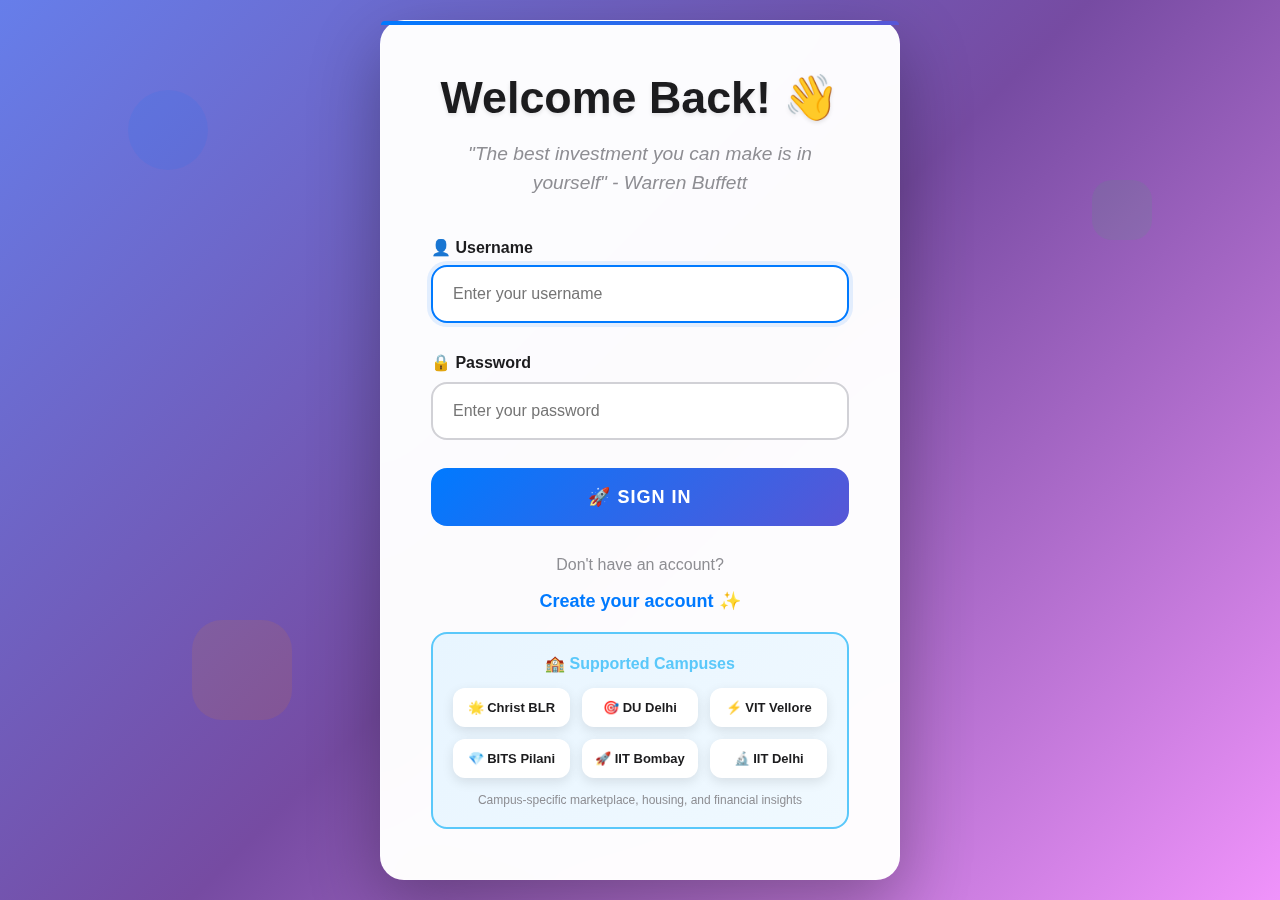
<file: index.html>
<!DOCTYPE html>
<html lang="en">
<head>
    <meta charset="UTF-8">
    
    <!-- 📱 PWA MANIFEST -->
    <link rel="manifest" href="/manifest.json">

    <!-- 🍎 iOS SPECIFIC -->
    <meta name="apple-mobile-web-app-capable" content="yes">
    <meta name="apple-mobile-web-app-status-bar-style" content="default">
    <meta name="apple-mobile-web-app-title" content="Backpack Optimizer">
    <link rel="apple-touch-icon" href="/icons/icon-192.png">
    <link rel="apple-touch-startup-image" href="/icons/icon-512.png">

    <!-- 🤖 ANDROID/CHROME -->
    <meta name="mobile-web-app-capable" content="yes">
    <meta name="theme-color" content="#007AFF">

    <!-- 🪟 WINDOWS -->
    <meta name="msapplication-TileColor" content="#007AFF">
    <meta name="msapplication-TileImage" content="/icons/icon-192.png">

    <!-- 🔍 SEO & SOCIAL -->
    <meta name="application-name" content="Backpack Optimizer">
    <meta name="description" content="AI-powered financial management for Indian students">

    <meta name="viewport" content="width=device-width, initial-scale=1.0">
    <title>Backpack Optimizer - Smart Campus Budgeting Platform</title>
    
    <!-- External Stylesheets -->
    <link rel="stylesheet" href="main.css">
    <link rel="stylesheet" href="auth.css">
</head>
<body>
    <!-- Animated Background -->
    <div class="bg-shapes">
        <div class="shape"></div>
        <div class="shape"></div>
        <div class="shape"></div>
    </div>

    <div class="auth-container">
        <h1 class="auth-title">Welcome Back! 👋</h1>
        <p class="auth-subtitle">"The best investment you can make is in yourself" - Warren Buffett</p>
        
        <form id="loginForm" onsubmit="handleLogin(event)">
            <div class="form-group">
                <label class="form-label" for="username">👤 Username</label>
                <input type="text" class="form-control" id="username" placeholder="Enter your username" required>
            </div>
            
            <div class="form-group">
                <label class="form-label" for="password">🔒 Password</label>
                <input type="password" class="form-control" id="password" placeholder="Enter your password" required>
            </div>
            
            <button type="submit" class="btn">🚀 Sign In</button>
        </form>
        
        <p style="color: var(--system-gray); margin-bottom: 16px;">
            Don't have an account?
        </p>
        <a href="register.html" style="color: var(--primary-blue); text-decoration: none; font-weight: 600; font-size: 18px;">
            Create your account ✨
        </a>

        <!-- Campus Information -->
        <div class="campus-info">
            <p style="font-weight: 700; color: var(--info-cyan); margin-bottom: 15px;">🏫 Supported Campuses</p>
            <div class="campus-grid">
                <div class="campus-item">🌟 Christ BLR</div>
                <div class="campus-item">🎯 DU Delhi</div>
                <div class="campus-item">⚡ VIT Vellore</div>
                <div class="campus-item">💎 BITS Pilani</div>
                <div class="campus-item">🚀 IIT Bombay</div>
                <div class="campus-item">🔬 IIT Delhi</div>
            </div>
            <p style="font-size: 12px; color: var(--system-gray); margin-top: 15px;">
                Campus-specific marketplace, housing, and financial insights
            </p>
        </div>
    </div>

    <!-- Login Footer -->
    <div class="login-footer">
        <p>&copy; 2025 Backpack Optimizer. Smart budgeting for Indian students.</p>
        <p class="developer-credit">
            Developed by Akshat Maheshwari (2343104) - Christ University BCA
        </p>
    </div>

    <!-- External Scripts -->
    <script src="utils.js"></script>
    <script src="auth.js"></script>
</body>
</html>
</file>
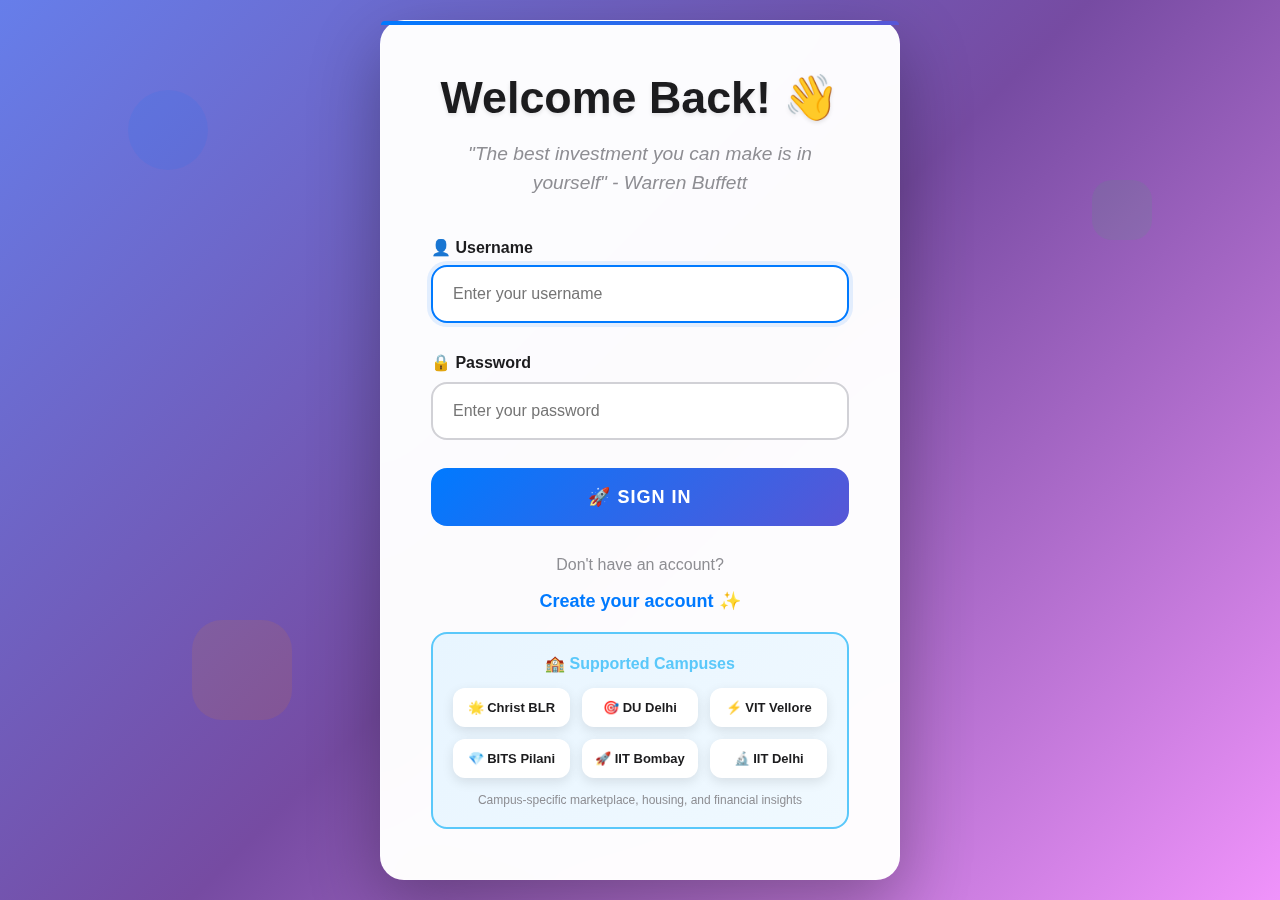
<file: add-expense.html>
<!DOCTYPE html>
<html lang="en">
<head>
    <!-- 📱 PWA MANIFEST -->
    <link rel="manifest" href="/manifest.json">

    <!-- 🍎 iOS SPECIFIC -->
    <meta name="apple-mobile-web-app-capable" content="yes">
    <meta name="apple-mobile-web-app-status-bar-style" content="default">
    <meta name="apple-mobile-web-app-title" content="Backpack Optimizer">
    <link rel="apple-touch-icon" href="/icons/icon-192.png">
    <link rel="apple-touch-startup-image" href="/icons/icon-512.png">

    <!-- 🤖 ANDROID/CHROME -->
    <meta name="mobile-web-app-capable" content="yes">
    <meta name="theme-color" content="#007AFF">

    <!-- 🪟 WINDOWS -->
    <meta name="msapplication-TileColor" content="#007AFF">
    <meta name="msapplication-TileImage" content="/icons/icon-192.png">

    <!-- 🔍 SEO & SOCIAL -->
    <meta name="application-name" content="Backpack Optimizer">
    <meta name="description" content="AI-powered financial management for Indian students">

    <meta charset="UTF-8">
    <meta name="viewport" content="width=device-width, initial-scale=1.0">
    <title>Backpack Optimizer - Add Expense</title>
    
    <!-- External CSS -->
    <link rel="stylesheet" href="add-expense.css">
</head>
<body>
    <!-- 📱 FIXED MOBILE MENU TOGGLE BUTTON -->
    <button class="mobile-menu-toggle" id="mobileMenuToggle" aria-label="Toggle navigation menu">
        <div class="hamburger">
            <span></span>
            <span></span>
            <span></span>
        </div>
    </button>

    <!-- 📱 MOBILE OVERLAY -->
    <div class="mobile-overlay" id="mobileOverlay"></div>

    <!-- Sidebar Navigation -->
    <div class="sidebar" id="sidebar">
        <div class="sidebar-header">
            <div class="logo">🎒 Backpack Optimizer</div>
            <div class="tagline">Smart budgeting for students</div>
        </div>
        
        <div class="user-profile">
            <div class="user-avatar" id="userAvatar">A</div>
            <div id="userName">Loading...</div>
            <div style="font-size: 12px; opacity: 0.8;" id="userCampus">Loading...</div>
        </div>

        <ul class="nav-menu">
            <li class="nav-item">
                <a href="dashboard.html" class="nav-link">
                    <span class="nav-icon">📊</span>
                    <span>Dashboard</span>
                </a>
            </li>
            <li class="nav-item">
                <a href="expenses.html" class="nav-link">
                    <span class="nav-icon">💸</span>
                    <span>My Expenses</span>
                </a>
            </li>
            <li class="nav-item">
                <a href="add-expense.html" class="nav-link active">
                    <span class="nav-icon">➕</span>
                    <span>Add Expense</span>
                </a>
            </li>
            <li class="nav-item">
                <a href="wishboard.html" class="nav-link">
                    <span class="nav-icon">⭐</span>
                    <span>Wishboard</span>
                </a>
            </li>
            <li class="nav-item">
                <a href="marketplace.html" class="nav-link">
                    <span class="nav-icon">🛒</span>
                    <span>Marketplace</span>
                </a>
            </li>
            <li class="nav-item">
                <a href="housing.html" class="nav-link">
                    <span class="nav-icon">🏠</span>
                    <span>Housing</span>
                </a>
            </li>
            <li class="nav-item">
                <a href="analytics.html" class="nav-link">
                    <span class="nav-icon">📈</span>
                    <span>Analytics</span>
                </a>
            </li>
            <li class="nav-item">
                <a href="profile.html" class="nav-link">
                    <span class="nav-icon">👤</span>
                    <span>Profile</span>
                </a>
            </li>
            <li class="nav-item">
                <a href="#" class="nav-link" onclick="logout()">
                    <span class="nav-icon">🚪</span>
                    <span>Logout</span>
                </a>
            </li>
        </ul>
    </div>

    <!-- Main Content -->
    <div class="main-content">
        <div class="page-header">
            <h1 class="page-title">➕ Add Expense</h1>
            <p class="page-subtitle">Record your spending to track your budget</p>
        </div>

        <div class="card">
            <h3 style="margin-bottom: 20px;">💰 Record Your Expense</h3>
            <form id="expenseForm" onsubmit="addExpense(event)">
                <div class="form-row">
                    <div class="form-group">
                        <label class="form-label" for="expenseAmount">💰 Amount (₹)</label>
                        <input type="number" class="form-control" id="expenseAmount" placeholder="0.00" step="0.01" required>
                    </div>
                    <div class="form-group">
                        <label class="form-label" for="expenseCategory">📂 Category</label>
                        <select class="form-control" id="expenseCategory" required>
                            <option value="food">🍕 Food & Dining</option>
                            <option value="transport">🚗 Transportation</option>
                            <option value="entertainment">🎬 Entertainment</option>
                            <option value="education">📚 Education</option>
                            <option value="shopping">🛍️ Shopping</option>
                            <option value="other">🔄 Other</option>
                        </select>
                    </div>
                </div>

                <div class="form-group">
                    <label class="form-label" for="expenseDescription">📝 Description</label>
                    <input type="text" class="form-control" id="expenseDescription" placeholder="Describe your expense in detail" required>
                </div>
                
                <div class="form-row">
                    <div class="form-group">
                        <label class="form-label" for="expenseMood">😊 How did this purchase make you feel?</label>
                        <select class="form-control" id="expenseMood">
                            <option value="happy">😊 Happy - Great purchase!</option>
                            <option value="neutral" selected>😐 Neutral - Necessary expense</option>
                            <option value="sad">😢 Regretful - Wish I didn't buy this</option>
                            <option value="excited">🤩 Excited - Love this purchase!</option>
                        </select>
                    </div>
                    <div class="form-group">
                        <label class="form-label" for="expensePayment">💳 Payment Method</label>
                        <select class="form-control" id="expensePayment">
                            <option value="cash">💵 Cash</option>
                            <option value="card">💳 Card</option>
                            <option value="upi">📱 UPI</option>
                            <option value="other">🔄 Other</option>
                        </select>
                    </div>
                </div>

                <div class="form-group">
                    <label class="form-label" for="expenseNotes">📄 Additional Notes (Optional)</label>
                    <textarea class="form-control" id="expenseNotes" rows="3" placeholder="Any additional details about this expense..."></textarea>
                </div>
                
                <div style="display: flex; gap: 16px; margin-top: 30px;">
                    <button type="submit" class="btn btn-success btn-large">💾 Save Expense</button>
                    <a href="dashboard.html" class="btn btn-secondary btn-large">← Back to Dashboard</a>
                </div>
            </form>
        </div>

        <!-- AI Tips Section -->
        <div class="card" style="background: linear-gradient(135deg, #F0F8FF, #E6F3FF); border: 2px solid var(--primary-blue);">
            <h3 style="color: var(--primary-blue); margin-bottom: 16px;">🤖 Smart Expense Tips</h3>
            <div style="display: grid; grid-template-columns: 1fr 1fr; gap: 20px;">
                <div>
                    <h4 style="color: var(--primary-blue); margin-bottom: 12px;">💡 Category Tips</h4>
                    <ul style="list-style: none; padding: 0;">
                        <li style="margin-bottom: 8px; padding: 8px; background: rgba(0,122,255,0.1); border-radius: 8px;">
                            🍕 <strong>Food:</strong> Try cooking more meals at home to save 20-30%
                        </li>
                        <li style="margin-bottom: 8px; padding: 8px; background: rgba(0,122,255,0.1); border-radius: 8px;">
                            🚗 <strong>Transport:</strong> Use public transport or carpooling to reduce costs
                        </li>
                        <li style="margin-bottom: 8px; padding: 8px; background: rgba(0,122,255,0.1); border-radius: 8px;">
                            🎬 <strong>Entertainment:</strong> Look for student discounts and free events
                        </li>
                    </ul>
                </div>
                <div>
                    <h4 style="color: var(--primary-blue); margin-bottom: 12px;">📊 Your Budget Status</h4>
                    <div id="budgetStatus" style="font-size: 14px; line-height: 1.6;">
                        <div style="margin-bottom: 8px; padding: 8px; background: rgba(0,122,255,0.1); border-radius: 8px;">
                            💰 <strong>Monthly Budget:</strong> ₹<span id="monthlyBudgetDisplay">20,000</span>
                        </div>
                        <div style="margin-bottom: 8px; padding: 8px; background: rgba(0,122,255,0.1); border-radius: 8px;">
                            📈 <strong>Spent so far:</strong> ₹<span id="spentSoFarDisplay">0</span>
                        </div>
                        <div style="margin-bottom: 8px; padding: 8px; background: rgba(0,122,255,0.1); border-radius: 8px;">
                            ⭐ <strong>Remaining:</strong> ₹<span id="remainingDisplay">20,000</span>
                        </div>
                    </div>
                </div>
            </div>
        </div>
    </div>

    <!-- External JavaScript -->
    <script src="add-expense.js"></script>
</body>
</html>
</file>
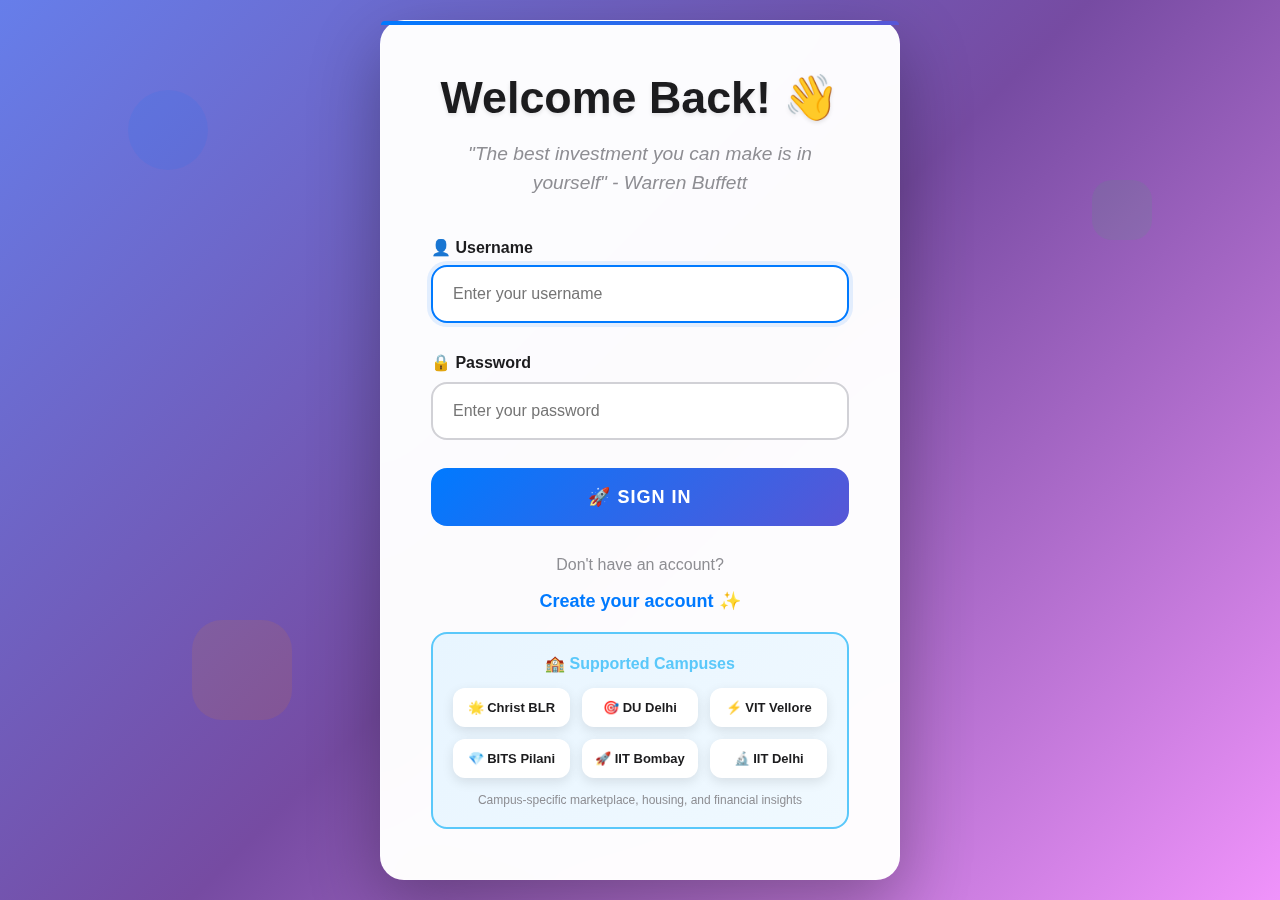
<file: expenses.html>
<!DOCTYPE html>
<html lang="en">
<head>
    <meta charset="UTF-8">
    <!-- 📱 PWA MANIFEST -->
    <link rel="manifest" href="/manifest.json">

    <!-- 🍎 iOS SPECIFIC -->
    <meta name="apple-mobile-web-app-capable" content="yes">
    <meta name="apple-mobile-web-app-status-bar-style" content="default">
    <meta name="apple-mobile-web-app-title" content="Backpack Optimizer">
    <link rel="apple-touch-icon" href="/icons/icon-192.png">
    <link rel="apple-touch-startup-image" href="/icons/icon-512.png">

    <!-- 🤖 ANDROID/CHROME -->
    <meta name="mobile-web-app-capable" content="yes">
    <meta name="theme-color" content="#007AFF">

    <!-- 🪟 WINDOWS -->
    <meta name="msapplication-TileColor" content="#007AFF">
    <meta name="msapplication-TileImage" content="/icons/icon-192.png">

    <!-- 🔍 SEO & SOCIAL -->
    <meta name="application-name" content="Backpack Optimizer">
    <meta name="description" content="AI-powered financial management for Indian students">

    <meta name="viewport" content="width=device-width, initial-scale=1.0">
    <title>Backpack Optimizer - My Expenses</title>
    
    <!-- External CSS -->
    <link rel="stylesheet" href="expenses.css">
</head>
<body>
    <!-- 📱 FIXED MOBILE MENU TOGGLE BUTTON -->
    <button class="mobile-menu-toggle" id="mobileMenuToggle" aria-label="Toggle navigation menu">
        <div class="hamburger">
            <span></span>
            <span></span>
            <span></span>
        </div>
    </button>

    <!-- 📱 MOBILE OVERLAY -->
    <div class="mobile-overlay" id="mobileOverlay"></div>

    <!-- Sidebar Navigation -->
    <div class="sidebar" id="sidebar">
        <div class="sidebar-header">
            <div class="logo">🎒 Backpack Optimizer</div>
            <div class="tagline">Smart budgeting for students</div>
        </div>
        
        <div class="user-profile">
            <div class="user-avatar" id="userAvatar">A</div>
            <div id="userName">Loading...</div>
            <div style="font-size: 12px; opacity: 0.8;" id="userCampus">Loading...</div>
            <div style="font-size: 11px; margin-top: 5px; opacity: 0.7;" id="userRegNumber">Loading...</div>
        </div>

        <ul class="nav-menu">
            <li class="nav-item">
                <a href="dashboard.html" class="nav-link">
                    <span class="nav-icon">📊</span>
                    <span>Dashboard</span>
                </a>
            </li>
            <li class="nav-item">
                <a href="expenses.html" class="nav-link active">
                    <span class="nav-icon">💸</span>
                    <span>My Expenses</span>
                </a>
            </li>
            <li class="nav-item">
                <a href="add-expense.html" class="nav-link">
                    <span class="nav-icon">➕</span>
                    <span>Add Expense</span>
                </a>
            </li>
            <li class="nav-item">
                <a href="wishboard.html" class="nav-link">
                    <span class="nav-icon">⭐</span>
                    <span>Wishboard</span>
                </a>
            </li>
            <li class="nav-item">
                <a href="marketplace.html" class="nav-link">
                    <span class="nav-icon">🛒</span>
                    <span>Marketplace</span>
                </a>
            </li>
            <li class="nav-item">
                <a href="housing.html" class="nav-link">
                    <span class="nav-icon">🏠</span>
                    <span>Housing</span>
                </a>
            </li>
            <li class="nav-item">
                <a href="analytics.html" class="nav-link">
                    <span class="nav-icon">📈</span>
                    <span>Analytics</span>
                </a>
            </li>
            <li class="nav-item">
                <a href="profile.html" class="nav-link">
                    <span class="nav-icon">👤</span>
                    <span>Profile</span>
                </a>
            </li>
            <li class="nav-item">
                <a href="#" class="nav-link" onclick="logout()">
                    <span class="nav-icon">🚪</span>
                    <span>Logout</span>
                </a>
            </li>
        </ul>
    </div>

    <!-- Main Content -->
    <div class="main-content">
        <div class="page-header">
            <h1 class="page-title">💸 My Expenses</h1>
            <p class="page-subtitle">Track every rupee, understand every pattern</p>
        </div>

        <!-- Statistics Overview -->
        <div class="stats-grid">
            <div class="stat-card" style="background: linear-gradient(135deg, #667eea, #764ba2);">
                <div class="stat-value" id="totalExpenses">0</div>
                <div class="stat-label">Total Expenses</div>
            </div>
            <div class="stat-card" style="background: linear-gradient(135deg, #f093fb, #f5576c);">
                <div class="stat-value" id="totalAmount">₹0</div>
                <div class="stat-label">Total Spent</div>
            </div>
            <div class="stat-card" style="background: linear-gradient(135deg, #4facfe, #00f2fe);">
                <div class="stat-value" id="avgExpense">₹0</div>
                <div class="stat-label">Average Expense</div>
            </div>
            <div class="stat-card" style="background: linear-gradient(135deg, #43e97b, #38f9d7);">
                <div class="stat-value" id="thisMonth">₹0</div>
                <div class="stat-label">This Month</div>
            </div>
        </div>

        <!-- Filter & Search -->
        <div class="card">
            <h3 style="margin-bottom: 20px;">🔍 Search & Filter Expenses</h3>
            
            <!-- Search Bar -->
            <div class="search-container">
                <div class="search-icon">🔍</div>
                <input type="text" 
                       id="searchInput" 
                       class="search-input" 
                       placeholder="Search expenses by description, notes, or amount..." 
                       oninput="filterExpenses()">
            </div>

            <div class="form-row">
                <div>
                    <label style="display: block; margin-bottom: 8px; font-weight: 600;">Filter by Category</label>
                    <select id="expenseFilter" class="form-control" onchange="filterExpenses()">
                        <option value="all">All Categories</option>
                        <option value="food">🍕 Food & Dining</option>
                        <option value="transport">🚗 Transportation</option>
                        <option value="entertainment">🎬 Entertainment</option>
                        <option value="education">📚 Education</option>
                        <option value="shopping">🛍️ Shopping</option>
                        <option value="clothing">👕 Clothing</option>
                        <option value="other">🔄 Other</option>
                    </select>
                </div>
                <div>
                    <label style="display: block; margin-bottom: 8px; font-weight: 600;">Sort by</label>
                    <select id="expenseSort" class="form-control" onchange="filterExpenses()">
                        <option value="date-desc">Date (Newest First)</option>
                        <option value="date-asc">Date (Oldest First)</option>
                        <option value="amount-desc">Amount (Highest First)</option>
                        <option value="amount-asc">Amount (Lowest First)</option>
                    </select>
                </div>
            </div>

            <!-- Date Range Filter -->
            <div class="form-row">
                <div>
                    <label style="display: block; margin-bottom: 8px; font-weight: 600;">From Date</label>
                    <input type="date" id="dateFrom" class="form-control" onchange="filterExpenses()">
                </div>
                <div>
                    <label style="display: block; margin-bottom: 8px; font-weight: 600;">To Date</label>
                    <input type="date" id="dateTo" class="form-control" onchange="filterExpenses()">
                </div>
            </div>
        </div>

        <!-- Main Expenses List -->
        <div class="card">
            <div style="display: flex; justify-content: space-between; align-items: center; margin-bottom: 20px;">
                <h3>📋 All Expenses (<span id="expenseCount">0</span>)</h3>
                <a href="add-expense.html" class="btn">➕ Add New Expense</a>
            </div>
            
            <div id="expensesList">
                <!-- Expenses will be populated by JavaScript -->
            </div>

            <!-- Professional Export Section -->
            <div class="export-section">
                <h4 style="margin-bottom: 15px; color: var(--text-primary);">📤 Export Your Expense Data</h4>
                <div class="export-buttons">
                    <button class="export-btn csv-btn" onclick="exportToCSV()">
                        📊 CSV Export
                    </button>
                    <button class="export-btn pdf-btn" onclick="exportToPDF()">
                        📄 PDF Report
                    </button>
                    <button class="export-btn email-btn" onclick="shareViaEmail()">
                        📧 Email Report
                    </button>
                    <button class="export-btn whatsapp-btn" onclick="shareViaWhatsApp()">
                        📱 WhatsApp Share
                    </button>
                </div>
            </div>
        </div>
    </div>

    <!-- External JavaScript -->
    <script src="expenses.js"></script>
</body>
</html>
</file>
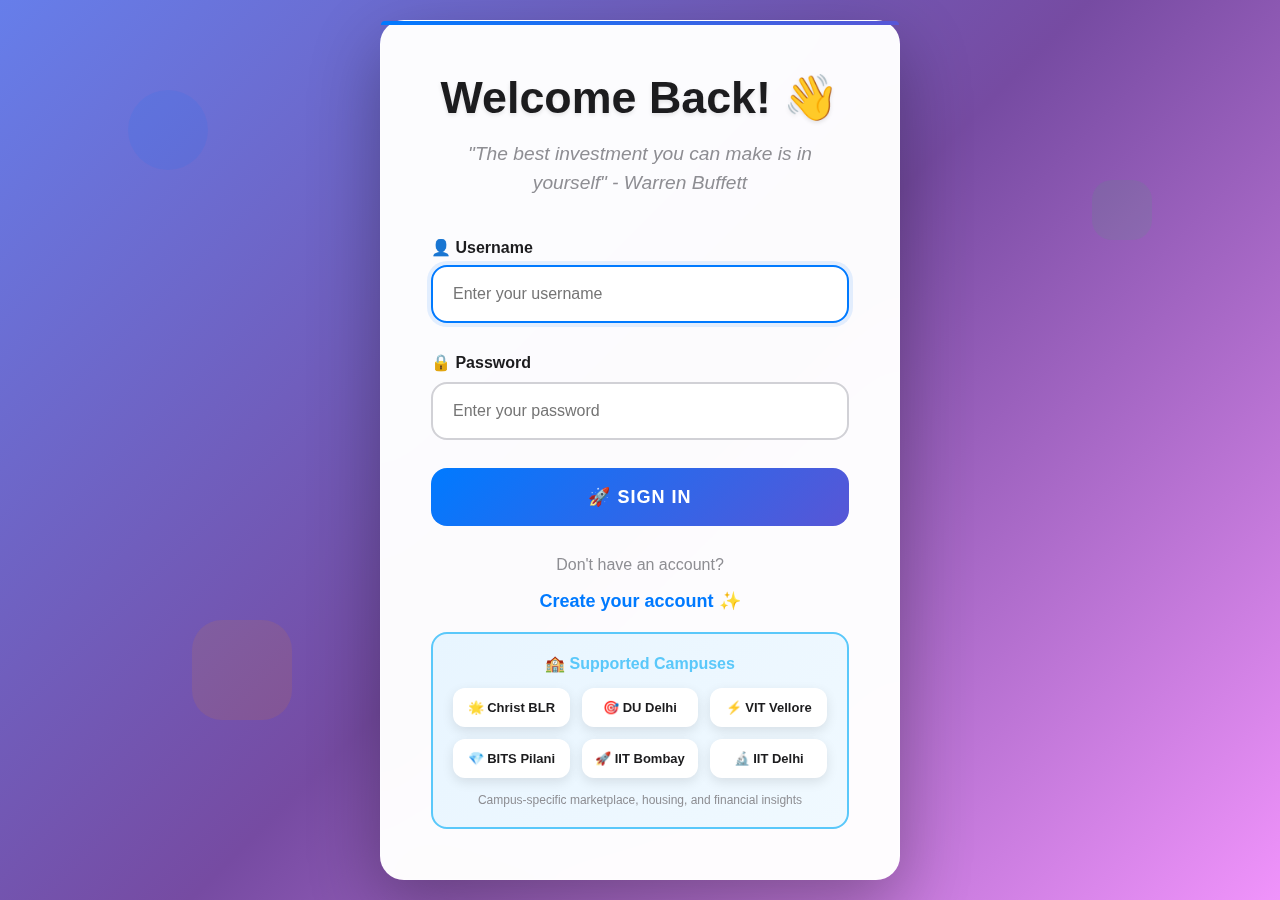
<file: housing.html>
<!DOCTYPE html>
<html lang="en">
<head>
    <meta charset="UTF-8">
    <!-- 📱 PWA MANIFEST -->
    <link rel="manifest" href="/manifest.json">

    <!-- 🍎 iOS SPECIFIC -->
    <meta name="apple-mobile-web-app-capable" content="yes">
    <meta name="apple-mobile-web-app-status-bar-style" content="default">
    <meta name="apple-mobile-web-app-title" content="Backpack Optimizer">
    <link rel="apple-touch-icon" href="/icons/icon-192.png">
    <link rel="apple-touch-startup-image" href="/icons/icon-512.png">

    <!-- 🤖 ANDROID/CHROME -->
    <meta name="mobile-web-app-capable" content="yes">
    <meta name="theme-color" content="#007AFF">

    <!-- 🪟 WINDOWS -->
    <meta name="msapplication-TileColor" content="#007AFF">
    <meta name="msapplication-TileImage" content="/icons/icon-192.png">

    <!-- 🔍 SEO & SOCIAL -->
    <meta name="application-name" content="Backpack Optimizer">
    <meta name="description" content="AI-powered financial management for Indian students">

    <meta name="viewport" content="width=device-width, initial-scale=1.0">
    <title>Backpack Optimizer - Elite Campus Housing</title>
    
    <!-- External CSS -->
    <link rel="stylesheet" href="housing.css">
</head>
<body>
    <!-- 📱 FIXED MOBILE MENU TOGGLE BUTTON -->
    <button class="mobile-menu-toggle" id="mobileMenuToggle" aria-label="Toggle navigation menu">
        <div class="hamburger">
            <span></span>
            <span></span>
            <span></span>
        </div>
    </button>

    <!-- 📱 MOBILE OVERLAY -->
    <div class="mobile-overlay" id="mobileOverlay"></div>

    <!-- Enhanced Sidebar -->
    <div class="sidebar" id="sidebar">
        <div class="sidebar-header">
            <div class="logo">🎒 Backpack Optimizer</div>
            <div class="tagline">Elite Campus Housing</div>
        </div>
        
        <div class="user-profile">
            <div class="user-avatar" id="userAvatar">A</div>
            <div id="userName" style="font-size: 20px; font-weight: 800;">Loading...</div>
            <div id="userCampus" style="font-size: 14px; opacity: 0.9;">Loading...</div>
            <div style="font-size: 12px; margin-top: 8px; opacity: 0.8;" id="userRegNumber">Loading...</div>
            <div style="font-size: 13px; margin-top: 12px; background: rgba(255,255,255,0.2); padding: 8px 15px; border-radius: 12px;">🏠 Housing Pro</div>
        </div>

        <ul class="nav-menu">
            <li class="nav-item">
                <a href="dashboard.html" class="nav-link">
                    <span class="nav-icon">📊</span>
                    <span>Dashboard</span>
                </a>
            </li>
            <li class="nav-item">
                <a href="expenses.html" class="nav-link">
                    <span class="nav-icon">💸</span>
                    <span>My Expenses</span>
                </a>
            </li>
            <li class="nav-item">
                <a href="add-expense.html" class="nav-link">
                    <span class="nav-icon">➕</span>
                    <span>Add Expense</span>
                </a>
            </li>
            <li class="nav-item">
                <a href="wishboard.html" class="nav-link">
                    <span class="nav-icon">⭐</span>
                    <span>Wishboard</span>
                </a>
            </li>
            <li class="nav-item">
                <a href="marketplace.html" class="nav-link">
                    <span class="nav-icon">🛒</span>
                    <span>Marketplace</span>
                </a>
            </li>
            <li class="nav-item">
                <a href="housing.html" class="nav-link active">
                    <span class="nav-icon">🏠</span>
                    <span>Housing</span>
                </a>
            </li>
            <li class="nav-item">
                <a href="analytics.html" class="nav-link">
                    <span class="nav-icon">📈</span>
                    <span>Analytics</span>
                </a>
            </li>
            <li class="nav-item">
                <a href="profile.html" class="nav-link">
                    <span class="nav-icon">👤</span>
                    <span>Profile</span>
                </a>
            </li>
            <li class="nav-item">
                <a href="#" class="nav-link" onclick="logout()">
                    <span class="nav-icon">🚪</span>
                    <span>Logout</span>
                </a>
            </li>
        </ul>
    </div>

    <!-- Enhanced Main Content -->
    <div class="main-content">
        <div class="page-header">
            <h1 class="page-title">🏠 Elite Campus Housing</h1>
            <p class="page-subtitle">Find your perfect home away from home with smart recommendations</p>
            <div class="campus-badge" id="campusBadge">🏛️ Christ University Exclusive</div>
        </div>

        <!-- **NEW: Enhanced Statistics Overview** -->
        <div class="stats-overview">
            <div class="stat-card" style="background: linear-gradient(135deg, #667eea, #764ba2);">
                <span class="stat-icon">🏠</span>
                <div class="stat-value" id="totalListings">0</div>
                <div class="stat-label">Available Homes</div>
            </div>
            <div class="stat-card" style="background: linear-gradient(135deg, #f093fb, #f5576c);">
                <span class="stat-icon">💰</span>
                <div class="stat-value" id="avgRent">₹0</div>
                <div class="stat-label">Average Rent</div>
            </div>
            <div class="stat-card" style="background: linear-gradient(135deg, #4facfe, #00f2fe);">
                <span class="stat-icon">🏘️</span>
                <div class="stat-value" id="totalAreas">0</div>
                <div class="stat-label">Different Areas</div>
            </div>
            <div class="stat-card" style="background: linear-gradient(135deg, #43e97b, #38f9d7);">
                <span class="stat-icon">👥</span>
                <div class="stat-value" id="totalHosts">0</div>
                <div class="stat-label">Verified Hosts</div>
            </div>
            <div class="stat-card" style="background: linear-gradient(135deg, #FFD700, #FFA500);">
                <span class="stat-icon">🎓</span>
                <div class="stat-value" id="campusOnly">100%</div>
                <div class="stat-label">Student Safe</div>
            </div>
        </div>

        <!-- Enhanced List Property Form -->
        <div class="card">
            <h3 style="margin-bottom: 25px; font-size: 24px; font-weight: 900;">🏡 List Your Property</h3>
            <form id="housingForm" onsubmit="listHousing(event)">
                <div class="form-row">
                    <div class="form-group">
                        <label class="form-label" for="housingTitle">🏠 Property Title</label>
                        <input type="text" class="form-control" id="housingTitle" placeholder="e.g., Luxury 2BHK Near Christ University with Modern Amenities" required>
                    </div>
                    <div class="form-group">
                        <label class="form-label" for="housingRent">💰 Monthly Rent (₹)</label>
                        <input type="number" class="form-control" id="housingRent" placeholder="0.00" step="100" required>
                    </div>
                </div>
                <div class="form-row">
                    <div class="form-group">
                        <label class="form-label" for="housingLocation">📍 Detailed Location</label>
                        <input type="text" class="form-control" id="housingLocation" placeholder="e.g., Hosur Road, Electronic City Phase 1, Near Christ University Main Gate" required>
                    </div>
                    <div class="form-group">
                        <label class="form-label" for="housingType">🏠 Property Type</label>
                        <select class="form-control" id="housingType" required>
                            <option value="apartment">🏢 Apartment/Flat</option>
                            <option value="pg">🏠 PG/Paying Guest</option>
                            <option value="room">🚪 Single Room</option>
                            <option value="villa">🏡 Villa/Independent House</option>
                            <option value="shared">👥 Shared Room</option>
                            <option value="studio">🎨 Studio Apartment</option>
                        </select>
                    </div>
                </div>
                <div class="form-row-3">
                    <div class="form-group">
                        <label class="form-label" for="housingBedrooms">🛏️ Bedrooms</label>
                        <select class="form-control" id="housingBedrooms" required>
                            <option value="1">1 Bedroom</option>
                            <option value="2">2 Bedrooms</option>
                            <option value="3">3 Bedrooms</option>
                            <option value="4">4+ Bedrooms</option>
                        </select>
                    </div>
                    <div class="form-group">
                        <label class="form-label" for="housingBathrooms">🚿 Bathrooms</label>
                        <select class="form-control" id="housingBathrooms" required>
                            <option value="1">1 Bathroom</option>
                            <option value="2">2 Bathrooms</option>
                            <option value="3">3+ Bathrooms</option>
                        </select>
                    </div>
                    <div class="form-group">
                        <label class="form-label" for="housingFurnished">🛋️ Furnishing Status</label>
                        <select class="form-control" id="housingFurnished" required>
                            <option value="fully">✅ Fully Furnished</option>
                            <option value="semi">🔧 Semi Furnished</option>
                            <option value="unfurnished">❌ Unfurnished</option>
                        </select>
                    </div>
                </div>

                <!-- **NEW: Professional Image Upload Section** -->
                <div class="form-group">
                    <label class="form-label">📸 Property Images</label>
                    <div class="image-upload-section" id="imageUploadSection" onclick="document.getElementById('imageUpload').click()">
                        <span class="upload-icon">🏠</span>
                        <div class="upload-text">Click to Add Property Images</div>
                        <div class="upload-subtext">Add up to 8 high-quality photos showcasing your property</div>
                        <input type="file" id="imageUpload" multiple accept="image/*" onchange="handleImageUpload(event)">
                        <div class="image-preview-container" id="imagePreviewContainer"></div>
                    </div>
                </div>

                <div class="form-group">
                    <label class="form-label">⭐ Premium Amenities (Select all available)</label>
                    <div class="amenities-checkboxes">
                        <label class="checkbox-item">
                            <input type="checkbox" id="wifi" value="High-Speed WiFi">
                            <span>📶 High-Speed WiFi</span>
                        </label>
                        <label class="checkbox-item">
                            <input type="checkbox" id="ac" value="Air Conditioning">
                            <span>❄️ Air Conditioning</span>
                        </label>
                        <label class="checkbox-item">
                            <input type="checkbox" id="parking" value="Parking">
                            <span>🚗 Dedicated Parking</span>
                        </label>
                        <label class="checkbox-item">
                            <input type="checkbox" id="laundry" value="Laundry">
                            <span>👕 Laundry Service</span>
                        </label>
                        <label class="checkbox-item">
                            <input type="checkbox" id="gym" value="Gym">
                            <span>💪 Fitness Center</span>
                        </label>
                        <label class="checkbox-item">
                            <input type="checkbox" id="security" value="24/7 Security">
                            <span>🛡️ 24/7 Security</span>
                        </label>
                        <label class="checkbox-item">
                            <input type="checkbox" id="kitchen" value="Modular Kitchen">
                            <span>🍳 Modular Kitchen</span>
                        </label>
                        <label class="checkbox-item">
                            <input type="checkbox" id="balcony" value="Balcony">
                            <span>🌅 Balcony/Terrace</span>
                        </label>
                        <label class="checkbox-item">
                            <input type="checkbox" id="elevator" value="Elevator">
                            <span>🛗 Elevator Access</span>
                        </label>
                        <label class="checkbox-item">
                            <input type="checkbox" id="powerbackup" value="Power Backup">
                            <span>⚡ Power Backup</span>
                        </label>
                    </div>
                </div>
                <div class="form-row">
                    <div class="form-group">
                        <label class="form-label" for="housingContact">📞 Contact Information</label>
                        <input type="text" class="form-control" id="housingContact" placeholder="WhatsApp: +91-9876543210 | Email: contact@example.com" required>
                    </div>
                    <div class="form-group">
                        <label class="form-label" for="housingDeposit">💎 Security Deposit (₹)</label>
                        <input type="number" class="form-control" id="housingDeposit" placeholder="0.00" step="100">
                    </div>
                </div>
                <div class="form-group">
                    <label class="form-label" for="housingDescription">📝 Comprehensive Description</label>
                    <textarea class="form-control" id="housingDescription" rows="6" placeholder="Provide detailed information about your property:
• Room specifications and layout
• Nearby facilities (markets, hospitals, transport)
• House rules and preferences
• Included utilities and services
• Distance from college/university
• Special features or unique selling points
• Any restrictions or requirements for tenants..." required></textarea>
                </div>
                <button type="submit" class="btn btn-success" style="padding: 20px 40px; font-size: 18px;">
                    🏡 List Property on Platform
                </button>
            </form>
        </div>

        <!-- Enhanced Browse Housing -->
        <div class="card">
            <h3 style="margin-bottom: 25px; font-size: 24px; font-weight: 900;">🔍 Find Your Perfect Home</h3>
            <div class="form-row-3">
                <div class="form-group">
                    <label class="form-label" for="housingSearch">🔍 Search Properties</label>
                    <input type="text" class="form-control" id="housingSearch" placeholder="Search by location, type, or amenities..." onkeyup="filterHousing()">
                </div>
                <div class="form-group">
                    <label class="form-label" for="housingTypeFilter">🏠 Property Type</label>
                    <select class="form-control" id="housingTypeFilter" onchange="filterHousing()">
                        <option value="all">All Property Types</option>
                        <option value="apartment">🏢 Apartment/Flat</option>
                        <option value="pg">🏠 PG/Paying Guest</option>
                        <option value="room">🚪 Single Room</option>
                        <option value="villa">🏡 Villa/House</option>
                        <option value="shared">👥 Shared Room</option>
                        <option value="studio">🎨 Studio Apartment</option>
                    </select>
                </div>
                <div class="form-group">
                    <label class="form-label" for="rentSort">💰 Sort Properties</label>
                    <select class="form-control" id="rentSort" onchange="filterHousing()">
                        <option value="newest">🆕 Newest Listings</option>
                        <option value="rent-low">💰 Rent: Low to High</option>
                        <option value="rent-high">💎 Rent: High to Low</option>
                        <option value="popular">⭐ Most Popular</option>
                    </select>
                </div>
            </div>
        </div>

        <!-- Enhanced Housing Listings Display -->
        <div class="card">
            <h3 style="margin-bottom: 25px; font-size: 24px; font-weight: 900;">🏠 Available Properties (<span id="listingCount">0</span>)</h3>
            <div class="housing-grid" id="housingGrid">
                <!-- Housing items will be populated by JavaScript -->
            </div>
        </div>
    </div>

    <!-- External JavaScript -->
    <script src="housing.js"></script>
</body>
</html>
</file>
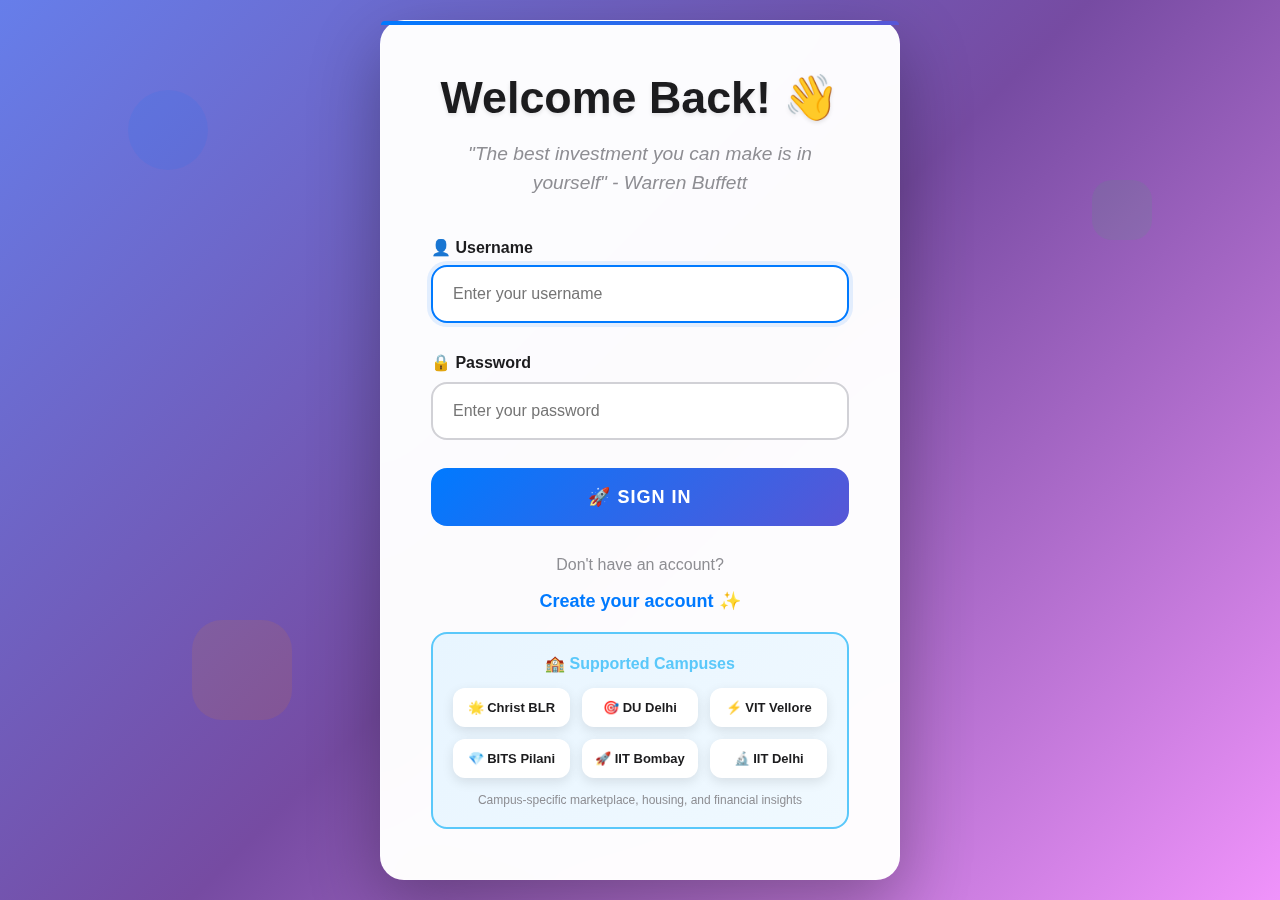
<file: marketplace.html>
<!DOCTYPE html>
<html lang="en">
<head>
    <meta charset="UTF-8">
    <!-- 📱 PWA MANIFEST -->
    <link rel="manifest" href="/manifest.json">

    <!-- 🍎 iOS SPECIFIC -->
    <meta name="apple-mobile-web-app-capable" content="yes">
    <meta name="apple-mobile-web-app-status-bar-style" content="default">
    <meta name="apple-mobile-web-app-title" content="Backpack Optimizer">
    <link rel="apple-touch-icon" href="/icons/icon-192.png">
    <link rel="apple-touch-startup-image" href="/icons/icon-512.png">

    <!-- 🤖 ANDROID/CHROME -->
    <meta name="mobile-web-app-capable" content="yes">
    <meta name="theme-color" content="#007AFF">

    <!-- 🪟 WINDOWS -->
    <meta name="msapplication-TileColor" content="#007AFF">
    <meta name="msapplication-TileImage" content="/icons/icon-192.png">

    <!-- 🔍 SEO & SOCIAL -->
    <meta name="application-name" content="Backpack Optimizer">
    <meta name="description" content="AI-powered financial management for Indian students">

    <meta name="viewport" content="width=device-width, initial-scale=1.0">
    <title>Backpack Optimizer - Elite Campus Marketplace</title>
    
    <!-- External CSS -->
    <link rel="stylesheet" href="marketplace.css">
</head>
<body>
    <!-- 📱 FIXED MOBILE MENU TOGGLE BUTTON -->
    <button class="mobile-menu-toggle" id="mobileMenuToggle" aria-label="Toggle navigation menu">
        <div class="hamburger">
            <span></span>
            <span></span>
            <span></span>
        </div>
    </button>

    <!-- 📱 MOBILE OVERLAY -->
    <div class="mobile-overlay" id="mobileOverlay"></div>

    <!-- Enhanced Sidebar -->
    <div class="sidebar" id="sidebar">
        <div class="sidebar-header">
            <div class="logo">🎒 Backpack Optimizer</div>
            <div class="tagline">Elite Campus Marketplace</div>
        </div>
        
        <div class="user-profile">
            <div class="user-avatar" id="userAvatar">A</div>
            <div id="userName" style="font-size: 20px; font-weight: 800;">Loading...</div>
            <div id="userCampus" style="font-size: 14px; opacity: 0.9;">Loading...</div>
            <div style="font-size: 12px; margin-top: 8px; opacity: 0.8;" id="userRegNumber">Loading...</div>
            <div style="font-size: 13px; margin-top: 12px; background: rgba(255,255,255,0.2); padding: 8px 15px; border-radius: 12px;">🏪 Marketplace Pro</div>
        </div>

        <ul class="nav-menu">
            <li class="nav-item">
                <a href="dashboard.html" class="nav-link">
                    <span class="nav-icon">📊</span>
                    <span>Dashboard</span>
                </a>
            </li>
            <li class="nav-item">
                <a href="expenses.html" class="nav-link">
                    <span class="nav-icon">💸</span>
                    <span>My Expenses</span>
                </a>
            </li>
            <li class="nav-item">
                <a href="add-expense.html" class="nav-link">
                    <span class="nav-icon">➕</span>
                    <span>Add Expense</span>
                </a>
            </li>
            <li class="nav-item">
                <a href="wishboard.html" class="nav-link">
                    <span class="nav-icon">⭐</span>
                    <span>Wishboard</span>
                </a>
            </li>
            <li class="nav-item">
                <a href="marketplace.html" class="nav-link active">
                    <span class="nav-icon">🛒</span>
                    <span>Marketplace</span>
                </a>
            </li>
            <li class="nav-item">
                <a href="housing.html" class="nav-link">
                    <span class="nav-icon">🏠</span>
                    <span>Housing</span>
                </a>
            </li>
            <li class="nav-item">
                <a href="analytics.html" class="nav-link">
                    <span class="nav-icon">📈</span>
                    <span>Analytics</span>
                </a>
            </li>
            <li class="nav-item">
                <a href="profile.html" class="nav-link">
                    <span class="nav-icon">👤</span>
                    <span>Profile</span>
                </a>
            </li>
            <li class="nav-item">
                <a href="#" class="nav-link" onclick="logout()">
                    <span class="nav-icon">🚪</span>
                    <span>Logout</span>
                </a>
            </li>
        </ul>
    </div>

    <!-- Enhanced Main Content -->
    <div class="main-content">
        <div class="page-header">
            <h1 class="page-title">🛒 Elite Campus Marketplace</h1>
            <p class="page-subtitle">Buy and sell exclusively with your campus community</p>
            <div class="campus-badge" id="campusBadge">🏛️ Christ University Exclusive</div>
        </div>

        <!-- Enhanced Statistics Overview -->
        <div class="stats-overview">
            <div class="stat-card" style="background: linear-gradient(135deg, #667eea, #764ba2);">
                <span class="stat-icon">🛍️</span>
                <div class="stat-value" id="totalItems">0</div>
                <div class="stat-label">Items Available</div>
            </div>
            <div class="stat-card" style="background: linear-gradient(135deg, #f093fb, #f5576c);">
                <span class="stat-icon">💰</span>
                <div class="stat-value" id="avgPrice">₹0</div>
                <div class="stat-label">Average Price</div>
            </div>
            <div class="stat-card" style="background: linear-gradient(135deg, #4facfe, #00f2fe);">
                <span class="stat-icon">🏪</span>
                <div class="stat-value" id="totalSellers">0</div>
                <div class="stat-label">Active Sellers</div>
            </div>
            <div class="stat-card" style="background: linear-gradient(135deg, #43e97b, #38f9d7);">
                <span class="stat-icon">👁️</span>
                <div class="stat-value" id="totalViews">0</div>
                <div class="stat-label">Total Views</div>
            </div>
            <div class="stat-card" style="background: linear-gradient(135deg, #FFD700, #FFA500);">
                <span class="stat-icon">🎓</span>
                <div class="stat-value" id="campusOnly">100%</div>
                <div class="stat-label">Campus Only</div>
            </div>
        </div>

        <!-- Enhanced Sell Item Form -->
        <div class="card">
            <h3 style="margin-bottom: 25px; font-size: 24px; font-weight: 900;">🏷️ List Your Item for Sale</h3>
            <form id="sellItemForm" onsubmit="sellItem(event)">
                <div class="form-row">
                    <div class="form-group">
                        <label class="form-label" for="itemTitle">📝 Item Title</label>
                        <input type="text" class="form-control" id="itemTitle" placeholder="e.g., iPhone 14 Pro Max 256GB Space Black" required>
                    </div>
                    <div class="form-group">
                        <label class="form-label" for="itemPrice">💰 Price (₹)</label>
                        <input type="number" class="form-control" id="itemPrice" placeholder="0.00" step="0.01" required>
                    </div>
                </div>
                <div class="form-row">
                    <div class="form-group">
                        <label class="form-label" for="itemCategory">📂 Category</label>
                        <select class="form-control" id="itemCategory" required>
                            <option value="electronics">📱 Electronics & Gadgets</option>
                            <option value="books">📚 Books & Study Materials</option>
                            <option value="furniture">🪑 Furniture & Decor</option>
                            <option value="clothing">👕 Clothing & Fashion</option>
                            <option value="sports">⚽ Sports & Fitness</option>
                            <option value="vehicles">🚗 Vehicles & Accessories</option>
                            <option value="musical">🎵 Musical Instruments</option>
                            <option value="other">🌟 Other Items</option>
                        </select>
                    </div>
                    <div class="form-group">
                        <label class="form-label" for="itemCondition">✨ Condition</label>
                        <select class="form-control" id="itemCondition" required>
                            <option value="new">✨ Brand New - Never Used</option>
                            <option value="excellent">🌟 Excellent - Like New</option>
                            <option value="good">👍 Good - Minor Usage</option>
                            <option value="fair">👌 Fair - Well Used</option>
                        </select>
                    </div>
                </div>

                <!-- Professional Image Upload Section -->
                <div class="form-group">
                    <label class="form-label">📸 Product Images</label>
                    <div class="image-upload-section" id="imageUploadSection" onclick="document.getElementById('imageUpload').click()">
                        <span class="upload-icon">📸</span>
                        <div class="upload-text">Click to Add Product Images</div>
                        <div class="upload-subtext">Add up to 5 high-quality photos (JPG, PNG, WebP - Max 5MB each)</div>
                        <input type="file" id="imageUpload" multiple accept="image/*" onchange="handleImageUpload(event)">
                        <div class="image-preview-container" id="imagePreviewContainer"></div>
                    </div>
                </div>

                <div class="form-group">
                    <label class="form-label" for="itemDescription">📄 Detailed Description</label>
                    <textarea class="form-control" id="itemDescription" rows="5" placeholder="Provide a comprehensive description including:
• Specifications and features
• Current condition and any defects
• Reason for selling
• Purchase date and warranty info
• Original accessories included
• Any additional details buyers should know..." required></textarea>
                </div>
                <div class="form-row">
                    <div class="form-group">
                        <label class="form-label" for="itemContact">📞 Contact Information</label>
                        <input type="text" class="form-control" id="itemContact" placeholder="WhatsApp: +91-9876543210 or Email: your.email@domain.com" required>
                    </div>
                    <div class="form-group">
                        <label class="form-label" for="itemNegotiable">💬 Price Negotiation</label>
                        <select class="form-control" id="itemNegotiable">
                            <option value="yes">✅ Open to reasonable negotiations</option>
                            <option value="no">❌ Fixed price - no negotiations</option>
                        </select>
                    </div>
                </div>
                <button type="submit" class="btn btn-success" style="padding: 20px 40px; font-size: 18px;">
                    🏷️ List Item on Marketplace
                </button>
            </form>
        </div>

        <!-- Enhanced Browse Items -->
        <div class="card">
            <h3 style="margin-bottom: 25px; font-size: 24px; font-weight: 900;">🔍 Browse Campus Items</h3>
            <div class="form-row-3">
                <div class="form-group">
                    <label class="form-label" for="searchItems">🔍 Search Items</label>
                    <input type="text" class="form-control" id="searchItems" placeholder="Search by title, description, or seller..." onkeyup="filterItems()">
                </div>
                <div class="form-group">
                    <label class="form-label" for="categoryFilter">📂 Category Filter</label>
                    <select class="form-control" id="categoryFilter" onchange="filterItems()">
                        <option value="all">All Categories</option>
                        <option value="electronics">📱 Electronics</option>
                        <option value="books">📚 Books</option>
                        <option value="furniture">🪑 Furniture</option>
                        <option value="clothing">👕 Clothing</option>
                        <option value="sports">⚽ Sports</option>
                        <option value="vehicles">🚗 Vehicles</option>
                        <option value="musical">🎵 Musical</option>
                        <option value="other">🌟 Other</option>
                    </select>
                </div>
                <div class="form-group">
                    <label class="form-label" for="priceSort">💰 Sort By</label>
                    <select class="form-control" id="priceSort" onchange="filterItems()">
                        <option value="newest">🆕 Newest Listings</option>
                        <option value="price-low">💰 Price: Low to High</option>
                        <option value="price-high">💎 Price: High to Low</option>
                        <option value="popular">👁️ Most Viewed</option>
                    </select>
                </div>
            </div>
        </div>

        <!-- Enhanced Marketplace Items Display -->
        <div class="card">
            <h3 style="margin-bottom: 25px; font-size: 24px; font-weight: 900;">🛍️ Available Items (<span id="itemCount">0</span>)</h3>
            <div class="marketplace-grid" id="marketplaceGrid">
                <!-- Items will be populated by JavaScript -->
            </div>
        </div>
    </div>

    <!-- External JavaScript -->
    <script src="marketplace.js"></script>
</body>
</html>
</file>
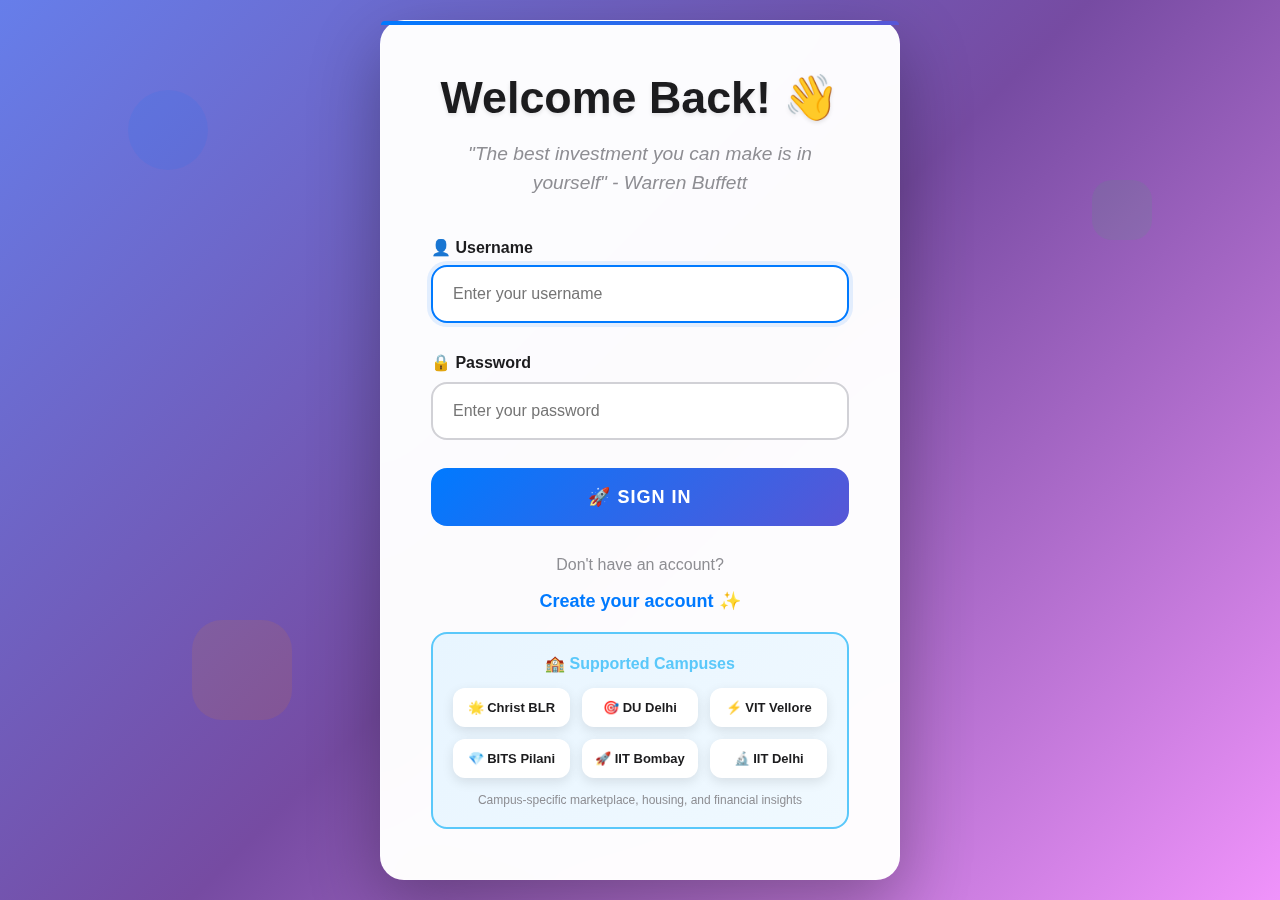
<file: profile.html>
<!DOCTYPE html>
<html lang="en">
<head>
    <meta charset="UTF-8">
    <!-- 📱 PWA MANIFEST -->
    <link rel="manifest" href="/manifest.json">

    <!-- 🍎 iOS SPECIFIC -->
    <meta name="apple-mobile-web-app-capable" content="yes">
    <meta name="apple-mobile-web-app-status-bar-style" content="default">
    <meta name="apple-mobile-web-app-title" content="Backpack Optimizer">
    <link rel="apple-touch-icon" href="/icons/icon-192.png">
    <link rel="apple-touch-startup-image" href="/icons/icon-512.png">

    <!-- 🤖 ANDROID/CHROME -->
    <meta name="mobile-web-app-capable" content="yes">
    <meta name="theme-color" content="#007AFF">

    <!-- 🪟 WINDOWS -->
    <meta name="msapplication-TileColor" content="#007AFF">
    <meta name="msapplication-TileImage" content="/icons/icon-192.png">

    <!-- 🔍 SEO & SOCIAL -->
    <meta name="application-name" content="Backpack Optimizer">
    <meta name="description" content="AI-powered financial management for Indian students">

    <meta name="viewport" content="width=device-width, initial-scale=1.0">
    <title>Backpack Optimizer - Elite Profile Dashboard</title>
    
    <!-- External CSS -->
    <link rel="stylesheet" href="profile.css">
</head>
<body>
    <!-- 📱 FIXED MOBILE MENU TOGGLE BUTTON -->
    <button class="mobile-menu-toggle" id="mobileMenuToggle" aria-label="Toggle navigation menu">
        <div class="hamburger">
            <span></span>
            <span></span>
            <span></span>
        </div>
    </button>

    <!-- 📱 MOBILE OVERLAY -->
    <div class="mobile-overlay" id="mobileOverlay"></div>

    <!-- Enhanced Sidebar -->
    <div class="sidebar" id="sidebar">
        <div class="sidebar-header">
            <div class="logo">🎒 Backpack Optimizer</div>
            <div class="tagline">Elite Profile Dashboard</div>
        </div>
        
        <div class="user-profile">
            <div class="user-avatar" id="userAvatar">A</div>
            <div id="userName" style="font-size: 20px; font-weight: 800;">Loading...</div>
            <div id="userCampus" style="font-size: 14px; opacity: 0.9;">Loading...</div>
            <div style="font-size: 12px; margin-top: 8px; opacity: 0.8;" id="userRegNumber">Loading...</div>
            <div style="font-size: 13px; margin-top: 12px; background: rgba(255,255,255,0.2); padding: 8px 15px; border-radius: 12px;">👤 Profile Master</div>
        </div>

        <ul class="nav-menu">
            <li class="nav-item">
                <a href="dashboard.html" class="nav-link">
                    <span class="nav-icon">📊</span>
                    <span>Dashboard</span>
                </a>
            </li>
            <li class="nav-item">
                <a href="expenses.html" class="nav-link">
                    <span class="nav-icon">💸</span>
                    <span>My Expenses</span>
                </a>
            </li>
            <li class="nav-item">
                <a href="add-expense.html" class="nav-link">
                    <span class="nav-icon">➕</span>
                    <span>Add Expense</span>
                </a>
            </li>
            <li class="nav-item">
                <a href="wishboard.html" class="nav-link">
                    <span class="nav-icon">⭐</span>
                    <span>Wishboard</span>
                </a>
            </li>
            <li class="nav-item">
                <a href="marketplace.html" class="nav-link">
                    <span class="nav-icon">🛒</span>
                    <span>Marketplace</span>
                </a>
            </li>
            <li class="nav-item">
                <a href="housing.html" class="nav-link">
                    <span class="nav-icon">🏠</span>
                    <span>Housing</span>
                </a>
            </li>
            <li class="nav-item">
                <a href="analytics.html" class="nav-link">
                    <span class="nav-icon">📈</span>
                    <span>Analytics</span>
                </a>
            </li>
            <li class="nav-item">
                <a href="profile.html" class="nav-link active">
                    <span class="nav-icon">👤</span>
                    <span>Profile</span>
                </a>
            </li>
            <li class="nav-item">
                <a href="#" class="nav-link" onclick="logout()">
                    <span class="nav-icon">🚪</span>
                    <span>Logout</span>
                </a>
            </li>
        </ul>
    </div>

    <!-- Enhanced Main Content -->
    <div class="main-content">
        <div class="page-header">
            <h1 class="page-title">👤 Elite Profile Dashboard</h1>
            <p class="page-subtitle">Your complete financial journey and achievements showcase</p>
            <div class="premium-badge">🏆 World's Most Advanced Student Profile</div>
        </div>

        <!-- Enhanced Profile Header with Image Support -->
        <div class="profile-header">
            <div class="profile-main-info">
                <div class="profile-image-container">
                    <div class="profile-avatar-large" id="profileAvatarLarge">
                        A
                    </div>
                    
                    <!-- Enhanced Camera/Upload Button -->
                    <div class="image-upload-btn" onclick="showImageOptions()" title="Change Profile Picture">
                        📸
                    </div>
                </div>
                
                <div class="profile-text-info">
                    <h2 id="profileDisplayName">Loading...</h2>
                    <p id="profileDisplayCampus">Loading...</p>
                    <p style="font-size: 1.1rem; opacity: 0.85;" id="profileDisplayRegNumber">Loading...</p>
                    <p style="font-size: 1rem; opacity: 0.8;" id="profileDisplayEmail">Loading...</p>
                    <div class="personality-display" id="profilePersonality">🌱 Smart Budgeter</div>
                </div>
            </div>
            <button class="edit-profile-btn" onclick="showEditForm()">
                ✏️ Edit Profile
            </button>
        </div>

        <!-- Enhanced Statistics Overview -->
        <div class="stats-overview">
            <div class="stat-card" style="background: linear-gradient(135deg, #FF6B6B, #FF8E53);">
                <span class="stat-icon">📊</span>
                <div class="stat-value" id="profileTotalExpenses">0</div>
                <div class="stat-label">Total Expenses</div>
            </div>
            <div class="stat-card" style="background: linear-gradient(135deg, #4ECDC4, #44A08D);">
                <span class="stat-icon">💰</span>
                <div class="stat-value" id="profileAvgDaily">₹0</div>
                <div class="stat-label">Avg Per Expense</div>
            </div>
            <div class="stat-card" style="background: linear-gradient(135deg, #A8E6CF, #7FCDCD);">
                <span class="stat-icon">🏆</span>
                <div class="stat-value" id="profileTopCategory">🔄 None</div>
                <div class="stat-label">Top Category</div>
            </div>
            <div class="stat-card" style="background: linear-gradient(135deg, #FFD93D, #6BCF7F);">
                <span class="stat-icon">💎</span>
                <div class="stat-value" id="profileSavingsRate">100%</div>
                <div class="stat-label">Budget Remaining</div>
            </div>
            <div class="stat-card" style="background: linear-gradient(135deg, #667eea, #764ba2);">
                <span class="stat-icon">🎯</span>
                <div class="stat-value" id="profileStreak">0</div>
                <div class="stat-label">Day Streak</div>
            </div>
        </div>

        <!-- Progress Tracking Section -->
        <div class="progress-section">
            <div class="progress-header">
                <div class="progress-icon">📈</div>
                <div>
                    <h3 style="margin: 0; font-weight: 900; color: var(--primary-blue);">Financial Growth Progress</h3>
                    <p style="margin: 0; color: var(--system-gray); font-size: 14px;">Track your journey to financial excellence</p>
                </div>
            </div>
            <div class="progress-grid">
                <div class="progress-item">
                    <div class="progress-value" id="monthlyProgress">0%</div>
                    <div class="progress-label">Monthly Budget Used</div>
                </div>
                <div class="progress-item">
                    <div class="progress-value" id="savingsGoal">₹0</div>
                    <div class="progress-label">Monthly Savings</div>
                </div>
                <div class="progress-item">
                    <div class="progress-value" id="efficiencyScore">100%</div>
                    <div class="progress-label">Spending Efficiency</div>
                </div>
                <div class="progress-item">
                    <div class="progress-value" id="goalProgress">0/3</div>
                    <div class="progress-label">Goals Completed</div>
                </div>
            </div>
        </div>

        <!-- Enhanced Achievement System -->
        <div class="card">
            <h3 style="margin-bottom: 25px; color: var(--text-primary); font-weight: 900; font-size: 24px;">🏆 Achievement Showcase</h3>
            <div class="achievement-grid" id="achievementBadges">
                <div class="achievement-badge" style="background: linear-gradient(135deg, #34C759, #20B2AA);">
                    <div class="badge-date">Today</div>
                    <div class="badge-icon">🌱</div>
                    <div class="badge-title">Financial Journey Begun</div>
                    <div class="badge-description">Started your smart budgeting adventure with Backpack Optimizer</div>
                </div>
                <div class="achievement-badge" style="background: linear-gradient(135deg, #007AFF, #5856D6);">
                    <div class="badge-date">Locked</div>
                    <div class="badge-icon">📊</div>
                    <div class="badge-title">Consistent Tracker</div>
                    <div class="badge-description">Track expenses for 7 consecutive days</div>
                </div>
                <div class="achievement-badge" style="background: linear-gradient(135deg, #FF9500, #FFD700);">
                    <div class="badge-date">Locked</div>
                    <div class="badge-icon">💎</div>
                    <div class="badge-title">Budget Master</div>
                    <div class="badge-description">Stay within monthly budget for 30 days</div>
                </div>
                <div class="achievement-badge" style="background: linear-gradient(135deg, #FF3B30, #FF6B6B);">
                    <div class="badge-date">Locked</div>
                    <div class="badge-icon">🚀</div>
                    <div class="badge-title">Savings Champion</div>
                    <div class="badge-description">Save 20% of monthly budget</div>
                </div>
                <div class="achievement-badge" style="background: linear-gradient(135deg, #AF52DE, #FF2D92);">
                    <div class="badge-date">Locked</div>
                    <div class="badge-icon">🎯</div>
                    <div class="badge-title">Goal Achiever</div>
                    <div class="badge-description">Complete first wishboard goal</div>
                </div>
                <div class="achievement-badge" style="background: linear-gradient(135deg, #30D158, #64D2FF);">
                    <div class="badge-date">Locked</div>
                    <div class="badge-icon">👑</div>
                    <div class="badge-title">Elite Student</div>
                    <div class="badge-description">Unlock all achievements and become a financial master</div>
                </div>
            </div>
        </div>

        <!-- Enhanced Edit Profile Form -->
        <div class="card" id="editProfileCard" style="display: none;">
            <h3 style="margin-bottom: 25px; font-size: 24px; font-weight: 900;">✏️ Edit Profile Information</h3>
            <form id="editProfileForm" onsubmit="updateProfile(event)">
                <div class="form-row">
                    <div class="form-group">
                        <label class="form-label" for="editUsername">👤 Full Name</label>
                        <input type="text" class="form-control" id="editUsername" placeholder="Your Full Name" required>
                    </div>
                    <div class="form-group">
                        <label class="form-label" for="editEmail">📧 Email Address</label>
                        <input type="email" class="form-control" id="editEmail" placeholder="your.email@domain.com" required>
                    </div>
                </div>
                <div class="form-row">
                    <div class="form-group">
                        <label class="form-label" for="editBudget">💰 Monthly Budget (₹)</label>
                        <input type="number" class="form-control" id="editBudget" step="100" placeholder="20000" required>
                    </div>
                    <div class="form-group">
                        <label class="form-label" for="editCampus">🏫 University Campus</label>
                        <select class="form-control" id="editCampus" required>
                            <option value="CHRIST_BLR">🌟 Christ University Bangalore</option>
                            <option value="DU_DELHI">🎯 Delhi University</option>
                            <option value="VIT_VEL">⚡ VIT Vellore</option>
                            <option value="BITS_PIL">💎 BITS Pilani</option>
                            <option value="IIT_BOM">🚀 IIT Bombay</option>
                            <option value="NIT_TRI">🔥 NIT Trichy</option>
                            <option value="IIIT_HYD">💻 IIIT Hyderabad</option>
                        </select>
                    </div>
                </div>
                <div class="form-row">
                    <div class="form-group">
                        <label class="form-label" for="editPhone">📱 Phone Number</label>
                        <input type="tel" class="form-control" id="editPhone" placeholder="+91-9876543210">
                    </div>
                    <div class="form-group">
                        <label class="form-label" for="editCourse">📚 Course</label>
                        <select class="form-control" id="editCourse">
                            <option value="BCA">💻 BCA (Bachelor of Computer Applications)</option>
                            <option value="BBA">💼 BBA (Bachelor of Business Administration)</option>
                            <option value="B.Tech">🔧 B.Tech (Bachelor of Technology)</option>
                            <option value="MBA">🎓 MBA (Master of Business Administration)</option>
                            <option value="MCA">💻 MCA (Master of Computer Applications)</option>
                            <option value="Other">🔄 Other</option>
                        </select>
                    </div>
                </div>
                <div style="display: flex; gap: 20px; margin-top: 10px;">
                    <button type="submit" class="btn btn-success" style="flex: 1;">💾 Update Profile</button>
                    <button type="button" class="btn btn-secondary" onclick="hideEditForm()">❌ Cancel</button>
                </div>
            </form>
        </div>

        <!-- Enhanced Account Settings -->
        <div class="card">
            <h3 style="margin-bottom: 25px; font-size: 24px; font-weight: 900;">⚙️ Advanced Account Settings</h3>
            <div style="display: grid; gap: 20px;">
                <div class="settings-item">
                    <div class="settings-info">
                        <div class="settings-title">📊 Export Complete Data</div>
                        <div class="settings-description">Download all your financial data including expenses, goals, and analytics in CSV format</div>
                    </div>
                    <button class="btn btn-secondary" onclick="exportData()">📥 Export Data</button>
                </div>
                
                <div class="settings-item">
                    <div class="settings-info">
                        <div class="settings-title">🔄 Backup & Sync</div>
                        <div class="settings-description">Create a backup of your profile and sync across devices</div>
                    </div>
                    <button class="btn" style="background: var(--gradient-primary);" onclick="backupData()">☁️ Backup Now</button>
                </div>
                
                <div class="settings-item">
                    <div class="settings-info">
                        <div class="settings-title">🎨 Theme Preferences</div>
                        <div class="settings-description">Customize your dashboard appearance and color scheme</div>
                    </div>
                    <button class="btn" style="background: var(--gradient-warning);" onclick="showThemeOptions()">🌈 Customize</button>
                </div>
                
                <div class="settings-item">
                    <div class="settings-info">
                        <div class="settings-title">🔔 Notification Settings</div>
                        <div class="settings-description">Manage budget alerts, goal reminders, and achievement notifications</div>
                    </div>
                    <button class="btn" style="background: var(--gradient-success);" onclick="manageNotifications()">🔔 Manage</button>
                </div>
                
                <div class="settings-item" style="border-color: var(--danger-red);">
                    <div class="settings-info">
                        <div class="settings-title">🗑️ Reset All Data</div>
                        <div class="settings-description">Permanently delete all account data and start fresh (cannot be undone)</div>
                    </div>
                    <button class="btn btn-danger" onclick="confirmDataReset()">🗑️ Reset Account</button>
                </div>
            </div>
        </div>
    </div>

    <!-- Enhanced Image Upload Modal -->
    <div class="image-options-modal" id="imageModal">
        <div class="modal-content">
            <h3 style="margin-bottom: 25px; color: var(--primary-blue); font-weight: 900;">📸 Update Profile Picture</h3>
            <p style="color: var(--system-gray); margin-bottom: 20px;">Choose how you'd like to add your profile photo</p>
            
            <div class="image-options">
                <button class="image-btn" onclick="chooseFromFiles()">
                    📁 Choose from Files
                </button>
                <button class="image-btn" onclick="captureFromCamera()">
                    📷 Use Camera
                </button>
            </div>
            
            <p style="font-size: 12px; color: var(--system-gray); margin: 15px 0;">Maximum file size: 5MB • Supported formats: JPG, PNG, WebP</p>
            
            <input type="file" id="fileInput" class="file-input" accept="image/*" onchange="handleImageUpload(event)">
            <input type="file" id="cameraInput" class="file-input" accept="image/*" capture="environment" onchange="handleImageUpload(event)">
            
            <button class="btn btn-secondary" onclick="hideImageOptions()" style="margin-top: 20px;">
                ❌ Cancel
            </button>
        </div>
    </div>

    <!-- External JavaScript -->
    <script src="profile.js"></script>
</body>
</html>
</file>
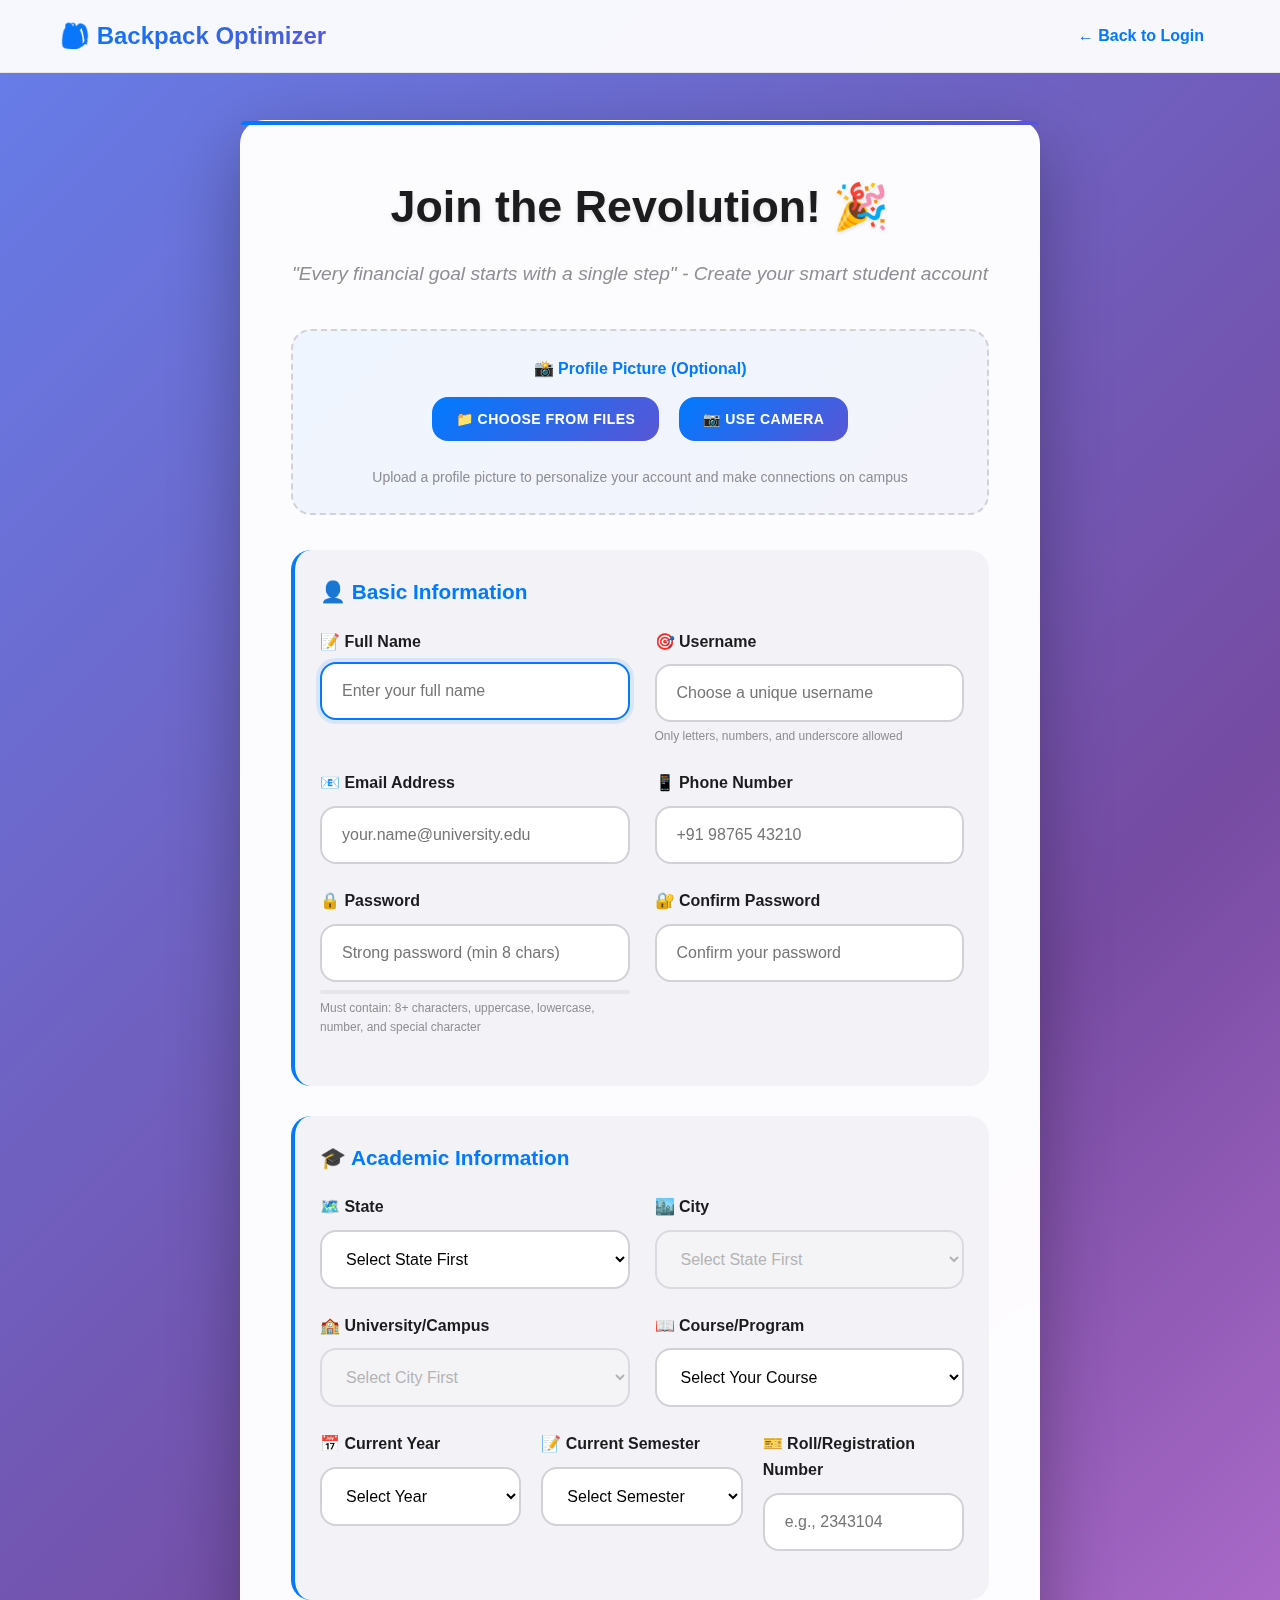
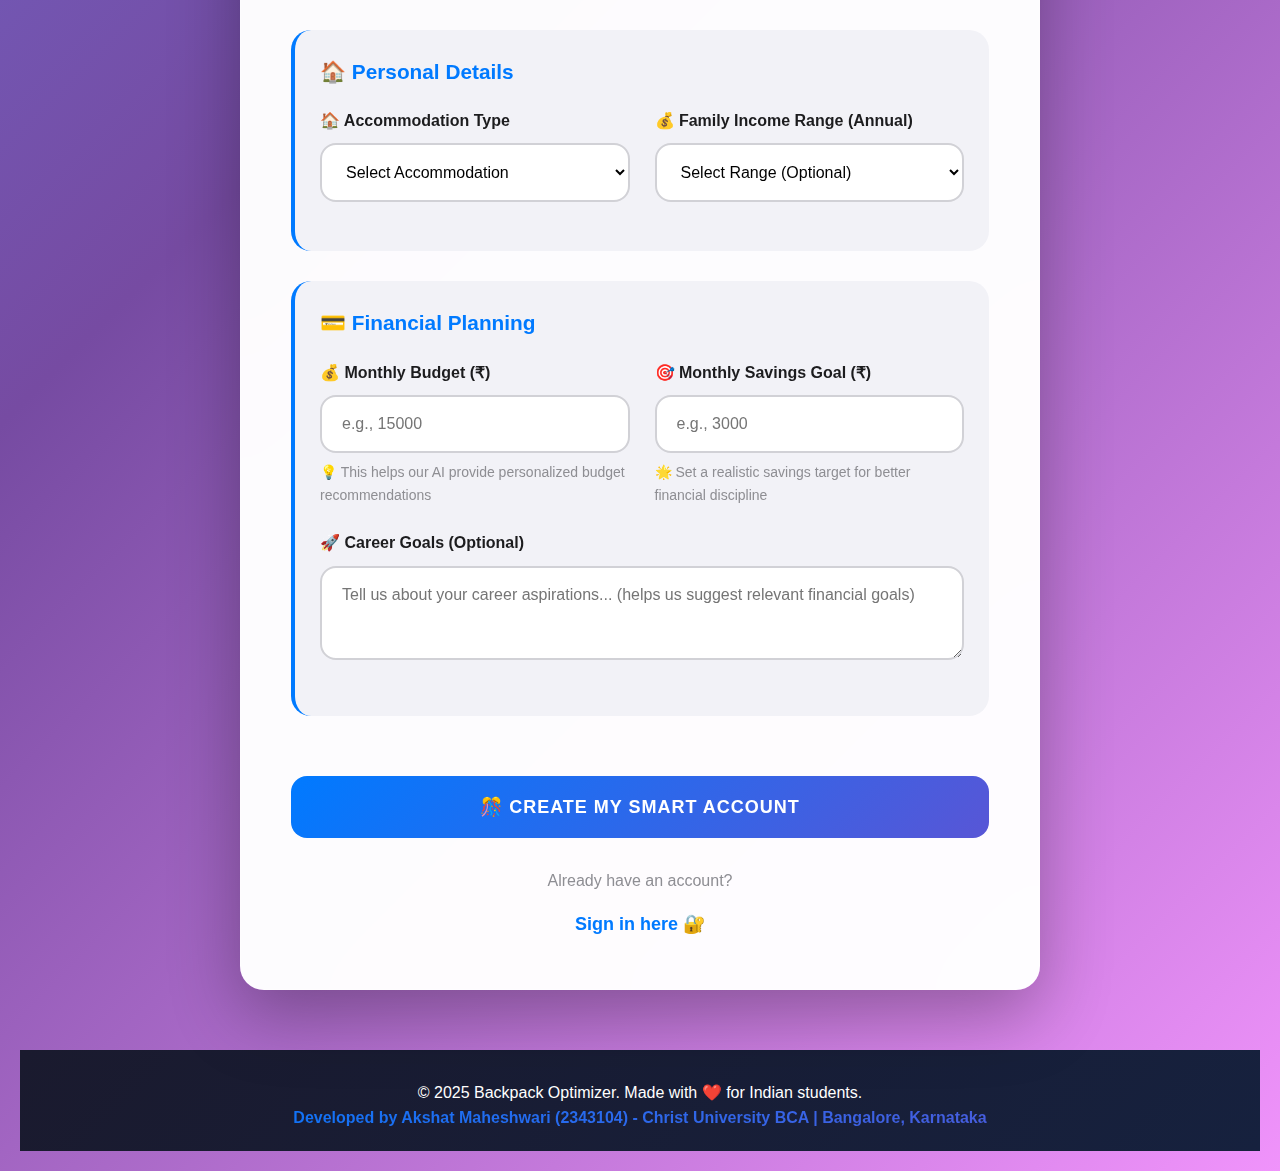
<file: register.html>
<!DOCTYPE html>
<html lang="en">
<head>
    <meta charset="UTF-8">
    <!-- 📱 PWA MANIFEST -->
    <link rel="manifest" href="/manifest.json">

    <!-- 🍎 iOS SPECIFIC -->
    <meta name="apple-mobile-web-app-capable" content="yes">
    <meta name="apple-mobile-web-app-status-bar-style" content="default">
    <meta name="apple-mobile-web-app-title" content="Backpack Optimizer">
    <link rel="apple-touch-icon" href="/icons/icon-192.png">
    <link rel="apple-touch-startup-image" href="/icons/icon-512.png">

    <!-- 🤖 ANDROID/CHROME -->
    <meta name="mobile-web-app-capable" content="yes">
    <meta name="theme-color" content="#007AFF">

    <!-- 🪟 WINDOWS -->
    <meta name="msapplication-TileColor" content="#007AFF">
    <meta name="msapplication-TileImage" content="/icons/icon-192.png">

    <!-- 🔍 SEO & SOCIAL -->
    <meta name="application-name" content="Backpack Optimizer">
    <meta name="description" content="AI-powered financial management for Indian students">

    <meta name="viewport" content="width=device-width, initial-scale=1.0">
    <title>Backpack Optimizer - Create Your Smart Student Account</title>
    <link rel="stylesheet" href="register.css">
</head>
<body>
    <!-- Enhanced Navigation -->
    <nav class="top-nav">
        <div class="nav-container">
            <a href="index.html" class="nav-logo">🎒 Backpack Optimizer</a>
            <a href="index.html" class="nav-link">← Back to Login</a>
        </div>
    </nav>

    <div class="auth-container">
        <h1 class="auth-title">Join the Revolution! 🎉</h1>
        <p class="auth-subtitle">"Every financial goal starts with a single step" - Create your smart student account</p>
        
        <form id="registerForm">
            <!-- Enhanced Profile Picture Section -->
            <!-- Enhanced Profile Picture Section -->
<div class="profile-picture-section">
    <h4 style="margin-bottom: 15px; color: var(--primary-blue); font-weight: 800;">📸 Profile Picture (Optional)</h4>
    
    <div class="image-options">
        <button type="button" class="image-btn" onclick="chooseFromFiles()">
            📁 Choose from Files
        </button>
        <button type="button" class="image-btn" onclick="captureFromCamera()">
            📷 Use Camera
        </button>
    </div>
    
    <input type="file" id="fileInput" class="file-input" accept="image/*">
    <input type="file" id="cameraInput" class="file-input" accept="image/*" capture="user">
    
    <img id="imagePreview" class="image-preview" alt="Profile Preview">
    
    <p style="font-size: 14px; color: var(--system-gray); margin-top: 15px;">
        Upload a profile picture to personalize your account and make connections on campus
    </p>
</div>


            <!-- Basic Information Section -->
            <div class="form-section">
                <h3 class="section-title">👤 Basic Information</h3>
                <div class="form-row">
                    <div class="form-group">
                        <label class="form-label" for="fullName">📝 Full Name</label>
                        <input type="text" class="form-control" id="fullName" placeholder="Enter your full name" required>
                    </div>
                    <div class="form-group">
                        <label class="form-label" for="username">🎯 Username</label>
                        <input type="text" class="form-control" id="username" placeholder="Choose a unique username" required>
                        <small class="field-hint">Only letters, numbers, and underscore allowed</small>
                    </div>
                </div>
                
                <div class="form-row">
                    <div class="form-group">
                        <label class="form-label" for="email">📧 Email Address</label>
                        <input type="email" class="form-control" id="email" placeholder="your.name@university.edu" required>
                    </div>
                    <div class="form-group">
                        <label class="form-label" for="phone">📱 Phone Number</label>
                        <input type="tel" class="form-control" id="phone" placeholder="+91 98765 43210" required>
                    </div>
                </div>
                
                <div class="form-row">
                    <div class="form-group">
                        <label class="form-label" for="password">🔒 Password</label>
                        <input type="password" class="form-control" id="password" placeholder="Strong password (min 8 chars)" required minlength="8">
                        <div class="password-strength" id="passwordStrength"></div>
                        <small class="field-hint">Must contain: 8+ characters, uppercase, lowercase, number, and special character</small>
                    </div>
                    <div class="form-group">
                        <label class="form-label" for="confirmPassword">🔐 Confirm Password</label>
                        <input type="password" class="form-control" id="confirmPassword" placeholder="Confirm your password" required>
                        <small class="field-hint" id="passwordMatch"></small>
                    </div>
                </div>
            </div>

            <!-- Academic Information Section -->
            <div class="form-section">
                <h3 class="section-title">🎓 Academic Information</h3>
                <div class="form-row">
                    <div class="form-group">
                        <label class="form-label" for="state">🗺️ State</label>
                        <select class="form-control" id="state" required>
                            <option value="">Select State First</option>
                            <option value="Karnataka">Karnataka</option>
                            <option value="Delhi">Delhi</option>
                            <option value="Tamil Nadu">Tamil Nadu</option>
                            <option value="Rajasthan">Rajasthan</option>
                            <option value="Maharashtra">Maharashtra</option>
                            <option value="Uttar Pradesh">Uttar Pradesh</option>
                            <option value="West Bengal">West Bengal</option>
                            <option value="Gujarat">Gujarat</option>
                            <option value="Andhra Pradesh">Andhra Pradesh</option>
                            <option value="Other">Other</option>
                        </select>
                    </div>
                    <div class="form-group">
                        <label class="form-label" for="city">🏙️ City</label>
                        <select class="form-control" id="city" required disabled>
                            <option value="">Select State First</option>
                        </select>
                    </div>
                </div>
                
                <div class="form-row">
                    <div class="form-group">
                        <label class="form-label" for="campus">🏫 University/Campus</label>
                        <select class="form-control" id="campus" required disabled>
                            <option value="">Select City First</option>
                        </select>
                    </div>
                    <div class="form-group">
                        <label class="form-label" for="course">📖 Course/Program</label>
                        <select class="form-control" id="course" required>
                            <option value="">Select Your Course</option>
                            <option value="BCA">💻 BCA (Bachelor of Computer Applications)</option>
                            <option value="B.TECH">⚙️ B.Tech (Bachelor of Technology)</option>
                            <option value="BBA">💼 BBA (Bachelor of Business Administration)</option>
                            <option value="B.COM">💰 B.Com (Bachelor of Commerce)</option>
                            <option value="BA">📚 BA (Bachelor of Arts)</option>
                            <option value="BSC">🔬 B.Sc (Bachelor of Science)</option>
                            <option value="MBA">🎯 MBA (Master of Business Administration)</option>
                            <option value="MCA">💻 MCA (Master of Computer Applications)</option>
                            <option value="M.TECH">⚙️ M.Tech (Master of Technology)</option>
                            <option value="OTHER">🔄 Other</option>
                        </select>
                    </div>
                </div>
                
                <div class="form-row-3">
                    <div class="form-group">
                        <label class="form-label" for="year">📅 Current Year</label>
                        <select class="form-control" id="year" required>
                            <option value="">Select Year</option>
                            <option value="1st Year">1️⃣ 1st Year</option>
                            <option value="2nd Year">2️⃣ 2nd Year</option>
                            <option value="3rd Year">3️⃣ 3rd Year</option>
                            <option value="4th Year">4️⃣ 4th Year</option>
                            <option value="5th Year">5️⃣ 5th Year</option>
                        </select>
                    </div>
                    <div class="form-group">
                        <label class="form-label" for="semester">📝 Current Semester</label>
                        <select class="form-control" id="semester" required>
                            <option value="">Select Semester</option>
                            <option value="1st Sem">1st Semester</option>
                            <option value="2nd Sem">2nd Semester</option>
                            <option value="3rd Sem">3rd Semester</option>
                            <option value="4th Sem">4th Semester</option>
                            <option value="5th Sem">5th Semester</option>
                            <option value="6th Sem">6th Semester</option>
                            <option value="7th Sem">7th Semester</option>
                            <option value="8th Sem">8th Semester</option>
                        </select>
                    </div>
                    <div class="form-group">
                        <label class="form-label" for="rollNumber">🎫 Roll/Registration Number</label>
                        <input type="text" class="form-control" id="rollNumber" placeholder="e.g., 2343104" required>
                    </div>
                </div>
            </div>

            <!-- Location & Personal Information Section -->
            <div class="form-section">
                <h3 class="section-title">🏠 Personal Details</h3>
                <div class="form-row">
                    <div class="form-group">
                        <label class="form-label" for="accommodation">🏠 Accommodation Type</label>
                        <select class="form-control" id="accommodation" required>
                            <option value="">Select Accommodation</option>
                            <option value="Hostel">🏫 College Hostel</option>
                            <option value="PG">🏡 PG/Paying Guest</option>
                            <option value="Flat">🏢 Shared Flat/Apartment</option>
                            <option value="Home">🏠 Family Home</option>
                            <option value="Other">🔄 Other</option>
                        </select>
                    </div>
                    <div class="form-group">
                        <label class="form-label" for="familyIncome">💰 Family Income Range (Annual)</label>
                        <select class="form-control" id="familyIncome">
                            <option value="">Select Range (Optional)</option>
                            <option value="Below 3L">Below ₹3 Lakhs</option>
                            <option value="3L-6L">₹3-6 Lakhs</option>
                            <option value="6L-10L">₹6-10 Lakhs</option>
                            <option value="10L-15L">₹10-15 Lakhs</option>
                            <option value="15L-25L">₹15-25 Lakhs</option>
                            <option value="Above 25L">Above ₹25 Lakhs</option>
                        </select>
                    </div>
                </div>
            </div>

            <!-- Financial Information Section -->
            <div class="form-section">
                <h3 class="section-title">💳 Financial Planning</h3>
                <div class="form-row">
                    <div class="form-group">
                        <label class="form-label" for="budget">💰 Monthly Budget (₹)</label>
                        <input type="number" class="form-control" id="budget" placeholder="e.g., 15000" min="1000" step="100" required>
                        <small style="color: var(--system-gray); font-size: 14px; display: block; margin-top: 8px;">
                            💡 This helps our AI provide personalized budget recommendations
                        </small>
                    </div>
                    <div class="form-group">
                        <label class="form-label" for="savingsGoal">🎯 Monthly Savings Goal (₹)</label>
                        <input type="number" class="form-control" id="savingsGoal" placeholder="e.g., 3000" min="0" step="100">
                        <small style="color: var(--system-gray); font-size: 14px; display: block; margin-top: 8px;">
                            🌟 Set a realistic savings target for better financial discipline
                        </small>
                    </div>
                </div>

                <div class="form-group">
                    <label class="form-label" for="careerGoals">🚀 Career Goals (Optional)</label>
                    <textarea class="form-control" id="careerGoals" rows="3" placeholder="Tell us about your career aspirations... (helps us suggest relevant financial goals)"></textarea>
                </div>
            </div>

            <!-- Campus-Specific Information -->
            <div class="campus-info" id="campusSpecificInfo" style="display: none;">
                <h4 style="color: var(--info-cyan); font-weight: 800; margin-bottom: 15px;">🏫 Campus-Specific Benefits</h4>
                <div class="campus-benefits" id="campusBenefitsList">
                    <!-- Dynamic content based on selected campus -->
                </div>
            </div>
            
            <button type="submit" class="btn">🎊 Create My Smart Account</button>
        </form>
        
        <p style="color: var(--system-gray); margin-bottom: 16px;">
            Already have an account?
        </p>
        <a href="index.html" style="color: var(--primary-blue); text-decoration: none; font-weight: 600; font-size: 18px;">
            Sign in here 🔐
        </a>
    </div>

    <!-- Professional Footer -->
    <footer class="register-footer">
        <div class="footer-container">
            <p>&copy; 2025 Backpack Optimizer. Made with ❤️ for Indian students.</p>
            <p class="developer-credit">
                Developed by Akshat Maheshwari (2343104) - Christ University BCA | Bangalore, Karnataka
            </p>
        </div>
    </footer>

    <script src="register.js"></script>
</body>
</html>
</file>
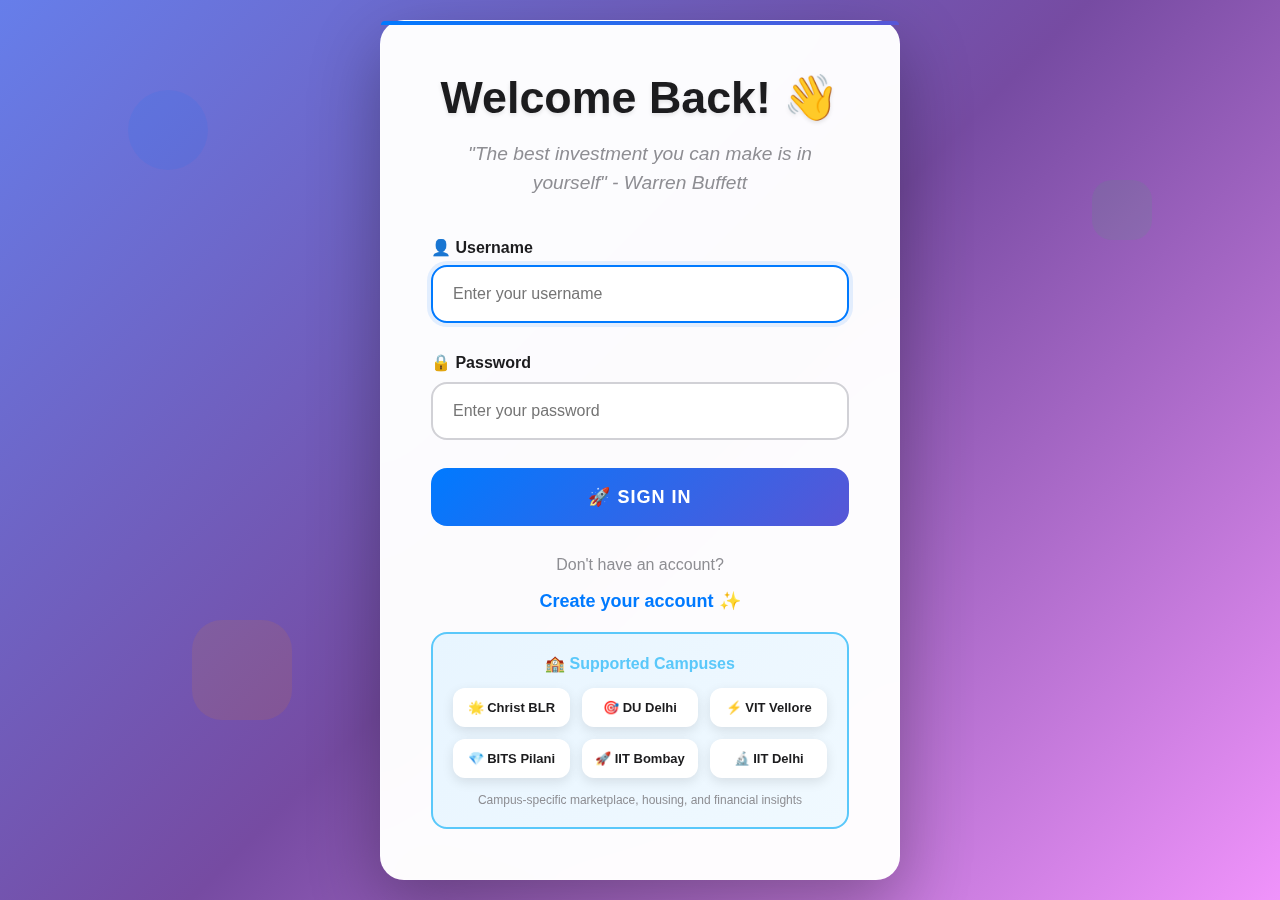
<file: wishboard.html>
<!DOCTYPE html>
<html lang="en">
<head>
    <meta charset="UTF-8">
    <!-- 📱 PWA MANIFEST -->
    <link rel="manifest" href="/manifest.json">

    <!-- 🍎 iOS SPECIFIC -->
    <meta name="apple-mobile-web-app-capable" content="yes">
    <meta name="apple-mobile-web-app-status-bar-style" content="default">
    <meta name="apple-mobile-web-app-title" content="Backpack Optimizer">
    <link rel="apple-touch-icon" href="/icons/icon-192.png">
    <link rel="apple-touch-startup-image" href="/icons/icon-512.png">

    <!-- 🤖 ANDROID/CHROME -->
    <meta name="mobile-web-app-capable" content="yes">
    <meta name="theme-color" content="#007AFF">

    <!-- 🪟 WINDOWS -->
    <meta name="msapplication-TileColor" content="#007AFF">
    <meta name="msapplication-TileImage" content="/icons/icon-192.png">

    <!-- 🔍 SEO & SOCIAL -->
    <meta name="application-name" content="Backpack Optimizer">
    <meta name="description" content="AI-powered financial management for Indian students">

    <meta name="viewport" content="width=device-width, initial-scale=1.0">
    <title>Backpack Optimizer - Smart Wishboard</title>
    
    <!-- External CSS -->
    <link rel="stylesheet" href="wishboard.css">
</head>
<body>
    <!-- 📱 FIXED MOBILE MENU TOGGLE BUTTON -->
    <button class="mobile-menu-toggle" id="mobileMenuToggle" aria-label="Toggle navigation menu">
        <div class="hamburger">
            <span></span>
            <span></span>
            <span></span>
        </div>
    </button>

    <!-- 📱 MOBILE OVERLAY -->
    <div class="mobile-overlay" id="mobileOverlay"></div>

    <!-- Enhanced Sidebar -->
    <div class="sidebar" id="sidebar">
        <div class="sidebar-header">
            <div class="logo">🎒 Backpack Optimizer</div>
            <div class="tagline">Smart Wishboard Platform</div>
        </div>
        
        <div class="user-profile">
            <div class="user-avatar" id="userAvatar">A</div>
            <div id="userName" style="font-size: 20px; font-weight: 800;">Loading...</div>
            <div id="userCampus" style="font-size: 14px; opacity: 0.9;">Loading...</div>
            <div style="font-size: 12px; margin-top: 8px; opacity: 0.8;" id="userRegNumber">Loading...</div>
            <div style="font-size: 13px; margin-top: 12px; background: rgba(255,255,255,0.2); padding: 8px 15px; border-radius: 12px;">🌟 Dream Achiever</div>
        </div>

        <ul class="nav-menu">
            <li class="nav-item">
                <a href="dashboard.html" class="nav-link">
                    <span class="nav-icon">📊</span>
                    <span>Dashboard</span>
                </a>
            </li>
            <li class="nav-item">
                <a href="expenses.html" class="nav-link">
                    <span class="nav-icon">💸</span>
                    <span>My Expenses</span>
                </a>
            </li>
            <li class="nav-item">
                <a href="add-expense.html" class="nav-link">
                    <span class="nav-icon">➕</span>
                    <span>Add Expense</span>
                </a>
            </li>
            <li class="nav-item">
                <a href="wishboard.html" class="nav-link active">
                    <span class="nav-icon">⭐</span>
                    <span>Wishboard</span>
                </a>
            </li>
            <li class="nav-item">
                <a href="marketplace.html" class="nav-link">
                    <span class="nav-icon">🛒</span>
                    <span>Marketplace</span>
                </a>
            </li>
            <li class="nav-item">
                <a href="housing.html" class="nav-link">
                    <span class="nav-icon">🏠</span>
                    <span>Housing</span>
                </a>
            </li>
            <li class="nav-item">
                <a href="analytics.html" class="nav-link">
                    <span class="nav-icon">📈</span>
                    <span>Analytics</span>
                </a>
            </li>
            <li class="nav-item">
                <a href="profile.html" class="nav-link">
                    <span class="nav-icon">👤</span>
                    <span>Profile</span>
                </a>
            </li>
            <li class="nav-item">
                <a href="#" class="nav-link" onclick="logout()">
                    <span class="nav-icon">🚪</span>
                    <span>Logout</span>
                </a>
            </li>
        </ul>
    </div>

    <!-- Enhanced Main Content -->
    <div class="main-content">
        <div class="page-header">
            <h1 class="page-title">Ultimate Wishboard</h1>
            <p class="page-subtitle">Transform dreams into reality with AI-powered financial planning</p>
            <div class="premium-badge">🏆 Smart Wishlist Platform</div>
        </div>

        <!-- Advanced Statistics Overview -->
        <div class="stats-overview">
            <div class="stat-card" style="background: linear-gradient(135deg, #667eea, #764ba2);">
                <span class="stat-icon">🎯</span>
                <div class="stat-value" id="totalWishes">0</div>
                <div class="stat-label">Active Goals</div>
            </div>
            <div class="stat-card" style="background: linear-gradient(135deg, #f093fb, #f5576c);">
                <span class="stat-icon">💰</span>
                <div class="stat-value" id="totalTargetAmount">₹0</div>
                <div class="stat-label">Total Dreams</div>
            </div>
            <div class="stat-card" style="background: linear-gradient(135deg, #4facfe, #00f2fe);">
                <span class="stat-icon">💎</span>
                <div class="stat-value" id="totalSavedAmount">₹0</div>
                <div class="stat-label">Total Saved</div>
            </div>
            <div class="stat-card" style="background: linear-gradient(135deg, #43e97b, #38f9d7);">
                <span class="stat-icon">📊</span>
                <div class="stat-value" id="averageProgress">0%</div>
                <div class="stat-label">Progress Rate</div>
            </div>
            <div class="stat-card" style="background: linear-gradient(135deg, #FFD700, #FFA500);">
                <span class="stat-icon">⚡</span>
                <div class="stat-value" id="monthsToComplete">0</div>
                <div class="stat-label">Avg Months</div>
            </div>
        </div>

        <!-- Enhanced Add New Wish Form -->
        <div class="card">
            <h3 style="margin-bottom: 25px; font-size: 24px; font-weight: 900;">✨ Create Your Dream Goal</h3>
            <form id="wishForm" onsubmit="addWish(event)">
                <div class="form-row">
                    <div class="form-group">
                        <label class="form-label" for="wishName">🎯 What's Your Dream?</label>
                        <input type="text" class="form-control" id="wishName" placeholder="e.g., MacBook Pro, iPhone 15, Gaming Setup, Europe Trip" required>
                    </div>
                    <div class="form-group">
                        <label class="form-label" for="wishAmount">💰 Dream Price (₹)</label>
                        <input type="number" class="form-control" id="wishAmount" placeholder="0.00" step="0.01" required oninput="generateSmartSuggestions()">
                    </div>
                </div>
                <div class="form-row">
                    <div class="form-group">
                        <label class="form-label" for="wishDate">📅 Dream Date</label>
                        <input type="date" class="form-control" id="wishDate" onchange="generateSmartSuggestions()">
                    </div>
                    <div class="form-group">
                        <label class="form-label" for="wishPriority">⭐ How Important?</label>
                        <select class="form-control" id="wishPriority">
                            <option value="low">🟢 Low Priority - Someday</option>
                            <option value="medium" selected>🟡 Medium Priority - Important</option>
                            <option value="high">🔴 High Priority - Urgent Need</option>
                        </select>
                    </div>
                </div>
                <div class="form-row">
                    <div class="form-group">
                        <label class="form-label" for="wishCategory">📂 Dream Category</label>
                        <select class="form-control" id="wishCategory">
                            <option value="electronics">📱 Electronics & Tech</option>
                            <option value="travel">✈️ Travel & Adventure</option>
                            <option value="education">📚 Education & Skills</option>
                            <option value="fashion">👕 Fashion & Style</option>
                            <option value="health">🏥 Health & Fitness</option>
                            <option value="vehicle">🚗 Vehicle & Transport</option>
                            <option value="entertainment">🎮 Entertainment & Gaming</option>
                            <option value="other">🌟 Other Dreams</option>
                        </select>
                    </div>
                    <div class="form-group">
                        <label class="form-label" for="wishSaved">💎 Already Saved (₹)</label>
                        <input type="number" class="form-control" id="wishSaved" placeholder="0.00" step="0.01" min="0" value="0" oninput="generateSmartSuggestions()">
                    </div>
                </div>
                <div class="form-group">
                    <label class="form-label" for="wishDescription">📝 Why This Dream Matters?</label>
                    <textarea class="form-control" id="wishDescription" rows="3" placeholder="Tell us why this goal is important to you and how it will change your life..."></textarea>
                </div>

                <!-- Real-time Smart Suggestions -->
                <div id="smartSuggestions" class="smart-suggestions" style="display: none;">
                    <div class="suggestion-header">
                        <div class="ai-brain">🧠</div>
                        <div>
                            <h4 style="margin: 0; font-weight: 900; color: var(--primary-blue);">AI Smart Savings Calculator</h4>
                            <p style="margin: 0; color: var(--system-gray); font-size: 14px;">Personalized plan to achieve your dream</p>
                        </div>
                    </div>
                    <div id="suggestionContent" class="suggestion-content"></div>
                </div>

                <button type="submit" class="btn btn-success" style="padding: 20px 40px; font-size: 18px;">
                    Add Dream to Wishboard
                </button>
            </form>
        </div>

        <!-- Enhanced Dream Goals Display -->
        <div class="card">
            <h3 style="margin-bottom: 25px; font-size: 24px; font-weight: 900;">🌟 Your Dream Goals & AI Insights</h3>
            <div class="wishlist-grid" id="wishlistGrid">
                <!-- Dreams will be populated by JavaScript -->
            </div>
        </div>
    </div>

    <!-- External JavaScript -->
    <script src="wishboard.js"></script>
</body>
</html>
</file>
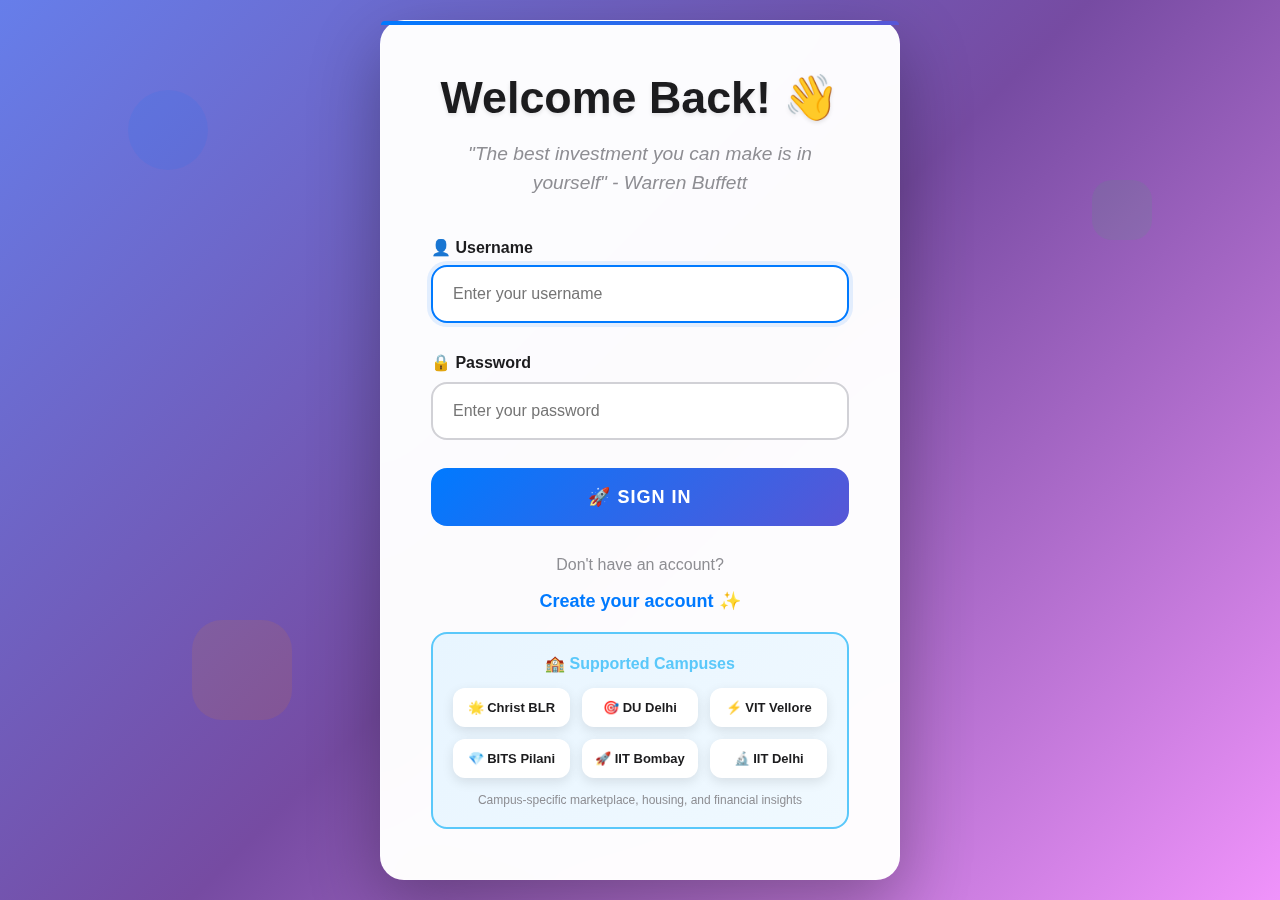
<file: wishlist.html>
<!DOCTYPE html>
<html lang="en">
<head>
    <meta charset="UTF-8">
    <meta name="viewport" content="width=device-width, initial-scale=1.0">
    <title>Backpack Optimizer - Wishboard</title>
    <style>
        :root {
            --primary-blue: #007AFF;
            --primary-purple: #5856D6;
            --success-green: #34C759;
            --danger-red: #FF3B30;
            --warning-orange: #FF9500;
            --system-gray: #8E8E93;
            --system-gray4: #D1D1D6;
            --system-gray5: #E5E5EA;
            --system-gray6: #F2F2F7;
            --surface: #FFFFFF;
            --text-primary: #1C1C1E;
            --text-secondary: #3A3A3C;
            --border-radius: 16px;
            --shadow: 0 4px 20px rgba(0, 0, 0, 0.1);
            --transition: all 0.3s ease;
        }

        * {
            margin: 0;
            padding: 0;
            box-sizing: border-box;
        }

        body {
            font-family: -apple-system, BlinkMacSystemFont, 'Segoe UI', Roboto, sans-serif;
            background: linear-gradient(135deg, #667eea 0%, #764ba2 100%);
            color: var(--text-primary);
            line-height: 1.6;
            min-height: 100vh;
        }

        .sidebar {
            position: fixed;
            left: 0;
            top: 0;
            width: 280px;
            height: 100vh;
            background: rgba(255, 255, 255, 0.95);
            backdrop-filter: blur(20px);
            border-right: 1px solid var(--system-gray5);
            z-index: 1000;
            padding: 20px;
            overflow-y: auto;
        }

        .sidebar-header {
            text-align: center;
            margin-bottom: 30px;
            padding-bottom: 20px;
            border-bottom: 2px solid var(--system-gray5);
        }

        .logo {
            font-size: 28px;
            font-weight: 800;
            color: var(--primary-blue);
            margin-bottom: 8px;
        }

        .tagline {
            font-size: 14px;
            color: var(--system-gray);
            font-weight: 500;
        }

        .user-profile {
            background: linear-gradient(135deg, var(--primary-blue), var(--primary-purple));
            border-radius: var(--border-radius);
            padding: 20px;
            margin-bottom: 20px;
            color: white;
            text-align: center;
        }

        .user-avatar {
            width: 60px;
            height: 60px;
            border-radius: 30px;
            background: rgba(255, 255, 255, 0.2);
            display: flex;
            align-items: center;
            justify-content: center;
            font-size: 24px;
            font-weight: 700;
            margin: 0 auto 12px;
        }

        .nav-menu {
            list-style: none;
            padding: 0;
        }

        .nav-item {
            margin-bottom: 8px;
        }

        .nav-link {
            display: flex;
            align-items: center;
            gap: 12px;
            padding: 12px 16px;
            color: var(--text-secondary);
            text-decoration: none;
            border-radius: var(--border-radius);
            font-weight: 500;
            transition: var(--transition);
        }

        .nav-link:hover,
        .nav-link.active {
            background: var(--primary-blue);
            color: white;
            transform: translateX(4px);
        }

        .nav-icon {
            font-size: 18px;
            width: 20px;
            text-align: center;
        }

        .main-content {
            margin-left: 280px;
            padding: 30px;
            min-height: 100vh;
        }

        .page-header {
            margin-bottom: 30px;
            color: white;
        }

        .page-title {
            font-size: 2.5rem;
            font-weight: 800;
            margin-bottom: 8px;
            text-shadow: 0 2px 4px rgba(0, 0, 0, 0.3);
        }

        .page-subtitle {
            font-size: 1.2rem;
            opacity: 0.9;
            font-weight: 500;
        }

        .card {
            background: var(--surface);
            border-radius: var(--border-radius);
            padding: 24px;
            box-shadow: var(--shadow);
            margin-bottom: 24px;
        }

        .form-group {
            margin-bottom: 20px;
        }

        .form-label {
            display: block;
            font-weight: 600;
            margin-bottom: 8px;
            color: var(--text-primary);
        }

        .form-control {
            width: 100%;
            padding: 12px 16px;
            border: 2px solid var(--system-gray4);
            border-radius: var(--border-radius);
            font-size: 16px;
            background: var(--surface);
            transition: var(--transition);
        }

        .form-control:focus {
            outline: none;
            border-color: var(--primary-blue);
            box-shadow: 0 0 0 3px rgba(0, 122, 255, 0.1);
        }

        .form-row {
            display: grid;
            grid-template-columns: 1fr 1fr;
            gap: 20px;
        }

        .btn {
            background: var(--primary-blue);
            color: white;
            border: none;
            padding: 12px 24px;
            border-radius: var(--border-radius);
            font-size: 16px;
            font-weight: 600;
            cursor: pointer;
            text-decoration: none;
            display: inline-block;
            transition: var(--transition);
        }

        .btn:hover {
            background: var(--primary-purple);
            transform: translateY(-2px);
        }

        .btn-success {
            background: var(--success-green);
        }

        .btn-warning {
            background: var(--warning-orange);
        }

        .btn-danger {
            background: var(--danger-red);
        }

        .wishlist-grid {
            display: grid;
            gap: 20px;
            margin-top: 20px;
        }

        .wishlist-item {
            background: linear-gradient(135deg, #fff, #f8f9ff);
            border: 2px solid var(--system-gray5);
            border-radius: var(--border-radius);
            padding: 24px;
            transition: var(--transition);
            position: relative;
        }

        .wishlist-item:hover {
            border-color: var(--primary-blue);
            transform: translateY(-4px);
            box-shadow: var(--shadow);
        }

        .priority-high {
            border-left: 6px solid var(--danger-red);
        }

        .priority-medium {
            border-left: 6px solid var(--warning-orange);
        }

        .priority-low {
            border-left: 6px solid var(--success-green);
        }

        .wish-title {
            font-size: 20px;
            font-weight: 800;
            margin-bottom: 8px;
            color: var(--text-primary);
        }

        .wish-amount {
            font-size: 28px;
            font-weight: 900;
            color: var(--success-green);
            margin-bottom: 16px;
        }

        .wish-progress {
            background: var(--system-gray5);
            border-radius: 12px;
            height: 12px;
            overflow: hidden;
            margin-bottom: 16px;
            position: relative;
        }

        .wish-progress-fill {
            height: 100%;
            background: linear-gradient(90deg, var(--success-green), var(--primary-blue));
            border-radius: 12px;
            transition: width 0.5s ease;
        }

        .empty-state {
            text-align: center;
            padding: 60px 20px;
            color: var(--system-gray);
        }

        .empty-icon {
            font-size: 64px;
            margin-bottom: 16px;
        }

        @media (max-width: 768px) {
            .sidebar {
                transform: translateX(-100%);
            }
            .main-content {
                margin-left: 0;
                padding: 20px;
            }
            .form-row {
                grid-template-columns: 1fr;
            }
        }
    </style>
</head>
<body>
    <!-- Sidebar Navigation -->
    <div class="sidebar">
        <div class="sidebar-header">
            <div class="logo">🎒 Backpack Optimizer</div>
            <div class="tagline">Smart budgeting for students</div>
        </div>
        
        <div class="user-profile">
            <div class="user-avatar" id="userAvatar">A</div>
            <div id="userName">Akshat</div>
            <div style="font-size: 12px; opacity: 0.8;" id="userCampus">CHRIST_BLR</div>
        </div>

        <ul class="nav-menu">
            <li class="nav-item">
                <a href="dashboard.html" class="nav-link">
                    <span class="nav-icon">📊</span>
                    <span>Dashboard</span>
                </a>
            </li>
            <li class="nav-item">
                <a href="expenses.html" class="nav-link">
                    <span class="nav-icon">💸</span>
                    <span>My Expenses</span>
                </a>
            </li>
            <li class="nav-item">
                <a href="add-expense.html" class="nav-link">
                    <span class="nav-icon">➕</span>
                    <span>Add Expense</span>
                </a>
            </li>
            <li class="nav-item">
                <a href="wishboard.html" class="nav-link active">
                    <span class="nav-icon">⭐</span>
                    <span>Wishboard</span>
                </a>
            </li>
            <li class="nav-item">
                <a href="marketplace.html" class="nav-link">
                    <span class="nav-icon">🛒</span>
                    <span>Marketplace</span>
                </a>
            </li>
            <li class="nav-item">
                <a href="housing.html" class="nav-link">
                    <span class="nav-icon">🏠</span>
                    <span>Housing</span>
                </a>
            </li>
            <li class="nav-item">
                <a href="analytics.html" class="nav-link">
                    <span class="nav-icon">📈</span>
                    <span>Analytics</span>
                </a>
            </li>
            <li class="nav-item">
                <a href="profile.html" class="nav-link">
                    <span class="nav-icon">👤</span>
                    <span>Profile</span>
                </a>
            </li>
            <li class="nav-item">
                <a href="#" class="nav-link" onclick="logout()">
                    <span class="nav-icon">🚪</span>
                    <span>Logout</span>
                </a>
            </li>
        </ul>
    </div>

    <!-- Main Content -->
    <div class="main-content">
        <div class="page-header">
            <h1 class="page-title">⭐ Wishboard</h1>
            <p class="page-subtitle">Transform dreams into achievable financial goals</p>
        </div>

        <!-- Add New Wish Form -->
        <div class="card">
            <h3 style="margin-bottom: 20px;">✨ Add New Wish</h3>
            <form id="wishForm" onsubmit="addWish(event)">
                <div class="form-row">
                    <div class="form-group">
                        <label class="form-label" for="wishName">🎯 What do you want?</label>
                        <input type="text" class="form-control" id="wishName" placeholder="e.g., New iPhone, Gaming Laptop, Europe Trip" required>
                    </div>
                    <div class="form-group">
                        <label class="form-label" for="wishAmount">💰 Target Amount (₹)</label>
                        <input type="number" class="form-control" id="wishAmount" placeholder="0.00" step="0.01" required>
                    </div>
                </div>
                <div class="form-row">
                    <div class="form-group">
                        <label class="form-label" for="wishDate">📅 Target Date</label>
                        <input type="date" class="form-control" id="wishDate">
                    </div>
                    <div class="form-group">
                        <label class="form-label" for="wishPriority">⭐ Priority Level</label>
                        <select class="form-control" id="wishPriority">
                            <option value="low">🟢 Low Priority</option>
                            <option value="medium" selected>🟡 Medium Priority</option>
                            <option value="high">🔴 High Priority</option>
                        </select>
                    </div>
                </div>
                <div class="form-row">
                    <div class="form-group">
                        <label class="form-label" for="wishCategory">📂 Category</label>
                        <select class="form-control" id="wishCategory">
                            <option value="electronics">📱 Electronics</option>
                            <option value="travel">✈️ Travel</option>
                            <option value="education">📚 Education</option>
                            <option value="fashion">👕 Fashion</option>
                            <option value="health">🏥 Health & Fitness</option>
                            <option value="other">🔄 Other</option>
                        </select>
                    </div>
                    <div class="form-group">
                        <label class="form-label" for="wishSaved">💎 Already Saved (₹)</label>
                        <input type="number" class="form-control" id="wishSaved" placeholder="0.00" step="0.01" min="0" value="0">
                    </div>
                </div>
                <div class="form-group">
                    <label class="form-label" for="wishDescription">📝 Why is this important to you?</label>
                    <textarea class="form-control" id="wishDescription" rows="3" placeholder="Describe why this goal matters to you..."></textarea>
                </div>
                <button type="submit" class="btn btn-success">⭐ Add to Wishboard</button>
            </form>
        </div>

        <!-- My Wishes -->
        <div class="card">
            <h3 style="margin-bottom: 20px;">🌟 My Financial Goals</h3>
            <div class="wishlist-grid" id="wishlistGrid">
                <!-- Wishes will be populated by JavaScript -->
            </div>
        </div>
    </div>

    <script>
        // Application state
        let currentUser = JSON.parse(localStorage.getItem('currentUser') || 'null');
        let wishlist = JSON.parse(localStorage.getItem('backpack_wishlist') || '[]');

        // Check if user is logged in
        if (!currentUser) {
            window.location.href = 'index.html';
        }

        // Initialize sample data
        if (wishlist.length === 0) {
            wishlist = [
                {
                    id: 1,
                    userId: currentUser.id,
                    name: 'Gaming Laptop',
                    targetAmount: 60000,
                    savedAmount: 15000,
                    targetDate: '2024-06-01',
                    priority: 'high',
                    category: 'electronics',
                    description: 'Need for programming and gaming',
                    createdAt: new Date().toISOString()
                },
                {
                    id: 2,
                    userId: currentUser.id,
                    name: 'Europe Trip',
                    targetAmount: 150000,
                    savedAmount: 25000,
                    targetDate: '2024-12-01',
                    priority: 'medium',
                    category: 'travel',
                    description: 'Dream graduation trip with friends',
                    createdAt: new Date().toISOString()
                }
            ];
            localStorage.setItem('backpack_wishlist', JSON.stringify(wishlist));
        }

        function updateUserProfile() {
            document.getElementById('userName').textContent = currentUser.username;
            document.getElementById('userCampus').textContent = currentUser.campus;
            document.getElementById('userAvatar').textContent = currentUser.username[0].toUpperCase();
        }

        function addWish(event) {
            event.preventDefault();
            
            const name = document.getElementById('wishName').value;
            const amount = parseFloat(document.getElementById('wishAmount').value);
            const date = document.getElementById('wishDate').value;
            const priority = document.getElementById('wishPriority').value;
            const category = document.getElementById('wishCategory').value;
            const saved = parseFloat(document.getElementById('wishSaved').value) || 0;
            const description = document.getElementById('wishDescription').value;

            const wish = {
                id: Date.now(),
                userId: currentUser.id,
                name,
                targetAmount: amount,
                savedAmount: saved,
                targetDate: date,
                priority,
                category,
                description,
                createdAt: new Date().toISOString()
            };

            wishlist.push(wish);
            localStorage.setItem('backpack_wishlist', JSON.stringify(wishlist));
            
            updateWishboard();
            showFlashMessage(`⭐ "${name}" added to your wishboard! Start saving towards your goal! 🎯`);
            
            // Clear form
            document.getElementById('wishForm').reset();
        }

        function updateWishboard() {
            const container = document.getElementById('wishlistGrid');
            const userWishes = wishlist.filter(w => w.userId === currentUser.id)
                                      .sort((a, b) => {
                                          const priorityOrder = { high: 3, medium: 2, low: 1 };
                                          if (priorityOrder[a.priority] !== priorityOrder[b.priority]) {
                                              return priorityOrder[b.priority] - priorityOrder[a.priority];
                                          }
                                          return new Date(b.createdAt) - new Date(a.createdAt);
                                      });

            if (userWishes.length === 0) {
                container.innerHTML = `
                    <div class="empty-state">
                        <div class="empty-icon">🌟</div>
                        <div style="font-size: 24px; font-weight: 700; margin-bottom: 12px;">No wishes yet</div>
                        <div style="font-size: 16px;">Add your first financial goal to start tracking progress toward your dreams!</div>
                    </div>
                `;
                return;
            }

            container.innerHTML = userWishes.map(wish => {
                const progress = (wish.savedAmount / wish.targetAmount) * 100;
                const daysLeft = wish.targetDate ? Math.max(0, Math.ceil((new Date(wish.targetDate) - new Date()) / (1000 * 60 * 60 * 24))) : null;
                
                return `
                    <div class="wishlist-item priority-${wish.priority}">
                        <div style="display: flex; justify-content: space-between; align-items: start; margin-bottom: 12px;">
                            <div class="wish-title">${wish.name}</div>
                            <span style="padding: 4px 12px; border-radius: 12px; font-size: 12px; font-weight: 600; color: white; background: ${getPriorityColor(wish.priority)};">
                                ${getPriorityIcon(wish.priority)} ${wish.priority.toUpperCase()}
                            </span>
                        </div>
                        
                        <div class="wish-amount">₹${wish.targetAmount.toLocaleString('en-IN')}</div>
                        
                        <div style="margin-bottom: 12px;">
                            <div style="display: flex; justify-content: space-between; margin-bottom: 8px;">
                                <span style="font-size: 14px; color: var(--system-gray);">Progress</span>
                                <span style="font-size: 14px; font-weight: 600;">${progress.toFixed(1)}%</span>
                            </div>
                            <div class="wish-progress">
                                <div class="wish-progress-fill" style="width: ${progress}%"></div>
                            </div>
                        </div>
                        
                        <div style="display: grid; grid-template-columns: 1fr 1fr; gap: 16px; font-size: 14px; color: var(--system-gray); margin-bottom: 12px;">
                            <div>💰 <strong>Saved:</strong> ₹${wish.savedAmount.toLocaleString('en-IN')}</div>
                            <div>🎯 <strong>Left:</strong> ₹${(wish.targetAmount - wish.savedAmount).toLocaleString('en-IN')}</div>
                        </div>
                        
                        ${wish.targetDate ? `
                            <div style="margin-bottom: 12px; font-size: 14px; color: var(--system-gray);">
                                📅 <strong>Target:</strong> ${formatDate(wish.targetDate)}
                                ${daysLeft !== null ? ` (${daysLeft} days left)` : ''}
                            </div>
                        ` : ''}
                        
                        ${wish.description ? `
                            <div style="margin-bottom: 16px; padding: 12px; background: rgba(0,122,255,0.1); border-radius: 8px; font-size: 14px;">
                                💭 ${wish.description}
                            </div>
                        ` : ''}
                        
                        <div style="display: flex; gap: 8px;">
                            <button class="btn btn-success" onclick="addSavings(${wish.id})" style="padding: 8px 16px; font-size: 14px;">
                                ➕ Add Savings
                            </button>
                            <button class="btn btn-danger" onclick="deleteWish(${wish.id})" style="padding: 8px 16px; font-size: 14px;">
                                🗑️ Delete
                            </button>
                        </div>
                    </div>
                `;
            }).join('');
        }

        function addSavings(wishId) {
            const amount = prompt("How much would you like to add to your savings? (₹)");
            if (amount && !isNaN(amount) && parseFloat(amount) > 0) {
                const wish = wishlist.find(w => w.id === wishId);
                if (wish) {
                    wish.savedAmount += parseFloat(amount);
                    if (wish.savedAmount >= wish.targetAmount) {
                        wish.savedAmount = wish.targetAmount;
                        showFlashMessage(`🎉 Congratulations! You've achieved your goal "${wish.name}"! Time to celebrate! 🥳`);
                    } else {
                        showFlashMessage(`💰 ₹${amount} added to "${wish.name}"! Keep saving! 💪`);
                    }
                    localStorage.setItem('backpack_wishlist', JSON.stringify(wishlist));
                    updateWishboard();
                }
            }
        }

        function deleteWish(wishId) {
            if (confirm('Are you sure you want to delete this wish?')) {
                wishlist = wishlist.filter(w => w.id !== wishId);
                localStorage.setItem('backpack_wishlist', JSON.stringify(wishlist));
                updateWishboard();
                showFlashMessage('Wish deleted successfully! 🗑️');
            }
        }

        function getPriorityColor(priority) {
            const colors = {
                high: '#FF3B30',
                medium: '#FF9500',
                low: '#34C759'
            };
            return colors[priority] || '#8E8E93';
        }

        function getPriorityIcon(priority) {
            const icons = {
                high: '🔴',
                medium: '🟡',
                low: '🟢'
            };
            return icons[priority] || '⚪';
        }

        function formatDate(dateString) {
            const date = new Date(dateString);
            return date.toLocaleDateString('en-IN', {
                year: 'numeric',
                month: 'short',
                day: 'numeric'
            });
        }

        function showFlashMessage(message) {
            const flash = document.createElement('div');
            flash.style.cssText = `
                position: fixed; top: 20px; right: 20px; z-index: 1500;
                background: white; padding: 16px 20px; border-radius: 12px;
                box-shadow: 0 4px 20px rgba(0,0,0,0.1); border-left: 4px solid #34C759;
                animation: slideIn 0.3s ease;
            `;
            flash.innerHTML = `${message} <span onclick="this.parentElement.remove()" style="cursor:pointer;float:right;">&times;</span>`;
            document.body.appendChild(flash);

            setTimeout(() => {
                if (flash.parentNode) flash.remove();
            }, 5000);
        }

        function logout() {
            localStorage.removeItem('currentUser');
            window.location.href = 'index.html';
        }

        // Initialize page
        updateUserProfile();
        updateWishboard();
    </script>
</body>
</html>
</file>
<file: main.css>
/* =================================
   BACKPACK OPTIMIZER - CORE STYLES
   ================================= */

:root {
    --primary-blue: #007AFF;
    --primary-purple: #5856D6;
    --success-green: #34C759;
    --danger-red: #FF3B30;
    --warning-orange: #FF9500;
    --info-cyan: #5AC8FA;
    --system-gray: #8E8E93;
    --system-gray4: #D1D1D6;
    --system-gray5: #E5E5EA;
    --system-gray6: #F2F2F7;
    --surface: #FFFFFF;
    --text-primary: #1C1C1E;
    --text-secondary: #3A3A3C;
    --border-radius: 16px;
    --shadow: 0 4px 20px rgba(0, 0, 0, 0.1);
    --transition: all 0.3s ease;
    --gradient-primary: linear-gradient(135deg, var(--primary-blue), var(--primary-purple));
}

* {
    margin: 0;
    padding: 0;
    box-sizing: border-box;
}

body {
    font-family: -apple-system, BlinkMacSystemFont, 'Segoe UI', 'Inter', Roboto, sans-serif;
    background: linear-gradient(135deg, #667eea 0%, #764ba2 50%, #f093fb 100%);
    color: var(--text-primary);
    min-height: 100vh;
    display: flex;
    align-items: center;
    justify-content: center;
    position: relative;
    overflow-x: hidden;
}

/* Flash Message System */
.flash-message {
    position: fixed;
    top: 20px;
    right: 20px;
    background: var(--surface);
    border-radius: var(--border-radius);
    padding: 20px 25px;
    box-shadow: 0 8px 30px rgba(0, 0, 0, 0.2);
    border-left: 5px solid var(--success-green);
    z-index: 2000;
    font-weight: 600;
    max-width: 400px;
    animation: slideIn 0.3s ease;
}

.flash-error {
    border-left-color: var(--danger-red);
}

@keyframes slideIn {
    from {
        transform: translateX(100%);
        opacity: 0;
    }
    to {
        transform: translateX(0);
        opacity: 1;
    }
}

@keyframes slideOut {
    from {
        transform: translateX(0);
        opacity: 1;
    }
    to {
        transform: translateX(100%);
        opacity: 0;
    }
}
</file>
<file: add-expense.css>
:root {
    --primary-blue: #007AFF;
    --primary-purple: #5856D6;
    --success-green: #34C759;
    --danger-red: #FF3B30;
    --warning-orange: #FF9500;
    --system-gray: #8E8E93;
    --system-gray4: #D1D1D6;
    --system-gray5: #E5E5EA;
    --system-gray6: #F2F2F7;
    --surface: #FFFFFF;
    --text-primary: #1C1C1E;
    --text-secondary: #3A3A3C;
    --border-radius: 16px;
    --shadow: 0 4px 20px rgba(0, 0, 0, 0.1);
    --transition: all 0.3s ease;
    --gradient-primary: linear-gradient(135deg, var(--primary-blue), var(--primary-purple));
}

* {
    margin: 0;
    padding: 0;
    box-sizing: border-box;
}

body {
    font-family: -apple-system, BlinkMacSystemFont, 'Segoe UI', Roboto, sans-serif;
    background: linear-gradient(135deg, #667eea 0%, #764ba2 100%);
    color: var(--text-primary);
    line-height: 1.6;
    min-height: 100vh;
}

/* 🔧 FIXED MOBILE HAMBURGER MENU BUTTON */
.mobile-menu-toggle {
    position: fixed;
    top: 20px;
    left: 20px;
    z-index: 1002;
    width: 50px;
    height: 50px;
    background: var(--gradient-primary);
    border: none;
    border-radius: 50%;
    display: none;
    align-items: center;
    justify-content: center;
    cursor: pointer;
    box-shadow: 0 4px 15px rgba(0, 122, 255, 0.4);
    transition: all 0.3s ease;
    -webkit-tap-highlight-color: transparent;
}

.mobile-menu-toggle:hover {
    transform: scale(1.1);
    box-shadow: 0 6px 20px rgba(0, 122, 255, 0.6);
}

.mobile-menu-toggle:focus {
    outline: none;
}

.hamburger {
    width: 24px;
    height: 18px;
    display: flex;
    flex-direction: column;
    justify-content: space-between;
    position: relative;
}

.hamburger span {
    display: block;
    width: 100%;
    height: 3px;
    background: white;
    border-radius: 2px;
    transition: all 0.3s ease;
    transform-origin: center;
}

/* 🎯 HAMBURGER ANIMATION WHEN ACTIVE */
.mobile-menu-toggle.active .hamburger span:nth-child(1) {
    transform: rotate(45deg) translate(6px, 6px);
}

.mobile-menu-toggle.active .hamburger span:nth-child(2) {
    opacity: 0;
    transform: scaleX(0);
}

.mobile-menu-toggle.active .hamburger span:nth-child(3) {
    transform: rotate(-45deg) translate(6px, -6px);
}

/* 📱 MOBILE OVERLAY */
.mobile-overlay {
    position: fixed;
    top: 0;
    left: 0;
    width: 100%;
    height: 100%;
    background: rgba(0, 0, 0, 0.5);
    z-index: 999;
    opacity: 0;
    visibility: hidden;
    transition: all 0.3s ease;
    -webkit-tap-highlight-color: transparent;
}

.mobile-overlay.show {
    opacity: 1;
    visibility: visible;
}

.sidebar {
    position: fixed;
    left: 0;
    top: 0;
    width: 280px;
    height: 100vh;
    background: rgba(255, 255, 255, 0.95);
    backdrop-filter: blur(20px);
    border-right: 1px solid var(--system-gray5);
    z-index: 1000;
    padding: 20px;
    overflow-y: auto;
    transition: transform 0.4s cubic-bezier(0.23, 1, 0.32, 1);
}

.sidebar-header {
    text-align: center;
    margin-bottom: 30px;
    padding-bottom: 20px;
    border-bottom: 2px solid var(--system-gray5);
}

.logo {
    font-size: 28px;
    font-weight: 800;
    color: var(--primary-blue);
    margin-bottom: 8px;
}

.tagline {
    font-size: 14px;
    color: var(--system-gray);
    font-weight: 500;
}

.user-profile {
    background: var(--gradient-primary);
    border-radius: var(--border-radius);
    padding: 20px;
    margin-bottom: 20px;
    color: white;
    text-align: center;
}

.user-avatar {
    width: 60px;
    height: 60px;
    border-radius: 30px;
    background: rgba(255, 255, 255, 0.2);
    display: flex;
    align-items: center;
    justify-content: center;
    font-size: 24px;
    font-weight: 700;
    margin: 0 auto 12px;
}

.nav-menu {
    list-style: none;
    padding: 0;
}

.nav-item {
    margin-bottom: 8px;
}

.nav-link {
    display: flex;
    align-items: center;
    gap: 12px;
    padding: 12px 16px;
    color: var(--text-secondary);
    text-decoration: none;
    border-radius: var(--border-radius);
    font-weight: 500;
    transition: var(--transition);
}

.nav-link:hover,
.nav-link.active {
    background: var(--primary-blue);
    color: white;
    transform: translateX(4px);
}

.nav-icon {
    font-size: 18px;
    width: 20px;
    text-align: center;
}

.main-content {
    margin-left: 280px;
    padding: 30px;
    min-height: 100vh;
}

.page-header {
    margin-bottom: 30px;
    color: white;
}

.page-title {
    font-size: 2.5rem;
    font-weight: 800;
    margin-bottom: 8px;
    text-shadow: 0 2px 4px rgba(0, 0, 0, 0.3);
}

.page-subtitle {
    font-size: 1.2rem;
    opacity: 0.9;
    font-weight: 500;
}

.card {
    background: var(--surface);
    border-radius: var(--border-radius);
    padding: 24px;
    box-shadow: var(--shadow);
    margin-bottom: 24px;
}

.form-group {
    margin-bottom: 20px;
}

.form-label {
    display: block;
    font-weight: 600;
    margin-bottom: 8px;
    color: var(--text-primary);
}

.form-control {
    width: 100%;
    padding: 12px 16px;
    border: 2px solid var(--system-gray4);
    border-radius: var(--border-radius);
    font-size: 16px;
    background: var(--surface);
    transition: var(--transition);
}

.form-control:focus {
    outline: none;
    border-color: var(--primary-blue);
    box-shadow: 0 0 0 3px rgba(0, 122, 255, 0.1);
}

.form-row {
    display: grid;
    grid-template-columns: 1fr 1fr;
    gap: 20px;
}

.btn {
    background: var(--primary-blue);
    color: white;
    border: none;
    padding: 12px 24px;
    border-radius: var(--border-radius);
    font-size: 16px;
    font-weight: 600;
    cursor: pointer;
    text-decoration: none;
    display: inline-block;
    transition: var(--transition);
}

.btn:hover {
    background: var(--primary-purple);
    transform: translateY(-2px);
}

.btn-success {
    background: var(--success-green);
}

.btn-secondary {
    background: var(--system-gray);
}

.btn-large {
    padding: 16px 32px;
    font-size: 18px;
}

/* 📱 MOBILE RESPONSIVE STYLES */
@media (max-width: 768px) {
    .mobile-menu-toggle {
        display: flex !important;
    }
    
    .sidebar {
        transform: translateX(-100%);
        width: 300px;
    }
    
    .sidebar.mobile-open {
        transform: translateX(0);
    }
    
    .main-content {
        margin-left: 0 !important;
        padding: 80px 25px 25px 25px !important;
    }
    
    .form-row {
        grid-template-columns: 1fr;
    }
}

@media (max-width: 480px) {
    .sidebar {
        width: 280px !important;
    }
    
    .main-content {
        padding: 70px 15px 15px 15px !important;
    }
    
    .mobile-menu-toggle {
        width: 45px !important;
        height: 45px !important;
        top: 15px !important;
        left: 15px !important;
    }
}

/* Desktop - Sidebar always visible */
@media (min-width: 769px) {
    .sidebar {
        transform: translateX(0) !important;
    }
    
    .mobile-menu-toggle,
    .mobile-overlay {
        display: none !important;
    }
}
</file>
<file: expenses.css>
:root {
    --primary-blue: #007AFF;
    --primary-purple: #5856D6;
    --success-green: #34C759;
    --danger-red: #FF3B30;
    --warning-orange: #FF9500;
    --system-gray: #8E8E93;
    --system-gray4: #D1D1D6;
    --system-gray5: #E5E5EA;
    --system-gray6: #F2F2F7;
    --surface: #FFFFFF;
    --text-primary: #1C1C1E;
    --text-secondary: #3A3A3C;
    --border-radius: 16px;
    --shadow: 0 4px 20px rgba(0, 0, 0, 0.1);
    --transition: all 0.3s ease;
    --gradient-primary: linear-gradient(135deg, var(--primary-blue), var(--primary-purple));
}

* {
    margin: 0;
    padding: 0;
    box-sizing: border-box;
}

body {
    font-family: -apple-system, BlinkMacSystemFont, 'Segoe UI', Roboto, sans-serif;
    background: linear-gradient(135deg, #667eea 0%, #764ba2 100%);
    color: var(--text-primary);
    line-height: 1.6;
    min-height: 100vh;
}

/* 🔧 FIXED MOBILE HAMBURGER MENU BUTTON */
.mobile-menu-toggle {
    position: fixed;
    top: 20px;
    left: 20px;
    z-index: 1002;
    width: 50px;
    height: 50px;
    background: var(--gradient-primary);
    border: none;
    border-radius: 50%;
    display: none;
    align-items: center;
    justify-content: center;
    cursor: pointer;
    box-shadow: 0 4px 15px rgba(0, 122, 255, 0.4);
    transition: all 0.3s ease;
    -webkit-tap-highlight-color: transparent;
}

.mobile-menu-toggle:hover {
    transform: scale(1.1);
    box-shadow: 0 6px 20px rgba(0, 122, 255, 0.6);
}

.mobile-menu-toggle:focus {
    outline: none;
}

.hamburger {
    width: 24px;
    height: 18px;
    display: flex;
    flex-direction: column;
    justify-content: space-between;
    position: relative;
}

.hamburger span {
    display: block;
    width: 100%;
    height: 3px;
    background: white;
    border-radius: 2px;
    transition: all 0.3s ease;
    transform-origin: center;
}

/* 🎯 HAMBURGER ANIMATION WHEN ACTIVE */
.mobile-menu-toggle.active .hamburger span:nth-child(1) {
    transform: rotate(45deg) translate(6px, 6px);
}

.mobile-menu-toggle.active .hamburger span:nth-child(2) {
    opacity: 0;
    transform: scaleX(0);
}

.mobile-menu-toggle.active .hamburger span:nth-child(3) {
    transform: rotate(-45deg) translate(6px, -6px);
}

/* 📱 MOBILE OVERLAY */
.mobile-overlay {
    position: fixed;
    top: 0;
    left: 0;
    width: 100%;
    height: 100%;
    background: rgba(0, 0, 0, 0.5);
    z-index: 999;
    opacity: 0;
    visibility: hidden;
    transition: all 0.3s ease;
    -webkit-tap-highlight-color: transparent;
}

.mobile-overlay.show {
    opacity: 1;
    visibility: visible;
}

.sidebar {
    position: fixed;
    left: 0;
    top: 0;
    width: 280px;
    height: 100vh;
    background: rgba(255, 255, 255, 0.95);
    backdrop-filter: blur(20px);
    border-right: 1px solid var(--system-gray5);
    z-index: 1000;
    padding: 20px;
    overflow-y: auto;
    box-shadow: 10px 0 30px rgba(0, 0, 0, 0.1);
    transition: transform 0.4s cubic-bezier(0.23, 1, 0.32, 1);
}

.sidebar-header {
    text-align: center;
    margin-bottom: 30px;
    padding-bottom: 20px;
    border-bottom: 2px solid var(--system-gray5);
}

.logo {
    font-size: 28px;
    font-weight: 800;
    background: var(--gradient-primary);
    -webkit-background-clip: text;
    -webkit-text-fill-color: transparent;
    margin-bottom: 8px;
    animation: logoGlow 3s ease-in-out infinite;
}

@keyframes logoGlow {
    0%, 100% { filter: drop-shadow(0 0 5px rgba(0, 122, 255, 0.3)); }
    50% { filter: drop-shadow(0 0 15px rgba(0, 122, 255, 0.6)); }
}

.tagline {
    font-size: 14px;
    color: var(--system-gray);
    font-weight: 500;
}

.user-profile {
    background: var(--gradient-primary);
    border-radius: var(--border-radius);
    padding: 20px;
    margin-bottom: 20px;
    color: white;
    text-align: center;
    position: relative;
    overflow: hidden;
}

.user-profile::before {
    content: '';
    position: absolute;
    top: -50%;
    right: -50%;
    width: 100%;
    height: 100%;
    background: linear-gradient(45deg, transparent, rgba(255,255,255,0.1), transparent);
    transform: rotate(45deg);
    animation: profileShine 4s infinite;
}

@keyframes profileShine {
    0% { transform: translateX(-100%) translateY(-100%) rotate(45deg); }
    50% { transform: translateX(100%) translateY(100%) rotate(45deg); }
    100% { transform: translateX(-100%) translateY(-100%) rotate(45deg); }
}

.user-avatar {
    width: 60px;
    height: 60px;
    border-radius: 30px;
    background: rgba(255, 255, 255, 0.25);
    display: flex;
    align-items: center;
    justify-content: center;
    font-size: 24px;
    font-weight: 700;
    margin: 0 auto 12px;
    border: 3px solid rgba(255, 255, 255, 0.3);
    position: relative;
    z-index: 2;
}

.nav-menu {
    list-style: none;
    padding: 0;
}

.nav-item {
    margin-bottom: 8px;
}

.nav-link {
    display: flex;
    align-items: center;
    gap: 12px;
    padding: 12px 16px;
    color: var(--text-secondary);
    text-decoration: none;
    border-radius: var(--border-radius);
    font-weight: 500;
    transition: var(--transition);
    position: relative;
    overflow: hidden;
}

.nav-link::before {
    content: '';
    position: absolute;
    top: 0;
    left: -100%;
    width: 100%;
    height: 100%;
    background: var(--gradient-primary);
    transition: var(--transition);
    z-index: 0;
}

.nav-link:hover::before,
.nav-link.active::before {
    left: 0;
}

.nav-link:hover,
.nav-link.active {
    color: white;
    transform: translateX(4px);
}

.nav-icon {
    font-size: 18px;
    width: 20px;
    text-align: center;
    position: relative;
    z-index: 1;
}

.nav-link span:last-child {
    position: relative;
    z-index: 1;
}

.main-content {
    margin-left: 280px;
    padding: 30px;
    min-height: 100vh;
}

.page-header {
    margin-bottom: 30px;
    color: white;
    text-align: center;
}

.page-title {
    font-size: 2.5rem;
    font-weight: 800;
    margin-bottom: 8px;
    text-shadow: 0 4px 8px rgba(0, 0, 0, 0.3);
    animation: titleFloat 4s ease-in-out infinite;
}

@keyframes titleFloat {
    0%, 100% { transform: translateY(0px); }
    50% { transform: translateY(-5px); }
}

.page-subtitle {
    font-size: 1.2rem;
    opacity: 0.9;
    font-weight: 500;
}

.card {
    background: var(--surface);
    border-radius: var(--border-radius);
    padding: 24px;
    box-shadow: var(--shadow);
    margin-bottom: 24px;
    border: 1px solid var(--system-gray5);
    transition: var(--transition);
}

.card:hover {
    transform: translateY(-2px);
    box-shadow: 0 8px 30px rgba(0, 0, 0, 0.15);
}

.stats-grid {
    display: grid;
    grid-template-columns: repeat(auto-fit, minmax(200px, 1fr));
    gap: 20px;
    margin-bottom: 30px;
}

.stat-card {
    background: var(--gradient-primary);
    color: white;
    padding: 20px;
    border-radius: var(--border-radius);
    text-align: center;
    position: relative;
    overflow: hidden;
}

.stat-card::before {
    content: '';
    position: absolute;
    top: 0;
    left: -100%;
    width: 100%;
    height: 100%;
    background: linear-gradient(90deg, transparent, rgba(255,255,255,0.2), transparent);
    transition: left 0.6s;
}

.stat-card:hover::before {
    left: 100%;
}

.stat-value {
    font-size: 24px;
    font-weight: 800;
    margin-bottom: 5px;
}

.stat-label {
    font-size: 14px;
    opacity: 0.9;
}

.form-control {
    width: 100%;
    padding: 12px 16px;
    border: 2px solid var(--system-gray4);
    border-radius: var(--border-radius);
    font-size: 16px;
    background: var(--surface);
    transition: var(--transition);
    font-family: inherit;
}

.form-control:focus {
    outline: none;
    border-color: var(--primary-blue);
    box-shadow: 0 0 0 3px rgba(0, 122, 255, 0.1);
    transform: translateY(-1px);
}

.form-row {
    display: grid;
    grid-template-columns: 1fr 1fr;
    gap: 20px;
    margin-bottom: 20px;
}

.search-container {
    position: relative;
    margin-bottom: 20px;
}

.search-input {
    width: 100%;
    padding: 15px 20px 15px 50px;
    border: 2px solid var(--system-gray4);
    border-radius: 25px;
    font-size: 16px;
    background: var(--surface);
    transition: var(--transition);
}

.search-input:focus {
    border-color: var(--primary-blue);
    box-shadow: 0 0 0 3px rgba(0, 122, 255, 0.1);
}

.search-icon {
    position: absolute;
    left: 18px;
    top: 50%;
    transform: translateY(-50%);
    font-size: 20px;
    color: var(--system-gray);
}

.expense-item {
    display: flex;
    justify-content: space-between;
    align-items: center;
    padding: 20px;
    border: 1px solid var(--system-gray4);
    border-radius: var(--border-radius);
    margin-bottom: 12px;
    background: var(--surface);
    transition: var(--transition);
    position: relative;
    overflow: hidden;
}

.expense-item::before {
    content: '';
    position: absolute;
    left: 0;
    top: 0;
    width: 4px;
    height: 100%;
    background: var(--primary-blue);
    transform: scaleY(0);
    transition: transform 0.3s ease;
}

.expense-item:hover::before {
    transform: scaleY(1);
}

.expense-item:hover {
    border-color: var(--primary-blue);
    transform: translateX(6px);
    box-shadow: 0 6px 20px rgba(0, 0, 0, 0.1);
}

.expense-info {
    flex: 1;
    margin-left: 10px;
}

.expense-desc {
    font-weight: 600;
    margin-bottom: 8px;
    font-size: 16px;
}

.expense-meta {
    font-size: 14px;
    color: var(--system-gray);
    display: flex;
    gap: 15px;
    flex-wrap: wrap;
}

.expense-amount {
    font-weight: 700;
    font-size: 20px;
    color: var(--danger-red);
    background: rgba(255, 59, 48, 0.1);
    padding: 8px 15px;
    border-radius: 12px;
}

.category-badge {
    padding: 6px 12px;
    border-radius: 12px;
    font-size: 12px;
    font-weight: 600;
    text-transform: uppercase;
    display: inline-flex;
    align-items: center;
    gap: 5px;
}

.category-food { background: #FFE5E5; color: #D63384; }
.category-transport { background: #E5F4FF; color: #0969DA; }
.category-entertainment { background: #F0E5FF; color: #8B5CF6; }
.category-education { background: #E5FFE5; color: #28A745; }
.category-shopping { background: #FFF0E5; color: #FD7E14; }
.category-clothing { background: #F8E5FF; color: #9D4EDD; }
.category-other { background: #F5F5F5; color: #6C757D; }

.btn {
    background: var(--primary-blue);
    color: white;
    border: none;
    padding: 12px 24px;
    border-radius: var(--border-radius);
    font-size: 16px;
    font-weight: 600;
    cursor: pointer;
    text-decoration: none;
    display: inline-flex;
    align-items: center;
    gap: 8px;
    transition: var(--transition);
}

.btn:hover {
    background: var(--primary-purple);
    transform: translateY(-2px);
    box-shadow: 0 6px 15px rgba(0, 0, 0, 0.2);
}

.btn-danger {
    background: var(--danger-red);
    padding: 8px 12px;
}

.btn-danger:hover {
    background: #e74c3c;
    transform: scale(1.1);
}

.btn-success {
    background: var(--success-green);
}

.btn-warning {
    background: var(--warning-orange);
}

.export-section {
    background: linear-gradient(135deg, rgba(255, 255, 255, 0.1), rgba(255, 255, 255, 0.05));
    border-radius: var(--border-radius);
    padding: 20px;
    margin: 20px 0;
    border: 1px solid rgba(255, 255, 255, 0.2);
}

.export-buttons {
    display: grid;
    grid-template-columns: repeat(auto-fit, minmax(150px, 1fr));
    gap: 15px;
    margin-top: 15px;
}

.export-btn {
    padding: 12px 16px;
    border-radius: 12px;
    font-size: 14px;
    font-weight: 600;
    cursor: pointer;
    transition: var(--transition);
    border: none;
    display: flex;
    align-items: center;
    justify-content: center;
    gap: 8px;
}

.csv-btn { background: linear-gradient(135deg, #2ECC71, #27AE60); color: white; }
.pdf-btn { background: linear-gradient(135deg, #E74C3C, #C0392B); color: white; }
.email-btn { background: linear-gradient(135deg, #3498DB, #2980B9); color: white; }
.whatsapp-btn { background: linear-gradient(135deg, #25D366, #128C7E); color: white; }

.export-btn:hover {
    transform: translateY(-2px);
    box-shadow: 0 6px 15px rgba(0, 0, 0, 0.2);
}

.empty-state {
    text-align: center;
    padding: 50px;
    color: var(--system-gray);
    background: linear-gradient(135deg, rgba(255, 255, 255, 0.1), rgba(255, 255, 255, 0.05));
    border-radius: var(--border-radius);
    border: 2px dashed var(--system-gray4);
}

.empty-icon {
    font-size: 64px;
    margin-bottom: 20px;
    opacity: 0.7;
    animation: bounce 2s infinite;
}

@keyframes bounce {
    0%, 20%, 50%, 80%, 100% { transform: translateY(0); }
    40% { transform: translateY(-10px); }
    60% { transform: translateY(-5px); }
}

.expense-notes {
    margin-top: 10px;
    padding: 10px;
    background: var(--system-gray6);
    border-radius: 8px;
    font-style: italic;
    font-size: 13px;
    color: var(--text-secondary);
}

.flash-message {
    position: fixed;
    top: 30px;
    right: 30px;
    background: white;
    padding: 20px 25px;
    border-radius: 15px;
    box-shadow: 0 10px 30px rgba(0, 0, 0, 0.2);
    border-left: 5px solid var(--success-green);
    z-index: 2000;
    max-width: 400px;
    font-weight: 600;
    animation: slideInRight 0.5s ease;
}

@keyframes slideInRight {
    from { transform: translateX(100%); opacity: 0; }
    to { transform: translateX(0); opacity: 1; }
}

@keyframes slideOutRight {
    from { transform: translateX(0); opacity: 1; }
    to { transform: translateX(100%); opacity: 0; }
}

/* 📱 MOBILE RESPONSIVE STYLES */
@media (max-width: 768px) {
    .mobile-menu-toggle {
        display: flex !important;
    }
    
    .sidebar {
        transform: translateX(-100%);
        width: 300px;
    }
    
    .sidebar.mobile-open {
        transform: translateX(0);
    }
    
    .main-content {
        margin-left: 0 !important;
        padding: 80px 25px 25px 25px !important;
    }
    
    .form-row {
        grid-template-columns: 1fr;
    }
    
    .stats-grid {
        grid-template-columns: repeat(auto-fit, minmax(150px, 1fr));
    }
    
    .export-buttons {
        grid-template-columns: 1fr;
    }
    
    .expense-meta {
        flex-direction: column;
        gap: 8px;
    }
}

@media (max-width: 480px) {
    .sidebar {
        width: 280px !important;
    }
    
    .main-content {
        padding: 70px 15px 15px 15px !important;
    }
    
    .mobile-menu-toggle {
        width: 45px !important;
        height: 45px !important;
        top: 15px !important;
        left: 15px !important;
    }
}

/* Desktop - Sidebar always visible */
@media (min-width: 769px) {
    .sidebar {
        transform: translateX(0) !important;
    }
    
    .mobile-menu-toggle,
    .mobile-overlay {
        display: none !important;
    }
}
</file>
<file: housing.css>
:root {
    --primary-blue: #007AFF;
    --primary-purple: #5856D6;
    --success-green: #34C759;
    --danger-red: #FF3B30;
    --warning-orange: #FF9500;
    --info-cyan: #5AC8FA;
    --system-gray: #8E8E93;
    --system-gray4: #D1D1D6;
    --system-gray5: #E5E5EA;
    --system-gray6: #F2F2F7;
    --surface: #FFFFFF;
    --text-primary: #1C1C1E;
    --text-secondary: #3A3A3C;
    --border-radius: 20px;
    --shadow: 0 8px 40px rgba(0, 0, 0, 0.12);
    --transition: all 0.4s cubic-bezier(0.23, 1, 0.32, 1);
    --gradient-primary: linear-gradient(135deg, var(--primary-blue), var(--primary-purple));
    --gradient-success: linear-gradient(135deg, #00C9FF, #92FE9D);
    --gradient-warning: linear-gradient(135deg, #FC466B, #3F5EFB);
    --gradient-premium: linear-gradient(135deg, #667eea, #764ba2);
}

* {
    margin: 0;
    padding: 0;
    box-sizing: border-box;
}

body {
    font-family: -apple-system, BlinkMacSystemFont, 'Segoe UI', 'Inter', Roboto, sans-serif;
    background: linear-gradient(135deg, #667eea 0%, #764ba2 50%, #f093fb 100%);
    color: var(--text-primary);
    line-height: 1.6;
    min-height: 100vh;
    overflow-x: hidden;
}

/* 🔧 FIXED MOBILE HAMBURGER MENU BUTTON */
.mobile-menu-toggle {
    position: fixed;
    top: 20px;
    left: 20px;
    z-index: 1002;
    width: 50px;
    height: 50px;
    background: var(--gradient-primary);
    border: none;
    border-radius: 50%;
    display: none;
    align-items: center;
    justify-content: center;
    cursor: pointer;
    box-shadow: 0 4px 15px rgba(0, 122, 255, 0.4);
    transition: all 0.3s ease;
    -webkit-tap-highlight-color: transparent;
}

.mobile-menu-toggle:hover {
    transform: scale(1.1);
    box-shadow: 0 6px 20px rgba(0, 122, 255, 0.6);
}

.mobile-menu-toggle:focus {
    outline: none;
}

.hamburger {
    width: 24px;
    height: 18px;
    display: flex;
    flex-direction: column;
    justify-content: space-between;
    position: relative;
}

.hamburger span {
    display: block;
    width: 100%;
    height: 3px;
    background: white;
    border-radius: 2px;
    transition: all 0.3s ease;
    transform-origin: center;
}

/* 🎯 HAMBURGER ANIMATION WHEN ACTIVE */
.mobile-menu-toggle.active .hamburger span:nth-child(1) {
    transform: rotate(45deg) translate(6px, 6px);
}

.mobile-menu-toggle.active .hamburger span:nth-child(2) {
    opacity: 0;
    transform: scaleX(0);
}

.mobile-menu-toggle.active .hamburger span:nth-child(3) {
    transform: rotate(-45deg) translate(6px, -6px);
}

/* 📱 MOBILE OVERLAY */
.mobile-overlay {
    position: fixed;
    top: 0;
    left: 0;
    width: 100%;
    height: 100%;
    background: rgba(0, 0, 0, 0.5);
    z-index: 999;
    opacity: 0;
    visibility: hidden;
    transition: all 0.3s ease;
    -webkit-tap-highlight-color: transparent;
}

.mobile-overlay.show {
    opacity: 1;
    visibility: visible;
}

/* Enhanced Sidebar */
.sidebar {
    position: fixed;
    left: 0;
    top: 0;
    width: 320px;
    height: 100vh;
    background: rgba(255, 255, 255, 0.98);
    backdrop-filter: blur(40px);
    border-right: 1px solid var(--system-gray5);
    z-index: 1000;
    padding: 30px;
    overflow-y: auto;
    box-shadow: 15px 0 50px rgba(0, 0, 0, 0.1);
    transition: transform 0.4s cubic-bezier(0.23, 1, 0.32, 1);
}

.sidebar-header {
    text-align: center;
    margin-bottom: 40px;
    padding-bottom: 30px;
    border-bottom: 2px solid var(--system-gray5);
}

.logo {
    font-size: 36px;
    font-weight: 900;
    background: var(--gradient-primary);
    -webkit-background-clip: text;
    -webkit-text-fill-color: transparent;
    margin-bottom: 12px;
    letter-spacing: -2px;
    animation: logoGlow 3s ease-in-out infinite;
}

@keyframes logoGlow {
    0%, 100% { filter: drop-shadow(0 0 10px rgba(0, 122, 255, 0.3)); }
    50% { filter: drop-shadow(0 0 20px rgba(0, 122, 255, 0.6)); }
}

.tagline {
    font-size: 14px;
    color: var(--system-gray);
    font-weight: 700;
    text-transform: uppercase;
    letter-spacing: 2px;
    opacity: 0.8;
}

.user-profile {
    background: var(--gradient-primary);
    border-radius: 25px;
    padding: 30px;
    margin-bottom: 30px;
    color: white;
    text-align: center;
    position: relative;
    overflow: hidden;
    box-shadow: 0 15px 35px rgba(0, 122, 255, 0.3);
}

.user-profile::before {
    content: '';
    position: absolute;
    top: -50%;
    right: -50%;
    width: 100%;
    height: 100%;
    background: linear-gradient(45deg, transparent, rgba(255,255,255,0.1), transparent);
    transform: rotate(45deg);
    animation: profileShine 4s infinite;
}

@keyframes profileShine {
    0% { transform: translateX(-100%) translateY(-100%) rotate(45deg); }
    50% { transform: translateX(100%) translateY(100%) rotate(45deg); }
    100% { transform: translateX(-100%) translateY(-100%) rotate(45deg); }
}

.user-avatar {
    width: 80px;
    height: 80px;
    border-radius: 40px;
    background: rgba(255, 255, 255, 0.25);
    display: flex;
    align-items: center;
    justify-content: center;
    font-size: 32px;
    font-weight: 900;
    margin: 0 auto 18px;
    border: 4px solid rgba(255, 255, 255, 0.3);
    position: relative;
    z-index: 2;
    transition: var(--transition);
}

.nav-menu {
    list-style: none;
    padding: 0;
}

.nav-item {
    margin-bottom: 12px;
}

.nav-link {
    display: flex;
    align-items: center;
    gap: 18px;
    padding: 18px 24px;
    color: var(--text-secondary);
    text-decoration: none;
    border-radius: 18px;
    font-weight: 700;
    transition: var(--transition);
    position: relative;
    overflow: hidden;
}

.nav-link::before {
    content: '';
    position: absolute;
    top: 0;
    left: -100%;
    width: 100%;
    height: 100%;
    background: var(--gradient-primary);
    transition: var(--transition);
    z-index: 0;
}

.nav-link:hover::before,
.nav-link.active::before {
    left: 0;
}

.nav-link:hover,
.nav-link.active {
    color: white;
    transform: translateX(10px) scale(1.02);
    box-shadow: 0 10px 30px rgba(0, 122, 255, 0.4);
}

.nav-icon {
    font-size: 22px;
    width: 28px;
    text-align: center;
    position: relative;
    z-index: 1;
}

.nav-link span:last-child {
    position: relative;
    z-index: 1;
}

.main-content {
    margin-left: 320px;
    padding: 40px;
    min-height: 100vh;
}

.page-header {
    margin-bottom: 40px;
    color: white;
    text-align: center;
    position: relative;
}

.page-title {
    font-size: 4rem;
    font-weight: 900;
    margin-bottom: 15px;
    text-shadow: 0 8px 16px rgba(0, 0, 0, 0.4);
    letter-spacing: -3px;
    animation: titleFloat 6s ease-in-out infinite;
    background: linear-gradient(135deg, #FFD700, #FFA500, #FFD700);
    -webkit-background-clip: text;
    -webkit-text-fill-color: transparent;
}

@keyframes titleFloat {
    0%, 100% { transform: translateY(0px) scale(1); }
    50% { transform: translateY(-15px) scale(1.05); }
}

.page-subtitle {
    font-size: 1.6rem;
    opacity: 0.95;
    font-weight: 600;
    margin-bottom: 20px;
}

.campus-badge {
    display: inline-block;
    background: var(--gradient-success);
    color: white;
    padding: 10px 25px;
    border-radius: 25px;
    font-size: 16px;
    font-weight: 800;
    text-transform: uppercase;
    letter-spacing: 1px;
    animation: badgePulse 2s infinite;
    box-shadow: 0 8px 20px rgba(0, 201, 255, 0.3);
}

@keyframes badgePulse {
    0%, 100% { transform: scale(1); }
    50% { transform: scale(1.05); }
}

/* Enhanced Statistics Dashboard */
.stats-overview {
    display: grid;
    grid-template-columns: repeat(auto-fit, minmax(180px, 1fr));
    gap: 25px;
    margin-bottom: 40px;
}

.stat-card {
    background: var(--gradient-primary);
    color: white;
    padding: 25px;
    border-radius: 25px;
    text-align: center;
    position: relative;
    overflow: hidden;
    box-shadow: 0 15px 35px rgba(0, 0, 0, 0.2);
    transition: var(--transition);
}

.stat-card::before {
    content: '';
    position: absolute;
    top: 0;
    left: -100%;
    width: 100%;
    height: 100%;
    background: linear-gradient(90deg, transparent, rgba(255,255,255,0.2), transparent);
    transition: left 0.6s;
}

.stat-card:hover::before {
    left: 100%;
}

.stat-card:hover {
    transform: translateY(-8px) scale(1.03);
    box-shadow: 0 20px 40px rgba(0, 0, 0, 0.3);
}

.stat-icon {
    font-size: 2.5rem;
    margin-bottom: 12px;
    display: block;
}

.stat-value {
    font-size: 1.8rem;
    font-weight: 900;
    margin-bottom: 6px;
}

.stat-label {
    font-size: 12px;
    opacity: 0.9;
    font-weight: 600;
    text-transform: uppercase;
    letter-spacing: 1px;
}

.card {
    background: var(--surface);
    border-radius: 25px;
    padding: 35px;
    box-shadow: var(--shadow);
    margin-bottom: 30px;
    border: 1px solid var(--system-gray5);
    transition: var(--transition);
    position: relative;
    overflow: hidden;
}

.card::before {
    content: '';
    position: absolute;
    top: 0;
    left: 0;
    width: 100%;
    height: 4px;
    background: var(--gradient-primary);
    transform: scaleX(0);
    transition: transform 0.3s ease;
}

.card:hover::before {
    transform: scaleX(1);
}

.card:hover {
    transform: translateY(-8px);
    box-shadow: 0 20px 60px rgba(0, 0, 0, 0.15);
}

.form-group {
    margin-bottom: 25px;
}

.form-label {
    display: block;
    font-weight: 700;
    margin-bottom: 12px;
    color: var(--text-primary);
    font-size: 16px;
}

.form-control {
    width: 100%;
    padding: 18px 24px;
    border: 2px solid var(--system-gray4);
    border-radius: 18px;
    font-size: 16px;
    background: var(--surface);
    transition: var(--transition);
    font-family: inherit;
    font-weight: 500;
}

.form-control:focus {
    outline: none;
    border-color: var(--primary-blue);
    box-shadow: 0 0 0 4px rgba(0, 122, 255, 0.1);
    transform: translateY(-2px);
}

.form-row {
    display: grid;
    grid-template-columns: 1fr 1fr;
    gap: 25px;
}

.form-row-3 {
    display: grid;
    grid-template-columns: 1fr 1fr 1fr;
    gap: 25px;
}

/* Professional Image Upload Section */
.image-upload-section {
    background: linear-gradient(135deg, rgba(0, 122, 255, 0.1), rgba(88, 86, 214, 0.1));
    border: 3px dashed var(--primary-blue);
    border-radius: 20px;
    padding: 30px;
    margin: 25px 0;
    text-align: center;
    transition: var(--transition);
    cursor: pointer;
    position: relative;
    overflow: hidden;
}

.image-upload-section:hover {
    border-color: var(--primary-purple);
    background: linear-gradient(135deg, rgba(88, 86, 214, 0.15), rgba(0, 122, 255, 0.15));
    transform: translateY(-3px);
}

.image-upload-section.has-images {
    border-style: solid;
    background: linear-gradient(135deg, rgba(52, 199, 89, 0.1), rgba(52, 199, 89, 0.05));
    border-color: var(--success-green);
}

.upload-icon {
    font-size: 64px;
    margin-bottom: 20px;
    display: block;
    animation: uploadFloat 3s ease-in-out infinite;
}

@keyframes uploadFloat {
    0%, 100% { transform: translateY(0px); }
    50% { transform: translateY(-10px); }
}

.upload-text {
    font-size: 18px;
    font-weight: 700;
    margin-bottom: 10px;
    color: var(--text-primary);
}

.upload-subtext {
    font-size: 14px;
    color: var(--system-gray);
    font-weight: 500;
}

#imageUpload {
    display: none;
}

.image-preview-container {
    display: grid;
    grid-template-columns: repeat(auto-fit, minmax(120px, 1fr));
    gap: 15px;
    margin-top: 20px;
}

.image-preview {
    position: relative;
    width: 120px;
    height: 120px;
    border-radius: 15px;
    overflow: hidden;
    box-shadow: 0 6px 20px rgba(0, 0, 0, 0.15);
    transition: var(--transition);
}

.image-preview:hover {
    transform: scale(1.05);
}

.image-preview img {
    width: 100%;
    height: 100%;
    object-fit: cover;
}

.image-remove {
    position: absolute;
    top: 5px;
    right: 5px;
    width: 25px;
    height: 25px;
    background: var(--danger-red);
    color: white;
    border: none;
    border-radius: 50%;
    font-size: 12px;
    cursor: pointer;
    display: flex;
    align-items: center;
    justify-content: center;
    transition: var(--transition);
}

.image-remove:hover {
    transform: scale(1.2);
    background: #e74c3c;
}

.btn {
    background: var(--gradient-primary);
    color: white;
    border: none;
    padding: 18px 35px;
    border-radius: 18px;
    font-size: 16px;
    font-weight: 700;
    cursor: pointer;
    text-decoration: none;
    display: inline-flex;
    align-items: center;
    justify-content: center;
    gap: 12px;
    transition: var(--transition);
    text-transform: uppercase;
    letter-spacing: 1px;
    box-shadow: 0 8px 25px rgba(0, 122, 255, 0.3);
}

.btn:hover {
    transform: translateY(-3px);
    box-shadow: 0 12px 35px rgba(0, 122, 255, 0.4);
}

.btn-success {
    background: var(--gradient-success);
}

.btn-small {
    padding: 12px 20px;
    font-size: 14px;
}

/* Enhanced Amenities Checkboxes */
.amenities-checkboxes {
    display: grid;
    grid-template-columns: repeat(auto-fit, minmax(200px, 1fr));
    gap: 15px;
    margin-top: 15px;
}

.checkbox-item {
    display: flex;
    align-items: center;
    gap: 12px;
    padding: 15px 20px;
    background: linear-gradient(135deg, rgba(255, 255, 255, 0.9), rgba(248, 249, 255, 0.9));
    border: 2px solid var(--system-gray5);
    border-radius: 15px;
    cursor: pointer;
    transition: var(--transition);
    font-weight: 600;
}

.checkbox-item:hover {
    border-color: var(--primary-blue);
    background: linear-gradient(135deg, rgba(0, 122, 255, 0.1), rgba(88, 86, 214, 0.1));
    transform: translateY(-2px);
}

.checkbox-item input[type="checkbox"] {
    width: 18px;
    height: 18px;
    margin-right: 8px;
}

/* Enhanced Housing Grid */
.housing-grid {
    display: grid;
    grid-template-columns: repeat(auto-fit, minmax(400px, 1fr));
    gap: 30px;
    margin-top: 30px;
}

.housing-item {
    background: var(--surface);
    border-radius: 25px;
    overflow: hidden;
    box-shadow: var(--shadow);
    transition: var(--transition);
    border: 2px solid var(--system-gray5);
    position: relative;
}

.housing-item::before {
    content: '';
    position: absolute;
    top: 0;
    left: 0;
    width: 100%;
    height: 5px;
    background: var(--gradient-success);
    transform: scaleX(0);
    transition: transform 0.3s ease;
}

.housing-item:hover::before {
    transform: scaleX(1);
}

.housing-item:hover {
    transform: translateY(-10px);
    box-shadow: 0 20px 50px rgba(0, 0, 0, 0.2);
    border-color: var(--success-green);
}

/* Enhanced Image Display */
.housing-image-container {
    position: relative;
    height: 250px;
    overflow: hidden;
    background: linear-gradient(135deg, var(--system-gray6), var(--system-gray5));
}

.housing-image {
    width: 100%;
    height: 100%;
    object-fit: cover;
    transition: var(--transition);
}

.housing-image-placeholder {
    width: 100%;
    height: 100%;
    display: flex;
    align-items: center;
    justify-content: center;
    font-size: 64px;
    color: var(--system-gray);
    background: linear-gradient(135deg, #f8f9ff, #e8f0ff);
}

.housing-type-badge {
    position: absolute;
    top: 15px;
    left: 15px;
    background: var(--gradient-primary);
    color: white;
    padding: 8px 15px;
    border-radius: 20px;
    font-size: 12px;
    font-weight: 700;
    text-transform: uppercase;
    letter-spacing: 0.5px;
    box-shadow: 0 4px 10px rgba(0, 0, 0, 0.3);
}

.verified-badge {
    position: absolute;
    top: 15px;
    right: 15px;
    background: var(--success-green);
    color: white;
    padding: 6px 12px;
    border-radius: 15px;
    font-size: 11px;
    font-weight: 700;
    display: flex;
    align-items: center;
    gap: 4px;
}

.housing-content {
    padding: 30px;
}

.housing-header {
    margin-bottom: 20px;
}

.housing-title {
    font-size: 22px;
    font-weight: 900;
    margin-bottom: 10px;
    color: var(--text-primary);
    line-height: 1.3;
}

.housing-rent {
    font-size: 32px;
    font-weight: 900;
    background: var(--gradient-success);
    -webkit-background-clip: text;
    -webkit-text-fill-color: transparent;
    margin-bottom: 15px;
}

.housing-location {
    color: var(--system-gray);
    margin-bottom: 20px;
    display: flex;
    align-items: center;
    gap: 8px;
    font-weight: 600;
    font-size: 15px;
}

.housing-details {
    display: grid;
    grid-template-columns: repeat(auto-fit, minmax(80px, 1fr));
    gap: 15px;
    margin-bottom: 20px;
    padding: 20px;
    background: var(--system-gray6);
    border-radius: 15px;
}

.detail-item {
    text-align: center;
    font-size: 13px;
    font-weight: 700;
}

.detail-icon {
    font-size: 20px;
    margin-bottom: 5px;
    display: block;
}

.housing-amenities {
    display: flex;
    flex-wrap: wrap;
    gap: 10px;
    margin-bottom: 20px;
}

.amenity-tag {
    background: linear-gradient(135deg, rgba(0, 122, 255, 0.1), rgba(88, 86, 214, 0.1));
    color: var(--primary-blue);
    padding: 8px 15px;
    border-radius: 20px;
    font-size: 12px;
    font-weight: 700;
    text-transform: uppercase;
    letter-spacing: 0.5px;
    border: 2px solid rgba(0, 122, 255, 0.2);
    display: flex;
    align-items: center;
    gap: 5px;
}

.housing-description {
    color: var(--system-gray);
    font-size: 15px;
    line-height: 1.6;
    margin-bottom: 20px;
    background: rgba(248, 249, 255, 0.8);
    padding: 15px;
    border-radius: 12px;
    border-left: 4px solid var(--primary-blue);
}

.deposit-info {
    background: linear-gradient(135deg, rgba(255, 149, 0, 0.1), rgba(255, 149, 0, 0.05));
    border: 2px solid rgba(255, 149, 0, 0.3);
    border-radius: 15px;
    padding: 15px;
    margin-bottom: 20px;
    text-align: center;
}

.deposit-amount {
    font-size: 18px;
    font-weight: 800;
    color: var(--warning-orange);
}

.housing-actions {
    display: flex;
    justify-content: space-between;
    align-items: center;
    margin-top: 25px;
    padding-top: 20px;
    border-top: 2px solid var(--system-gray5);
}

.lister-info {
    font-size: 13px;
    color: var(--system-gray);
    font-weight: 600;
}

.empty-state {
    text-align: center;
    padding: 80px 40px;
    color: var(--system-gray);
    background: linear-gradient(135deg, rgba(255, 255, 255, 0.1), rgba(255, 255, 255, 0.05));
    border-radius: 25px;
    border: 3px dashed var(--system-gray4);
}

.empty-icon {
    font-size: 80px;
    margin-bottom: 25px;
    opacity: 0.7;
    animation: emptyFloat 3s ease-in-out infinite;
}

@keyframes emptyFloat {
    0%, 100% { transform: translateY(0px); }
    50% { transform: translateY(-10px); }
}

/* Flash Message Enhancement */
.flash-message {
    position: fixed;
    top: 30px;
    right: 30px;
    background: white;
    padding: 25px 30px;
    border-radius: 20px;
    box-shadow: 0 15px 40px rgba(0, 0, 0, 0.2);
    border-left: 6px solid var(--success-green);
    z-index: 2000;
    max-width: 450px;
    font-weight: 700;
    animation: slideInRight 0.6s cubic-bezier(0.68, -0.55, 0.265, 1.55);
    font-size: 16px;
    line-height: 1.5;
}

@keyframes slideInRight {
    from {
        transform: translateX(100%) scale(0.8);
        opacity: 0;
    }
    to {
        transform: translateX(0) scale(1);
        opacity: 1;
    }
}

@keyframes slideOutRight {
    from {
        transform: translateX(0) scale(1);
        opacity: 1;
    }
    to {
        transform: translateX(100%) scale(0.8);
        opacity: 0;
    }
}

/* 📱 MOBILE RESPONSIVE STYLES */
@media (max-width: 768px) {
    .mobile-menu-toggle {
        display: flex !important;
    }
    
    .sidebar {
        transform: translateX(-100%);
        width: 300px;
    }
    
    .sidebar.mobile-open {
        transform: translateX(0);
    }
    
    .main-content {
        margin-left: 0 !important;
        padding: 80px 25px 25px 25px !important;
    }
    
    .form-row, .form-row-3 {
        grid-template-columns: 1fr;
    }
    
    .housing-grid {
        grid-template-columns: 1fr;
    }
    
    .stats-overview {
        grid-template-columns: repeat(auto-fit, minmax(140px, 1fr));
    }
    
    .page-title {
        font-size: 2.8rem;
    }

    .amenities-checkboxes {
        grid-template-columns: 1fr;
    }

    .housing-details {
        grid-template-columns: repeat(auto-fit, minmax(60px, 1fr));
    }
}

@media (max-width: 480px) {
    .sidebar {
        width: 280px !important;
    }
    
    .main-content {
        padding: 70px 15px 15px 15px !important;
    }
    
    .mobile-menu-toggle {
        width: 45px !important;
        height: 45px !important;
        top: 15px !important;
        left: 15px !important;
    }
}

/* Desktop - Sidebar always visible */
@media (min-width: 769px) {
    .sidebar {
        transform: translateX(0) !important;
    }
    
    .mobile-menu-toggle,
    .mobile-overlay {
        display: none !important;
    }
}
</file>
<file: marketplace.css>
:root {
    --primary-blue: #007AFF;
    --primary-purple: #5856D6;
    --success-green: #34C759;
    --danger-red: #FF3B30;
    --warning-orange: #FF9500;
    --info-cyan: #5AC8FA;
    --system-gray: #8E8E93;
    --system-gray4: #D1D1D6;
    --system-gray5: #E5E5EA;
    --system-gray6: #F2F2F7;
    --surface: #FFFFFF;
    --text-primary: #1C1C1E;
    --text-secondary: #3A3A3C;
    --border-radius: 20px;
    --shadow: 0 8px 40px rgba(0, 0, 0, 0.12);
    --transition: all 0.4s cubic-bezier(0.23, 1, 0.32, 1);
    --gradient-primary: linear-gradient(135deg, var(--primary-blue), var(--primary-purple));
    --gradient-success: linear-gradient(135deg, #00C9FF, #92FE9D);
    --gradient-warning: linear-gradient(135deg, #FC466B, #3F5EFB);
    --gradient-premium: linear-gradient(135deg, #667eea, #764ba2);
}

* {
    margin: 0;
    padding: 0;
    box-sizing: border-box;
}

body {
    font-family: -apple-system, BlinkMacSystemFont, 'Segoe UI', 'Inter', Roboto, sans-serif;
    background: linear-gradient(135deg, #667eea 0%, #764ba2 50%, #f093fb 100%);
    color: var(--text-primary);
    line-height: 1.6;
    min-height: 100vh;
    overflow-x: hidden;
}

/* 🔧 FIXED MOBILE HAMBURGER MENU BUTTON */
.mobile-menu-toggle {
    position: fixed;
    top: 20px;
    left: 20px;
    z-index: 1002;
    width: 50px;
    height: 50px;
    background: var(--gradient-primary);
    border: none;
    border-radius: 50%;
    display: none;
    align-items: center;
    justify-content: center;
    cursor: pointer;
    box-shadow: 0 4px 15px rgba(0, 122, 255, 0.4);
    transition: all 0.3s ease;
    -webkit-tap-highlight-color: transparent;
}

.mobile-menu-toggle:hover {
    transform: scale(1.1);
    box-shadow: 0 6px 20px rgba(0, 122, 255, 0.6);
}

.mobile-menu-toggle:focus {
    outline: none;
}

.hamburger {
    width: 24px;
    height: 18px;
    display: flex;
    flex-direction: column;
    justify-content: space-between;
    position: relative;
}

.hamburger span {
    display: block;
    width: 100%;
    height: 3px;
    background: white;
    border-radius: 2px;
    transition: all 0.3s ease;
    transform-origin: center;
}

/* 🎯 HAMBURGER ANIMATION WHEN ACTIVE */
.mobile-menu-toggle.active .hamburger span:nth-child(1) {
    transform: rotate(45deg) translate(6px, 6px);
}

.mobile-menu-toggle.active .hamburger span:nth-child(2) {
    opacity: 0;
    transform: scaleX(0);
}

.mobile-menu-toggle.active .hamburger span:nth-child(3) {
    transform: rotate(-45deg) translate(6px, -6px);
}

/* 📱 MOBILE OVERLAY */
.mobile-overlay {
    position: fixed;
    top: 0;
    left: 0;
    width: 100%;
    height: 100%;
    background: rgba(0, 0, 0, 0.5);
    z-index: 999;
    opacity: 0;
    visibility: hidden;
    transition: all 0.3s ease;
    -webkit-tap-highlight-color: transparent;
}

.mobile-overlay.show {
    opacity: 1;
    visibility: visible;
}

/* Enhanced Sidebar */
.sidebar {
    position: fixed;
    left: 0;
    top: 0;
    width: 320px;
    height: 100vh;
    background: rgba(255, 255, 255, 0.98);
    backdrop-filter: blur(40px);
    border-right: 1px solid var(--system-gray5);
    z-index: 1000;
    padding: 30px;
    overflow-y: auto;
    box-shadow: 15px 0 50px rgba(0, 0, 0, 0.1);
    transition: transform 0.4s cubic-bezier(0.23, 1, 0.32, 1);
}

.sidebar-header {
    text-align: center;
    margin-bottom: 40px;
    padding-bottom: 30px;
    border-bottom: 2px solid var(--system-gray5);
}

.logo {
    font-size: 36px;
    font-weight: 900;
    background: var(--gradient-primary);
    -webkit-background-clip: text;
    -webkit-text-fill-color: transparent;
    margin-bottom: 12px;
    letter-spacing: -2px;
    animation: logoGlow 3s ease-in-out infinite;
}

@keyframes logoGlow {
    0%, 100% { filter: drop-shadow(0 0 10px rgba(0, 122, 255, 0.3)); }
    50% { filter: drop-shadow(0 0 20px rgba(0, 122, 255, 0.6)); }
}

.tagline {
    font-size: 14px;
    color: var(--system-gray);
    font-weight: 700;
    text-transform: uppercase;
    letter-spacing: 2px;
    opacity: 0.8;
}

.user-profile {
    background: var(--gradient-primary);
    border-radius: 25px;
    padding: 30px;
    margin-bottom: 30px;
    color: white;
    text-align: center;
    position: relative;
    overflow: hidden;
    box-shadow: 0 15px 35px rgba(0, 122, 255, 0.3);
}

.user-profile::before {
    content: '';
    position: absolute;
    top: -50%;
    right: -50%;
    width: 100%;
    height: 100%;
    background: linear-gradient(45deg, transparent, rgba(255,255,255,0.1), transparent);
    transform: rotate(45deg);
    animation: profileShine 4s infinite;
}

@keyframes profileShine {
    0% { transform: translateX(-100%) translateY(-100%) rotate(45deg); }
    50% { transform: translateX(100%) translateY(100%) rotate(45deg); }
    100% { transform: translateX(-100%) translateY(-100%) rotate(45deg); }
}

.user-avatar {
    width: 80px;
    height: 80px;
    border-radius: 40px;
    background: rgba(255, 255, 255, 0.25);
    display: flex;
    align-items: center;
    justify-content: center;
    font-size: 32px;
    font-weight: 900;
    margin: 0 auto 18px;
    border: 4px solid rgba(255, 255, 255, 0.3);
    position: relative;
    z-index: 2;
    transition: var(--transition);
}

.nav-menu {
    list-style: none;
    padding: 0;
}

.nav-item {
    margin-bottom: 12px;
}

.nav-link {
    display: flex;
    align-items: center;
    gap: 18px;
    padding: 18px 24px;
    color: var(--text-secondary);
    text-decoration: none;
    border-radius: 18px;
    font-weight: 700;
    transition: var(--transition);
    position: relative;
    overflow: hidden;
}

.nav-link::before {
    content: '';
    position: absolute;
    top: 0;
    left: -100%;
    width: 100%;
    height: 100%;
    background: var(--gradient-primary);
    transition: var(--transition);
    z-index: 0;
}

.nav-link:hover::before,
.nav-link.active::before {
    left: 0;
}

.nav-link:hover,
.nav-link.active {
    color: white;
    transform: translateX(10px) scale(1.02);
    box-shadow: 0 10px 30px rgba(0, 122, 255, 0.4);
}

.nav-icon {
    font-size: 22px;
    width: 28px;
    text-align: center;
    position: relative;
    z-index: 1;
}

.nav-link span:last-child {
    position: relative;
    z-index: 1;
}

.main-content {
    margin-left: 320px;
    padding: 40px;
    min-height: 100vh;
}

.page-header {
    margin-bottom: 40px;
    color: white;
    text-align: center;
    position: relative;
}

.page-title {
    font-size: 4rem;
    font-weight: 900;
    margin-bottom: 15px;
    text-shadow: 0 8px 16px rgba(0, 0, 0, 0.4);
    letter-spacing: -3px;
    animation: titleFloat 6s ease-in-out infinite;
    background: linear-gradient(135deg, #FFD700, #FFA500, #FFD700);
    -webkit-background-clip: text;
    -webkit-text-fill-color: transparent;
}

@keyframes titleFloat {
    0%, 100% { transform: translateY(0px) scale(1); }
    50% { transform: translateY(-15px) scale(1.05); }
}

.page-subtitle {
    font-size: 1.6rem;
    opacity: 0.95;
    font-weight: 600;
    margin-bottom: 20px;
}

.campus-badge {
    display: inline-block;
    background: var(--gradient-success);
    color: white;
    padding: 10px 25px;
    border-radius: 25px;
    font-size: 16px;
    font-weight: 800;
    text-transform: uppercase;
    letter-spacing: 1px;
    animation: badgePulse 2s infinite;
    box-shadow: 0 8px 20px rgba(0, 201, 255, 0.3);
}

@keyframes badgePulse {
    0%, 100% { transform: scale(1); }
    50% { transform: scale(1.05); }
}

/* Enhanced Statistics Dashboard */
.stats-overview {
    display: grid;
    grid-template-columns: repeat(auto-fit, minmax(180px, 1fr));
    gap: 25px;
    margin-bottom: 40px;
}

.stat-card {
    background: var(--gradient-primary);
    color: white;
    padding: 25px;
    border-radius: 25px;
    text-align: center;
    position: relative;
    overflow: hidden;
    box-shadow: 0 15px 35px rgba(0, 0, 0, 0.2);
    transition: var(--transition);
}

.stat-card::before {
    content: '';
    position: absolute;
    top: 0;
    left: -100%;
    width: 100%;
    height: 100%;
    background: linear-gradient(90deg, transparent, rgba(255,255,255,0.2), transparent);
    transition: left 0.6s;
}

.stat-card:hover::before {
    left: 100%;
}

.stat-card:hover {
    transform: translateY(-8px) scale(1.03);
    box-shadow: 0 20px 40px rgba(0, 0, 0, 0.3);
}

.stat-icon {
    font-size: 2.5rem;
    margin-bottom: 12px;
    display: block;
}

.stat-value {
    font-size: 1.8rem;
    font-weight: 900;
    margin-bottom: 6px;
}

.stat-label {
    font-size: 12px;
    opacity: 0.9;
    font-weight: 600;
    text-transform: uppercase;
    letter-spacing: 1px;
}

.card {
    background: var(--surface);
    border-radius: 25px;
    padding: 35px;
    box-shadow: var(--shadow);
    margin-bottom: 30px;
    border: 1px solid var(--system-gray5);
    transition: var(--transition);
    position: relative;
    overflow: hidden;
}

.card::before {
    content: '';
    position: absolute;
    top: 0;
    left: 0;
    width: 100%;
    height: 4px;
    background: var(--gradient-primary);
    transform: scaleX(0);
    transition: transform 0.3s ease;
}

.card:hover::before {
    transform: scaleX(1);
}

.card:hover {
    transform: translateY(-8px);
    box-shadow: 0 20px 60px rgba(0, 0, 0, 0.15);
}

.form-group {
    margin-bottom: 25px;
}

.form-label {
    display: block;
    font-weight: 700;
    margin-bottom: 12px;
    color: var(--text-primary);
    font-size: 16px;
}

.form-control {
    width: 100%;
    padding: 18px 24px;
    border: 2px solid var(--system-gray4);
    border-radius: 18px;
    font-size: 16px;
    background: var(--surface);
    transition: var(--transition);
    font-family: inherit;
    font-weight: 500;
}

.form-control:focus {
    outline: none;
    border-color: var(--primary-blue);
    box-shadow: 0 0 0 4px rgba(0, 122, 255, 0.1);
    transform: translateY(-2px);
}

.form-row {
    display: grid;
    grid-template-columns: 1fr 1fr;
    gap: 25px;
}

.form-row-3 {
    display: grid;
    grid-template-columns: 1fr 1fr 1fr;
    gap: 25px;
}

/* Professional Image Upload Section */
.image-upload-section {
    background: linear-gradient(135deg, rgba(0, 122, 255, 0.1), rgba(88, 86, 214, 0.1));
    border: 3px dashed var(--primary-blue);
    border-radius: 20px;
    padding: 30px;
    margin: 25px 0;
    text-align: center;
    transition: var(--transition);
    cursor: pointer;
    position: relative;
    overflow: hidden;
}

.image-upload-section:hover {
    border-color: var(--primary-purple);
    background: linear-gradient(135deg, rgba(88, 86, 214, 0.15), rgba(0, 122, 255, 0.15));
    transform: translateY(-3px);
}

.image-upload-section.has-images {
    border-style: solid;
    background: linear-gradient(135deg, rgba(52, 199, 89, 0.1), rgba(52, 199, 89, 0.05));
    border-color: var(--success-green);
}

.upload-icon {
    font-size: 64px;
    margin-bottom: 20px;
    display: block;
    animation: uploadFloat 3s ease-in-out infinite;
}

@keyframes uploadFloat {
    0%, 100% { transform: translateY(0px); }
    50% { transform: translateY(-10px); }
}

.upload-text {
    font-size: 18px;
    font-weight: 700;
    margin-bottom: 10px;
    color: var(--text-primary);
}

.upload-subtext {
    font-size: 14px;
    color: var(--system-gray);
    font-weight: 500;
}

#imageUpload {
    display: none;
}

.image-preview-container {
    display: grid;
    grid-template-columns: repeat(auto-fit, minmax(120px, 1fr));
    gap: 15px;
    margin-top: 20px;
}

.image-preview {
    position: relative;
    width: 120px;
    height: 120px;
    border-radius: 15px;
    overflow: hidden;
    box-shadow: 0 6px 20px rgba(0, 0, 0, 0.15);
    transition: var(--transition);
}

.image-preview:hover {
    transform: scale(1.05);
}

.image-preview img {
    width: 100%;
    height: 100%;
    object-fit: cover;
}

.image-remove {
    position: absolute;
    top: 5px;
    right: 5px;
    width: 25px;
    height: 25px;
    background: var(--danger-red);
    color: white;
    border: none;
    border-radius: 50%;
    font-size: 12px;
    cursor: pointer;
    display: flex;
    align-items: center;
    justify-content: center;
    transition: var(--transition);
}

.image-remove:hover {
    transform: scale(1.2);
    background: #e74c3c;
}

.btn {
    background: var(--gradient-primary);
    color: white;
    border: none;
    padding: 18px 35px;
    border-radius: 18px;
    font-size: 16px;
    font-weight: 700;
    cursor: pointer;
    text-decoration: none;
    display: inline-flex;
    align-items: center;
    justify-content: center;
    gap: 12px;
    transition: var(--transition);
    text-transform: uppercase;
    letter-spacing: 1px;
    box-shadow: 0 8px 25px rgba(0, 122, 255, 0.3);
}

.btn:hover {
    transform: translateY(-3px);
    box-shadow: 0 12px 35px rgba(0, 122, 255, 0.4);
}

.btn-success {
    background: var(--gradient-success);
}

.btn-small {
    padding: 12px 20px;
    font-size: 14px;
}

/* Enhanced Marketplace Grid */
.marketplace-grid {
    display: grid;
    grid-template-columns: repeat(auto-fit, minmax(350px, 1fr));
    gap: 30px;
    margin-top: 30px;
}

.marketplace-item {
    background: var(--surface);
    border-radius: 25px;
    overflow: hidden;
    box-shadow: var(--shadow);
    transition: var(--transition);
    border: 2px solid var(--system-gray5);
    position: relative;
}

.marketplace-item::before {
    content: '';
    position: absolute;
    top: 0;
    left: 0;
    width: 100%;
    height: 5px;
    background: var(--gradient-primary);
    transform: scaleX(0);
    transition: transform 0.3s ease;
}

.marketplace-item:hover::before {
    transform: scaleX(1);
}

.marketplace-item:hover {
    transform: translateY(-10px);
    box-shadow: 0 20px 50px rgba(0, 0, 0, 0.2);
    border-color: var(--primary-blue);
}

/* Enhanced Image Display */
.item-image-container {
    position: relative;
    height: 250px;
    overflow: hidden;
    background: linear-gradient(135deg, var(--system-gray6), var(--system-gray5));
}

.item-image {
    width: 100%;
    height: 100%;
    object-fit: cover;
    transition: var(--transition);
}

.item-image-placeholder {
    width: 100%;
    height: 100%;
    display: flex;
    align-items: center;
    justify-content: center;
    font-size: 64px;
    color: var(--system-gray);
    background: linear-gradient(135deg, #f8f9ff, #e8f0ff);
}

.image-gallery-indicator {
    position: absolute;
    bottom: 10px;
    right: 10px;
    background: rgba(0, 0, 0, 0.7);
    color: white;
    padding: 5px 10px;
    border-radius: 15px;
    font-size: 12px;
    font-weight: 600;
}

.seller-badge {
    position: absolute;
    top: 15px;
    left: 15px;
    background: var(--gradient-success);
    color: white;
    padding: 6px 12px;
    border-radius: 15px;
    font-size: 11px;
    font-weight: 700;
    text-transform: uppercase;
    letter-spacing: 0.5px;
    box-shadow: 0 4px 10px rgba(0, 0, 0, 0.3);
}

.item-info {
    padding: 25px;
}

.item-header {
    display: flex;
    justify-content: space-between;
    align-items: flex-start;
    margin-bottom: 15px;
}

.item-title {
    font-size: 20px;
    font-weight: 900;
    color: var(--text-primary);
    flex: 1;
    margin-right: 15px;
}

.verified-seller {
    background: var(--success-green);
    color: white;
    padding: 4px 8px;
    border-radius: 10px;
    font-size: 10px;
    font-weight: 700;
    display: flex;
    align-items: center;
    gap: 3px;
}

.item-price {
    font-size: 28px;
    font-weight: 900;
    background: var(--gradient-success);
    -webkit-background-clip: text;
    -webkit-text-fill-color: transparent;
    margin-bottom: 12px;
}

.item-description {
    color: var(--system-gray);
    font-size: 15px;
    line-height: 1.6;
    margin-bottom: 15px;
    display: -webkit-box;
    -webkit-line-clamp: 3;
    -webkit-box-orient: vertical;
    overflow: hidden;
}

.item-meta {
    display: grid;
    grid-template-columns: 1fr 1fr;
    gap: 10px;
    font-size: 13px;
    color: var(--system-gray);
    margin-bottom: 20px;
    padding: 15px;
    background: var(--system-gray6);
    border-radius: 15px;
}

.meta-item {
    display: flex;
    align-items: center;
    gap: 6px;
    font-weight: 600;
}

.condition-badge {
    padding: 6px 12px;
    border-radius: 15px;
    font-size: 11px;
    font-weight: 700;
    text-transform: uppercase;
    letter-spacing: 0.5px;
    background: var(--system-gray6);
    color: var(--text-secondary);
}

.condition-new { background: linear-gradient(135deg, #FFD700, #FFA500); color: white; }
.condition-excellent { background: linear-gradient(135deg, #00C9FF, #92FE9D); color: white; }
.condition-good { background: linear-gradient(135deg, #667eea, #764ba2); color: white; }
.condition-fair { background: linear-gradient(135deg, #FC466B, #3F5EFB); color: white; }

.item-actions {
    display: flex;
    gap: 12px;
    align-items: center;
}

.negotiable-badge {
    padding: 8px 15px;
    border-radius: 20px;
    font-size: 12px;
    font-weight: 700;
    text-transform: uppercase;
    letter-spacing: 0.5px;
}

.negotiable-yes {
    background: rgba(52, 199, 89, 0.15);
    color: var(--success-green);
    border: 2px solid var(--success-green);
}

.negotiable-no {
    background: rgba(255, 59, 48, 0.15);
    color: var(--danger-red);
    border: 2px solid var(--danger-red);
}

.empty-state {
    text-align: center;
    padding: 80px 40px;
    color: var(--system-gray);
    background: linear-gradient(135deg, rgba(255, 255, 255, 0.1), rgba(255, 255, 255, 0.05));
    border-radius: 25px;
    border: 3px dashed var(--system-gray4);
}

.empty-icon {
    font-size: 80px;
    margin-bottom: 25px;
    opacity: 0.7;
    animation: emptyFloat 3s ease-in-out infinite;
}

@keyframes emptyFloat {
    0%, 100% { transform: translateY(0px); }
    50% { transform: translateY(-10px); }
}

/* Flash Message Enhancement */
.flash-message {
    position: fixed;
    top: 30px;
    right: 30px;
    background: white;
    padding: 25px 30px;
    border-radius: 20px;
    box-shadow: 0 15px 40px rgba(0, 0, 0, 0.2);
    border-left: 6px solid var(--success-green);
    z-index: 2000;
    max-width: 450px;
    font-weight: 700;
    animation: slideInRight 0.6s cubic-bezier(0.68, -0.55, 0.265, 1.55);
    font-size: 16px;
    line-height: 1.5;
}

@keyframes slideInRight {
    from {
        transform: translateX(100%) scale(0.8);
        opacity: 0;
    }
    to {
        transform: translateX(0) scale(1);
        opacity: 1;
    }
}

@keyframes slideOutRight {
    from {
        transform: translateX(0) scale(1);
        opacity: 1;
    }
    to {
        transform: translateX(100%) scale(0.8);
        opacity: 0;
    }
}

/* 📱 MOBILE RESPONSIVE STYLES */
@media (max-width: 768px) {
    .mobile-menu-toggle {
        display: flex !important;
    }
    
    .sidebar {
        transform: translateX(-100%);
        width: 300px;
    }
    
    .sidebar.mobile-open {
        transform: translateX(0);
    }
    
    .main-content {
        margin-left: 0 !important;
        padding: 80px 25px 25px 25px !important;
    }
    
    .form-row, .form-row-3 {
        grid-template-columns: 1fr;
    }
    
    .marketplace-grid {
        grid-template-columns: 1fr;
    }
    
    .stats-overview {
        grid-template-columns: repeat(auto-fit, minmax(140px, 1fr));
    }
    
    .page-title {
        font-size: 2.8rem;
    }

    .image-preview-container {
        grid-template-columns: repeat(auto-fit, minmax(80px, 1fr));
    }

    .image-preview {
        width: 80px;
        height: 80px;
    }
}

@media (max-width: 480px) {
    .sidebar {
        width: 280px !important;
    }
    
    .main-content {
        padding: 70px 15px 15px 15px !important;
    }
    
    .mobile-menu-toggle {
        width: 45px !important;
        height: 45px !important;
        top: 15px !important;
        left: 15px !important;
    }
}

/* Desktop - Sidebar always visible */
@media (min-width: 769px) {
    .sidebar {
        transform: translateX(0) !important;
    }
    
    .mobile-menu-toggle,
    .mobile-overlay {
        display: none !important;
    }
}
</file>
<file: profile.css>
:root {
    --primary-blue: #007AFF;
    --primary-purple: #5856D6;
    --success-green: #34C759;
    --danger-red: #FF3B30;
    --warning-orange: #FF9500;
    --info-cyan: #5AC8FA;
    --system-gray: #8E8E93;
    --system-gray4: #D1D1D6;
    --system-gray5: #E5E5EA;
    --system-gray6: #F2F2F7;
    --surface: #FFFFFF;
    --text-primary: #1C1C1E;
    --text-secondary: #3A3A3C;
    --border-radius: 20px;
    --shadow: 0 8px 40px rgba(0, 0, 0, 0.12);
    --transition: all 0.4s cubic-bezier(0.23, 1, 0.32, 1);
    --gradient-primary: linear-gradient(135deg, var(--primary-blue), var(--primary-purple));
    --gradient-success: linear-gradient(135deg, #00C9FF, #92FE9D);
    --gradient-warning: linear-gradient(135deg, #FC466B, #3F5EFB);
    --gradient-premium: linear-gradient(135deg, #667eea, #764ba2);
    --gradient-gold: linear-gradient(135deg, #FFD700, #FFA500);
}

* {
    margin: 0;
    padding: 0;
    box-sizing: border-box;
}

body {
    font-family: -apple-system, BlinkMacSystemFont, 'Segoe UI', 'Inter', Roboto, sans-serif;
    background: linear-gradient(135deg, #667eea 0%, #764ba2 50%, #f093fb 100%);
    color: var(--text-primary);
    line-height: 1.6;
    min-height: 100vh;
    overflow-x: hidden;
}

/* 🔧 FIXED MOBILE HAMBURGER MENU BUTTON */
.mobile-menu-toggle {
    position: fixed;
    top: 20px;
    left: 20px;
    z-index: 1002;
    width: 50px;
    height: 50px;
    background: var(--gradient-primary);
    border: none;
    border-radius: 50%;
    display: none;
    align-items: center;
    justify-content: center;
    cursor: pointer;
    box-shadow: 0 4px 15px rgba(0, 122, 255, 0.4);
    transition: all 0.3s ease;
    -webkit-tap-highlight-color: transparent;
}

.mobile-menu-toggle:hover {
    transform: scale(1.1);
    box-shadow: 0 6px 20px rgba(0, 122, 255, 0.6);
}

.mobile-menu-toggle:focus {
    outline: none;
}

.hamburger {
    width: 24px;
    height: 18px;
    display: flex;
    flex-direction: column;
    justify-content: space-between;
    position: relative;
}

.hamburger span {
    display: block;
    width: 100%;
    height: 3px;
    background: white;
    border-radius: 2px;
    transition: all 0.3s ease;
    transform-origin: center;
}

/* 🎯 HAMBURGER ANIMATION WHEN ACTIVE */
.mobile-menu-toggle.active .hamburger span:nth-child(1) {
    transform: rotate(45deg) translate(6px, 6px);
}

.mobile-menu-toggle.active .hamburger span:nth-child(2) {
    opacity: 0;
    transform: scaleX(0);
}

.mobile-menu-toggle.active .hamburger span:nth-child(3) {
    transform: rotate(-45deg) translate(6px, -6px);
}

/* 📱 MOBILE OVERLAY */
.mobile-overlay {
    position: fixed;
    top: 0;
    left: 0;
    width: 100%;
    height: 100%;
    background: rgba(0, 0, 0, 0.5);
    z-index: 999;
    opacity: 0;
    visibility: hidden;
    transition: all 0.3s ease;
    -webkit-tap-highlight-color: transparent;
}

.mobile-overlay.show {
    opacity: 1;
    visibility: visible;
}

/* Enhanced Sidebar */
.sidebar {
    position: fixed;
    left: 0;
    top: 0;
    width: 320px;
    height: 100vh;
    background: rgba(255, 255, 255, 0.98);
    backdrop-filter: blur(40px);
    border-right: 1px solid var(--system-gray5);
    z-index: 1000;
    padding: 30px;
    overflow-y: auto;
    box-shadow: 15px 0 50px rgba(0, 0, 0, 0.1);
    transition: transform 0.4s cubic-bezier(0.23, 1, 0.32, 1);
}

.sidebar-header {
    text-align: center;
    margin-bottom: 40px;
    padding-bottom: 30px;
    border-bottom: 2px solid var(--system-gray5);
}

.logo {
    font-size: 36px;
    font-weight: 900;
    background: var(--gradient-primary);
    -webkit-background-clip: text;
    -webkit-text-fill-color: transparent;
    margin-bottom: 12px;
    letter-spacing: -2px;
    animation: logoGlow 3s ease-in-out infinite;
}

@keyframes logoGlow {
    0%, 100% { filter: drop-shadow(0 0 10px rgba(0, 122, 255, 0.3)); }
    50% { filter: drop-shadow(0 0 20px rgba(0, 122, 255, 0.6)); }
}

.tagline {
    font-size: 14px;
    color: var(--system-gray);
    font-weight: 700;
    text-transform: uppercase;
    letter-spacing: 2px;
    opacity: 0.8;
}

.user-profile {
    background: var(--gradient-primary);
    border-radius: 25px;
    padding: 30px;
    margin-bottom: 30px;
    color: white;
    text-align: center;
    position: relative;
    overflow: hidden;
    box-shadow: 0 15px 35px rgba(0, 122, 255, 0.3);
}

.user-profile::before {
    content: '';
    position: absolute;
    top: -50%;
    right: -50%;
    width: 100%;
    height: 100%;
    background: linear-gradient(45deg, transparent, rgba(255,255,255,0.1), transparent);
    transform: rotate(45deg);
    animation: profileShine 4s infinite;
}

@keyframes profileShine {
    0% { transform: translateX(-100%) translateY(-100%) rotate(45deg); }
    50% { transform: translateX(100%) translateY(100%) rotate(45deg); }
    100% { transform: translateX(-100%) translateY(-100%) rotate(45deg); }
}

.user-avatar {
    width: 80px;
    height: 80px;
    border-radius: 40px;
    background: rgba(255, 255, 255, 0.25);
    display: flex;
    align-items: center;
    justify-content: center;
    font-size: 32px;
    font-weight: 900;
    margin: 0 auto 18px;
    border: 4px solid rgba(255, 255, 255, 0.3);
    position: relative;
    z-index: 2;
    transition: var(--transition);
    overflow: hidden;
}

.user-avatar:hover {
    transform: scale(1.05) rotate(5deg);
}

/* Enhanced Profile Image Styles */
.profile-image-container {
    position: relative;
    display: inline-block;
    margin-bottom: 25px;
}

.profile-avatar-large {
    width: 150px;
    height: 150px;
    border-radius: 75px;
    background: rgba(255, 255, 255, 0.25);
    display: flex;
    align-items: center;
    justify-content: center;
    font-size: 64px;
    font-weight: 900;
    margin: 0 auto 25px;
    border: 6px solid rgba(255, 255, 255, 0.4);
    overflow: hidden;
    position: relative;
    transition: var(--transition);
    box-shadow: 0 15px 40px rgba(0, 0, 0, 0.3);
}

.profile-avatar-large:hover {
    transform: scale(1.05);
    box-shadow: 0 20px 50px rgba(0, 0, 0, 0.4);
}

.profile-image {
    width: 100%;
    height: 100%;
    object-fit: cover;
    border-radius: 50%;
    transition: var(--transition);
}

.sidebar-profile-image {
    width: 100%;
    height: 100%;
    object-fit: cover;
    border-radius: 50%;
}

.image-upload-btn {
    position: absolute;
    bottom: 10px;
    right: 10px;
    width: 45px;
    height: 45px;
    border-radius: 50%;
    background: var(--gradient-primary);
    color: white;
    border: 4px solid white;
    cursor: pointer;
    display: flex;
    align-items: center;
    justify-content: center;
    font-size: 20px;
    transition: var(--transition);
    box-shadow: 0 6px 20px rgba(0, 0, 0, 0.4);
}

.image-upload-btn:hover {
    background: var(--gradient-warning);
    transform: scale(1.15) rotate(15deg);
}

.image-options-modal {
    position: fixed;
    top: 0;
    left: 0;
    width: 100%;
    height: 100%;
    background: rgba(0, 0, 0, 0.7);
    display: none;
    justify-content: center;
    align-items: center;
    z-index: 2000;
    backdrop-filter: blur(10px);
}

.modal-content {
    background: white;
    border-radius: 25px;
    padding: 40px;
    text-align: center;
    min-width: 400px;
    box-shadow: 0 25px 80px rgba(0, 0, 0, 0.4);
    position: relative;
    overflow: hidden;
}

.modal-content::before {
    content: '';
    position: absolute;
    top: 0;
    left: 0;
    width: 100%;
    height: 4px;
    background: var(--gradient-primary);
}

.image-options {
    display: flex;
    gap: 20px;
    justify-content: center;
    margin: 25px 0;
}

.image-btn {
    background: var(--gradient-primary);
    color: white;
    border: none;
    padding: 18px 30px;
    border-radius: 18px;
    font-size: 16px;
    font-weight: 700;
    cursor: pointer;
    transition: var(--transition);
    display: flex;
    align-items: center;
    gap: 10px;
    text-transform: uppercase;
    letter-spacing: 1px;
}

.image-btn:hover {
    background: var(--gradient-warning);
    transform: translateY(-3px);
    box-shadow: 0 10px 25px rgba(0, 0, 0, 0.2);
}

.file-input {
    display: none;
}

.nav-menu {
    list-style: none;
    padding: 0;
}

.nav-item {
    margin-bottom: 12px;
}

.nav-link {
    display: flex;
    align-items: center;
    gap: 18px;
    padding: 18px 24px;
    color: var(--text-secondary);
    text-decoration: none;
    border-radius: 18px;
    font-weight: 700;
    transition: var(--transition);
    position: relative;
    overflow: hidden;
}

.nav-link::before {
    content: '';
    position: absolute;
    top: 0;
    left: -100%;
    width: 100%;
    height: 100%;
    background: var(--gradient-primary);
    transition: var(--transition);
    z-index: 0;
}

.nav-link:hover::before,
.nav-link.active::before {
    left: 0;
}

.nav-link:hover,
.nav-link.active {
    color: white;
    transform: translateX(10px) scale(1.02);
    box-shadow: 0 10px 30px rgba(0, 122, 255, 0.4);
}

.nav-icon {
    font-size: 22px;
    width: 28px;
    text-align: center;
    position: relative;
    z-index: 1;
}

.nav-link span:last-child {
    position: relative;
    z-index: 1;
}

.main-content {
    margin-left: 320px;
    padding: 40px;
    min-height: 100vh;
}

.page-header {
    margin-bottom: 40px;
    color: white;
    text-align: center;
    position: relative;
}

.page-title {
    font-size: 4rem;
    font-weight: 900;
    margin-bottom: 15px;
    text-shadow: 0 8px 16px rgba(0, 0, 0, 0.4);
    letter-spacing: -3px;
    animation: titleFloat 6s ease-in-out infinite;
    background: linear-gradient(135deg, #FFD700, #FFA500, #FFD700);
    -webkit-background-clip: text;
    -webkit-text-fill-color: transparent;
}

@keyframes titleFloat {
    0%, 100% { transform: translateY(0px) scale(1); }
    50% { transform: translateY(-15px) scale(1.05); }
}

.page-subtitle {
    font-size: 1.6rem;
    opacity: 0.95;
    font-weight: 600;
    margin-bottom: 20px;
}

.premium-badge {
    display: inline-block;
    background: var(--gradient-gold);
    color: white;
    padding: 10px 25px;
    border-radius: 25px;
    font-size: 16px;
    font-weight: 800;
    text-transform: uppercase;
    letter-spacing: 1px;
    animation: badgePulse 2s infinite;
    box-shadow: 0 8px 20px rgba(255, 215, 0, 0.3);
}

@keyframes badgePulse {
    0%, 100% { transform: scale(1); }
    50% { transform: scale(1.05); }
}

/* Enhanced Profile Header */
.profile-header {
    background: var(--gradient-primary);
    color: white;
    border-radius: 25px;
    padding: 50px;
    margin-bottom: 40px;
    position: relative;
    overflow: hidden;
    box-shadow: 0 20px 60px rgba(0, 0, 0, 0.3);
}

.profile-header::before {
    content: '';
    position: absolute;
    top: -50%;
    right: -50%;
    width: 100%;
    height: 100%;
    background: linear-gradient(45deg, transparent, rgba(255,255,255,0.1), transparent);
    transform: rotate(45deg);
    animation: headerShine 6s infinite;
}

@keyframes headerShine {
    0% { transform: translateX(-100%) translateY(-100%) rotate(45deg); }
    50% { transform: translateX(100%) translateY(100%) rotate(45deg); }
    100% { transform: translateX(-100%) translateY(-100%) rotate(45deg); }
}

.profile-main-info {
    display: flex;
    align-items: center;
    gap: 50px;
    position: relative;
    z-index: 2;
}

.profile-text-info h2 {
    font-size: 3rem;
    font-weight: 900;
    margin-bottom: 12px;
    text-shadow: 0 4px 8px rgba(0, 0, 0, 0.3);
}

.profile-text-info p {
    font-size: 1.3rem;
    opacity: 0.95;
    margin-bottom: 10px;
    font-weight: 600;
}

.personality-display {
    background: rgba(255, 255, 255, 0.25);
    border-radius: 25px;
    padding: 15px 25px;
    display: inline-block;
    margin-top: 15px;
    font-size: 20px;
    font-weight: 700;
    backdrop-filter: blur(10px);
    border: 2px solid rgba(255, 255, 255, 0.3);
}

.edit-profile-btn {
    position: absolute;
    top: 25px;
    right: 25px;
    background: rgba(255, 255, 255, 0.2);
    color: white;
    border: 2px solid rgba(255, 255, 255, 0.3);
    padding: 12px 20px;
    border-radius: 15px;
    font-size: 14px;
    font-weight: 700;
    cursor: pointer;
    transition: var(--transition);
    backdrop-filter: blur(10px);
    z-index: 3;
}

.edit-profile-btn:hover {
    background: rgba(255, 255, 255, 0.3);
    transform: translateY(-2px);
}

/* Enhanced Statistics Grid */
.stats-overview {
    display: grid;
    grid-template-columns: repeat(auto-fit, minmax(220px, 1fr));
    gap: 25px;
    margin-bottom: 40px;
}

.stat-card {
    background: var(--gradient-primary);
    color: white;
    padding: 30px;
    border-radius: 25px;
    text-align: center;
    position: relative;
    overflow: hidden;
    box-shadow: 0 15px 35px rgba(0, 0, 0, 0.2);
    transition: var(--transition);
    cursor: pointer;
}

.stat-card::before {
    content: '';
    position: absolute;
    top: 0;
    left: -100%;
    width: 100%;
    height: 100%;
    background: linear-gradient(90deg, transparent, rgba(255,255,255,0.2), transparent);
    transition: left 0.6s;
}

.stat-card:hover::before {
    left: 100%;
}

.stat-card:hover {
    transform: translateY(-10px) scale(1.03);
    box-shadow: 0 25px 50px rgba(0, 0, 0, 0.3);
}

.stat-icon {
    font-size: 2.8rem;
    margin-bottom: 15px;
    display: block;
    animation: statFloat 3s ease-in-out infinite;
}

@keyframes statFloat {
    0%, 100% { transform: translateY(0px); }
    50% { transform: translateY(-5px); }
}

.stat-value {
    font-size: 2.2rem;
    font-weight: 900;
    margin-bottom: 10px;
    text-shadow: 0 2px 4px rgba(0, 0, 0, 0.3);
}

.stat-label {
    font-size: 14px;
    opacity: 0.9;
    font-weight: 600;
    text-transform: uppercase;
    letter-spacing: 1px;
}

.card {
    background: var(--surface);
    border-radius: 25px;
    padding: 35px;
    box-shadow: var(--shadow);
    margin-bottom: 30px;
    border: 1px solid var(--system-gray5);
    transition: var(--transition);
    position: relative;
    overflow: hidden;
}

.card::before {
    content: '';
    position: absolute;
    top: 0;
    left: 0;
    width: 100%;
    height: 4px;
    background: var(--gradient-primary);
    transform: scaleX(0);
    transition: transform 0.3s ease;
}

.card:hover::before {
    transform: scaleX(1);
}

.card:hover {
    transform: translateY(-8px);
    box-shadow: 0 20px 60px rgba(0, 0, 0, 0.15);
}

/* Enhanced Achievement System */
.achievement-grid {
    display: grid;
    grid-template-columns: repeat(auto-fit, minmax(250px, 1fr));
    gap: 25px;
}

.achievement-badge {
    background: var(--gradient-primary);
    color: white;
    padding: 30px;
    border-radius: 25px;
    text-align: center;
    transition: var(--transition);
    cursor: pointer;
    position: relative;
    overflow: hidden;
    box-shadow: 0 10px 30px rgba(0, 0, 0, 0.2);
}

.achievement-badge::before {
    content: '';
    position: absolute;
    top: 0;
    left: -100%;
    width: 100%;
    height: 100%;
    background: linear-gradient(90deg, transparent, rgba(255,255,255,0.2), transparent);
    transition: left 0.6s;
}

.achievement-badge:hover::before {
    left: 100%;
}

.achievement-badge:hover {
    transform: translateY(-8px) scale(1.05);
    box-shadow: 0 20px 50px rgba(0, 0, 0, 0.3);
}

.badge-icon {
    font-size: 4rem;
    margin-bottom: 15px;
    display: block;
    animation: badgeFloat 4s ease-in-out infinite;
}

@keyframes badgeFloat {
    0%, 100% { transform: translateY(0px) rotate(0deg); }
    50% { transform: translateY(-8px) rotate(5deg); }
}

.badge-title {
    font-weight: 800;
    margin-bottom: 8px;
    font-size: 1.3rem;
    text-shadow: 0 2px 4px rgba(0, 0, 0, 0.3);
}

.badge-description {
    opacity: 0.9;
    font-size: 1rem;
    font-weight: 500;
    line-height: 1.4;
}

.badge-date {
    position: absolute;
    top: 10px;
    right: 15px;
    background: rgba(255, 255, 255, 0.2);
    padding: 4px 8px;
    border-radius: 10px;
    font-size: 11px;
    font-weight: 600;
}

/* Progress Tracking */
.progress-section {
    background: linear-gradient(135deg, rgba(0, 122, 255, 0.1), rgba(88, 86, 214, 0.1));
    border: 2px solid var(--primary-blue);
    border-radius: 20px;
    padding: 25px;
    margin: 25px 0;
}

.progress-header {
    display: flex;
    align-items: center;
    gap: 15px;
    margin-bottom: 20px;
}

.progress-icon {
    width: 50px;
    height: 50px;
    background: var(--primary-blue);
    border-radius: 25px;
    display: flex;
    align-items: center;
    justify-content: center;
    font-size: 22px;
    color: white;
    animation: progressPulse 3s infinite;
}

@keyframes progressPulse {
    0%, 100% { 
        transform: scale(1);
        box-shadow: 0 0 0 0 rgba(0, 122, 255, 0.7);
    }
    50% { 
        transform: scale(1.05);
        box-shadow: 0 0 0 10px rgba(0, 122, 255, 0);
    }
}

.progress-grid {
    display: grid;
    grid-template-columns: repeat(auto-fit, minmax(200px, 1fr));
    gap: 20px;
}

.progress-item {
    background: white;
    padding: 20px;
    border-radius: 15px;
    text-align: center;
    box-shadow: 0 4px 15px rgba(0, 0, 0, 0.1);
    transition: var(--transition);
}

.progress-item:hover {
    transform: translateY(-5px);
    box-shadow: 0 8px 25px rgba(0, 0, 0, 0.15);
}

.progress-value {
    font-size: 24px;
    font-weight: 900;
    color: var(--primary-blue);
    margin-bottom: 5px;
}

.progress-label {
    font-size: 12px;
    color: var(--system-gray);
    font-weight: 600;
    text-transform: uppercase;
    letter-spacing: 0.5px;
}

/* Enhanced Form Styles */
.form-group {
    margin-bottom: 25px;
}

.form-label {
    display: block;
    font-weight: 700;
    margin-bottom: 12px;
    color: var(--text-primary);
    font-size: 16px;
}

.form-control {
    width: 100%;
    padding: 18px 24px;
    border: 2px solid var(--system-gray4);
    border-radius: 18px;
    font-size: 16px;
    background: var(--surface);
    transition: var(--transition);
    font-family: inherit;
    font-weight: 500;
}

.form-control:focus {
    outline: none;
    border-color: var(--primary-blue);
    box-shadow: 0 0 0 4px rgba(0, 122, 255, 0.1);
    transform: translateY(-2px);
}

.form-row {
    display: grid;
    grid-template-columns: 1fr 1fr;
    gap: 25px;
}

.btn {
    background: var(--gradient-primary);
    color: white;
    border: none;
    padding: 18px 35px;
    border-radius: 18px;
    font-size: 16px;
    font-weight: 700;
    cursor: pointer;
    text-decoration: none;
    display: inline-flex;
    align-items: center;
    justify-content: center;
    gap: 12px;
    transition: var(--transition);
    text-transform: uppercase;
    letter-spacing: 1px;
    box-shadow: 0 8px 25px rgba(0, 122, 255, 0.3);
}

.btn:hover {
    transform: translateY(-3px);
    box-shadow: 0 12px 35px rgba(0, 122, 255, 0.4);
}

.btn-success {
    background: var(--gradient-success);
}

.btn-secondary {
    background: linear-gradient(135deg, var(--system-gray), #6c757d);
}

.btn-danger {
    background: linear-gradient(135deg, var(--danger-red), #dc3545);
}

/* Enhanced Account Settings */
.settings-item {
    display: flex;
    justify-content: space-between;
    align-items: center;
    padding: 25px;
    background: linear-gradient(135deg, rgba(255, 255, 255, 0.9), rgba(248, 249, 255, 0.9));
    border: 2px solid var(--system-gray5);
    border-radius: 20px;
    margin-bottom: 20px;
    transition: var(--transition);
}

.settings-item:hover {
    border-color: var(--primary-blue);
    transform: translateY(-3px);
    box-shadow: 0 10px 30px rgba(0, 0, 0, 0.1);
}

.settings-info {
    flex: 1;
}

.settings-title {
    font-weight: 800;
    font-size: 18px;
    margin-bottom: 5px;
    color: var(--text-primary);
}

.settings-description {
    font-size: 14px;
    color: var(--system-gray);
    font-weight: 500;
}

/* Flash Message Enhancement */
.flash-message {
    position: fixed;
    top: 30px;
    right: 30px;
    background: white;
    padding: 25px 30px;
    border-radius: 20px;
    box-shadow: 0 15px 40px rgba(0, 0, 0, 0.2);
    border-left: 6px solid var(--success-green);
    z-index: 2000;
    max-width: 450px;
    font-weight: 700;
    animation: slideInRight 0.6s cubic-bezier(0.68, -0.55, 0.265, 1.55);
    font-size: 16px;
    line-height: 1.5;
}

@keyframes slideInRight {
    from {
        transform: translateX(100%) scale(0.8);
        opacity: 0;
    }
    to {
        transform: translateX(0) scale(1);
        opacity: 1;
    }
}

@keyframes slideOutRight {
    from {
        transform: translateX(0) scale(1);
        opacity: 1;
    }
    to {
        transform: translateX(100%) scale(0.8);
        opacity: 0;
    }
}

/* 📱 MOBILE RESPONSIVE STYLES */
@media (max-width: 768px) {
    .mobile-menu-toggle {
        display: flex !important;
    }
    
    .sidebar {
        transform: translateX(-100%);
        width: 300px;
    }
    
    .sidebar.mobile-open {
        transform: translateX(0);
    }
    
    .main-content {
        margin-left: 0 !important;
        padding: 80px 25px 25px 25px !important;
    }
    
    .form-row {
        grid-template-columns: 1fr;
    }
    
    .stats-overview {
        grid-template-columns: repeat(auto-fit, minmax(180px, 1fr));
    }
    
    .page-title {
        font-size: 2.8rem;
    }

    .profile-main-info {
        flex-direction: column;
        gap: 25px;
        text-align: center;
    }

    .image-options {
        flex-direction: column;
        align-items: center;
    }

    .modal-content {
        min-width: 300px;
        margin: 20px;
    }

    .progress-grid {
        grid-template-columns: 1fr;
    }

    .achievement-grid {
        grid-template-columns: 1fr;
    }
}

@media (max-width: 480px) {
    .sidebar {
        width: 280px !important;
    }
    
    .main-content {
        padding: 70px 15px 15px 15px !important;
    }
    
    .mobile-menu-toggle {
        width: 45px !important;
        height: 45px !important;
        top: 15px !important;
        left: 15px !important;
    }
}

/* Desktop - Sidebar always visible */
@media (min-width: 769px) {
    .sidebar {
        transform: translateX(0) !important;
    }
    
    .mobile-menu-toggle,
    .mobile-overlay {
        display: none !important;
    }
}
</file>
<file: register.css>
:root {
    --primary-blue: #007AFF;
    --primary-purple: #5856D6;
    --success-green: #34C759;
    --danger-red: #FF3B30;
    --warning-orange: #FF9500;
    --info-cyan: #5AC8FA;
    --system-gray: #8E8E93;
    --system-gray4: #D1D1D6;
    --system-gray5: #E5E5EA;
    --system-gray6: #F2F2F7;
    --surface: #FFFFFF;
    --text-primary: #1C1C1E;
    --text-secondary: #3A3A3C;
    --border-radius: 16px;
    --shadow: 0 4px 20px rgba(0, 0, 0, 0.1);
    --transition: all 0.3s ease;
    --gradient-primary: linear-gradient(135deg, var(--primary-blue), var(--primary-purple));
}

* {
    margin: 0;
    padding: 0;
    box-sizing: border-box;
}

body {
    font-family: -apple-system, BlinkMacSystemFont, 'Segoe UI', 'Inter', Roboto, sans-serif;
    background: linear-gradient(135deg, #667eea 0%, #764ba2 50%, #f093fb 100%);
    color: var(--text-primary);
    min-height: 100vh;
    padding: 20px;
    line-height: 1.6;
}

/* Enhanced Navigation Header */
.top-nav {
    position: fixed;
    top: 0;
    left: 0;
    right: 0;
    background: rgba(255, 255, 255, 0.95);
    backdrop-filter: blur(20px);
    padding: 15px 0;
    z-index: 1000;
    border-bottom: 1px solid var(--system-gray5);
}

.nav-container {
    max-width: 1200px;
    margin: 0 auto;
    padding: 0 20px;
    display: flex;
    justify-content: space-between;
    align-items: center;
}

.nav-logo {
    font-size: 24px;
    font-weight: 900;
    background: var(--gradient-primary);
    -webkit-background-clip: text;
    -webkit-text-fill-color: transparent;
    text-decoration: none;
}

.nav-link {
    color: var(--primary-blue);
    text-decoration: none;
    font-weight: 600;
    padding: 8px 16px;
    border-radius: 12px;
    transition: var(--transition);
}

.nav-link:hover {
    background: rgba(0, 122, 255, 0.1);
}

.auth-container {
    max-width: 800px;
    margin: 100px auto 50px;
    background: rgba(255, 255, 255, 0.98);
    backdrop-filter: blur(30px);
    border-radius: 24px;
    padding: 50px;
    box-shadow: 0 25px 70px rgba(0, 0, 0, 0.3);
    text-align: center;
    position: relative;
    border: 1px solid rgba(255, 255, 255, 0.2);
}

.auth-container::before {
    content: '';
    position: absolute;
    top: 0;
    left: 0;
    right: 0;
    height: 4px;
    background: var(--gradient-primary);
    border-radius: 24px 24px 0 0;
}

.auth-title {
    font-size: 2.8rem;
    font-weight: 900;
    margin-bottom: 16px;
    color: var(--text-primary);
    text-shadow: 0 2px 4px rgba(0, 0, 0, 0.1);
}

.auth-subtitle {
    font-size: 1.2rem;
    color: var(--system-gray);
    margin-bottom: 40px;
    font-style: italic;
}

/* Enhanced Profile Picture Section */
.profile-picture-section {
    margin-bottom: 35px;
    padding: 25px;
    border: 2px dashed var(--system-gray4);
    border-radius: 20px;
    background: linear-gradient(135deg, rgba(0, 122, 255, 0.05), rgba(88, 86, 214, 0.05));
    text-align: center;
    transition: var(--transition);
}

.profile-picture-section:hover {
    border-color: var(--primary-blue);
    background: linear-gradient(135deg, rgba(0, 122, 255, 0.1), rgba(88, 86, 214, 0.1));
}

.image-options {
    display: flex;
    justify-content: center;
    gap: 20px;
    margin-bottom: 25px;
}

.image-btn {
    background: var(--gradient-primary);
    color: white;
    border: none;
    padding: 14px 24px;
    border-radius: var(--border-radius);
    font-size: 14px;
    font-weight: 700;
    cursor: pointer;
    transition: var(--transition);
    display: flex;
    align-items: center;
    gap: 10px;
    text-transform: uppercase;
    letter-spacing: 0.5px;
}

.image-btn:hover {
    transform: translateY(-2px);
    box-shadow: 0 8px 25px rgba(0, 122, 255, 0.3);
}

.image-preview {
    width: 130px;
    height: 130px;
    border-radius: 50%;
    object-fit: cover;
    border: 4px solid var(--primary-blue);
    box-shadow: 0 10px 25px rgba(0, 0, 0, 0.15);
    margin: 20px auto;
    display: none;
    transition: var(--transition);
}

.image-preview:hover {
    transform: scale(1.05);
}

.file-input {
    display: none;
}

/* Enhanced Form Sections */
.form-section {
    background: var(--system-gray6);
    border-radius: 20px;
    padding: 25px;
    margin-bottom: 30px;
    border-left: 4px solid var(--primary-blue);
}

.section-title {
    font-size: 1.3rem;
    font-weight: 800;
    color: var(--primary-blue);
    margin-bottom: 20px;
    display: flex;
    align-items: center;
    gap: 10px;
}

.form-group {
    margin-bottom: 24px;
    text-align: left;
}

.form-label {
    display: block;
    font-weight: 700;
    margin-bottom: 10px;
    color: var(--text-primary);
    font-size: 16px;
}

.form-control {
    width: 100%;
    padding: 18px 20px;
    border: 2px solid var(--system-gray4);
    border-radius: var(--border-radius);
    font-size: 16px;
    background: var(--surface);
    transition: var(--transition);
    font-family: inherit;
    font-weight: 500;
}

.form-control:focus {
    outline: none;
    border-color: var(--primary-blue);
    box-shadow: 0 0 0 4px rgba(0, 122, 255, 0.1);
    transform: translateY(-2px);
}

.form-control:disabled {
    background: #f5f5f5;
    color: #999;
    cursor: not-allowed;
}

.form-control.valid {
    border-color: var(--success-green);
}

.form-control.invalid {
    border-color: var(--danger-red);
}

.form-row {
    display: grid;
    grid-template-columns: 1fr 1fr;
    gap: 25px;
}

.form-row-3 {
    display: grid;
    grid-template-columns: 1fr 1fr 1fr;
    gap: 20px;
}

.field-hint {
    display: block;
    font-size: 12px;
    color: var(--system-gray);
    margin-top: 5px;
    font-weight: 500;
}

.field-hint.success {
    color: var(--success-green);
}

.field-hint.error {
    color: var(--danger-red);
}

/* Password Strength Indicator */
.password-strength {
    margin-top: 8px;
    height: 4px;
    border-radius: 2px;
    background: var(--system-gray5);
    transition: var(--transition);
}

.password-strength.weak {
    background: linear-gradient(to right, var(--danger-red) 33%, var(--system-gray5) 33%);
}

.password-strength.medium {
    background: linear-gradient(to right, var(--warning-orange) 66%, var(--system-gray5) 66%);
}

.password-strength.strong {
    background: var(--success-green);
}

/* Enhanced Button */
.btn {
    background: var(--gradient-primary);
    color: white;
    border: none;
    padding: 20px 40px;
    border-radius: var(--border-radius);
    font-size: 18px;
    font-weight: 800;
    cursor: pointer;
    width: 100%;
    margin: 30px 0;
    transition: var(--transition);
    text-transform: uppercase;
    letter-spacing: 1px;
    position: relative;
    overflow: hidden;
}

.btn::before {
    content: '';
    position: absolute;
    top: 0;
    left: -100%;
    width: 100%;
    height: 100%;
    background: linear-gradient(90deg, transparent, rgba(255,255,255,0.2), transparent);
    transition: left 0.5s;
}

.btn:hover::before {
    left: 100%;
}

.btn:hover {
    transform: translateY(-3px);
    box-shadow: 0 15px 35px rgba(0, 122, 255, 0.4);
}

.btn:disabled {
    opacity: 0.6;
    cursor: not-allowed;
    transform: none;
}

/* Campus-Specific Info */
.campus-info {
    background: linear-gradient(135deg, #E8F5FF, #F0F9FF);
    border: 2px solid var(--info-cyan);
    border-radius: 16px;
    padding: 20px;
    margin: 25px 0;
    text-align: center;
}

.campus-benefits {
    display: grid;
    grid-template-columns: repeat(auto-fit, minmax(180px, 1fr));
    gap: 15px;
    margin-top: 15px;
}

.campus-benefit {
    background: white;
    padding: 15px;
    border-radius: 12px;
    font-weight: 600;
    font-size: 14px;
    box-shadow: 0 4px 12px rgba(0, 0, 0, 0.1);
    transition: var(--transition);
}

.campus-benefit:hover {
    transform: translateY(-4px);
    box-shadow: 0 8px 20px rgba(0, 0, 0, 0.15);
}

.flash-message {
    position: fixed;
    top: 20px;
    right: 20px;
    background: var(--surface);
    border-radius: var(--border-radius);
    padding: 20px 25px;
    box-shadow: 0 8px 30px rgba(0, 0, 0, 0.2);
    border-left: 5px solid var(--success-green);
    z-index: 2000;
    font-weight: 600;
    max-width: 400px;
    animation: slideIn 0.3s ease;
}

.flash-error {
    border-left-color: var(--danger-red);
}

@keyframes slideIn {
    from {
        transform: translateX(100%);
        opacity: 0;
    }
    to {
        transform: translateX(0);
        opacity: 1;
    }
}

@keyframes slideOut {
    from { 
        transform: translateX(0); 
        opacity: 1; 
    }
    to { 
        transform: translateX(100%); 
        opacity: 0; 
    }
}

/* Professional Footer */
.register-footer {
    background: linear-gradient(135deg, #1a1a2e, #16213e);
    color: white;
    padding: 30px 0 20px;
    margin-top: 60px;
}

.footer-container {
    max-width: 1200px;
    margin: 0 auto;
    padding: 0 20px;
    text-align: center;
}

.developer-credit {
    background: var(--gradient-primary);
    -webkit-background-clip: text;
    -webkit-text-fill-color: transparent;
    font-weight: 700;
}

/* Responsive Design */
@media (max-width: 768px) {
    .auth-container {
        margin: 80px 15px 30px;
        padding: 30px 25px;
    }

    .form-row, .form-row-3 {
        grid-template-columns: 1fr;
    }

    .image-options {
        flex-direction: column;
        align-items: center;
    }

    .campus-benefits {
        grid-template-columns: 1fr;
    }

    .nav-container {
        padding: 0 15px;
    }

    .auth-title {
        font-size: 2.2rem;
    }
}
</file>
<file: wishboard.css>
:root {
    --primary-blue: #007AFF;
    --primary-purple: #5856D6;
    --success-green: #34C759;
    --danger-red: #FF3B30;
    --warning-orange: #FF9500;
    --info-cyan: #5AC8FA;
    --system-gray: #8E8E93;
    --system-gray4: #D1D1D6;
    --system-gray5: #E5E5EA;
    --system-gray6: #F2F2F7;
    --surface: #FFFFFF;
    --text-primary: #1C1C1E;
    --text-secondary: #3A3A3C;
    --border-radius: 20px;
    --shadow: 0 8px 40px rgba(0, 0, 0, 0.12);
    --transition: all 0.4s cubic-bezier(0.23, 1, 0.32, 1);
    --gradient-primary: linear-gradient(135deg, var(--primary-blue), var(--primary-purple));
    --gradient-success: linear-gradient(135deg, #00C9FF, #92FE9D);
    --gradient-warning: linear-gradient(135deg, #FC466B, #3F5EFB);
    --gradient-premium: linear-gradient(135deg, #667eea, #764ba2);
    --gradient-gold: linear-gradient(135deg, #FFD700, #FFA500);
}

* {
    margin: 0;
    padding: 0;
    box-sizing: border-box;
}

body {
    font-family: -apple-system, BlinkMacSystemFont, 'Segoe UI', 'Inter', Roboto, sans-serif;
    background: linear-gradient(135deg, #667eea 0%, #764ba2 50%, #f093fb 100%);
    color: var(--text-primary);
    line-height: 1.6;
    min-height: 100vh;
    overflow-x: hidden;
}

/* 🔧 FIXED MOBILE HAMBURGER MENU BUTTON */
.mobile-menu-toggle {
    position: fixed;
    top: 20px;
    left: 20px;
    z-index: 1002;
    width: 50px;
    height: 50px;
    background: var(--gradient-primary);
    border: none;
    border-radius: 50%;
    display: none;
    align-items: center;
    justify-content: center;
    cursor: pointer;
    box-shadow: 0 4px 15px rgba(0, 122, 255, 0.4);
    transition: all 0.3s ease;
    -webkit-tap-highlight-color: transparent;
}

.mobile-menu-toggle:hover {
    transform: scale(1.1);
    box-shadow: 0 6px 20px rgba(0, 122, 255, 0.6);
}

.mobile-menu-toggle:focus {
    outline: none;
}

.hamburger {
    width: 24px;
    height: 18px;
    display: flex;
    flex-direction: column;
    justify-content: space-between;
    position: relative;
}

.hamburger span {
    display: block;
    width: 100%;
    height: 3px;
    background: white;
    border-radius: 2px;
    transition: all 0.3s ease;
    transform-origin: center;
}

/* 🎯 HAMBURGER ANIMATION WHEN ACTIVE */
.mobile-menu-toggle.active .hamburger span:nth-child(1) {
    transform: rotate(45deg) translate(6px, 6px);
}

.mobile-menu-toggle.active .hamburger span:nth-child(2) {
    opacity: 0;
    transform: scaleX(0);
}

.mobile-menu-toggle.active .hamburger span:nth-child(3) {
    transform: rotate(-45deg) translate(6px, -6px);
}

/* 📱 MOBILE OVERLAY */
.mobile-overlay {
    position: fixed;
    top: 0;
    left: 0;
    width: 100%;
    height: 100%;
    background: rgba(0, 0, 0, 0.5);
    z-index: 999;
    opacity: 0;
    visibility: hidden;
    transition: all 0.3s ease;
    -webkit-tap-highlight-color: transparent;
}

.mobile-overlay.show {
    opacity: 1;
    visibility: visible;
}

/* Enhanced Sidebar */
.sidebar {
    position: fixed;
    left: 0;
    top: 0;
    width: 320px;
    height: 100vh;
    background: rgba(255, 255, 255, 0.98);
    backdrop-filter: blur(40px);
    border-right: 1px solid var(--system-gray5);
    z-index: 1000;
    padding: 30px;
    overflow-y: auto;
    box-shadow: 15px 0 50px rgba(0, 0, 0, 0.1);
    transition: transform 0.4s cubic-bezier(0.23, 1, 0.32, 1);
}

.sidebar-header {
    text-align: center;
    margin-bottom: 40px;
    padding-bottom: 30px;
    border-bottom: 2px solid var(--system-gray5);
}

.logo {
    font-size: 36px;
    font-weight: 900;
    background: var(--gradient-primary);
    -webkit-background-clip: text;
    -webkit-text-fill-color: transparent;
    margin-bottom: 12px;
    letter-spacing: -2px;
    animation: logoGlow 3s ease-in-out infinite;
}

@keyframes logoGlow {
    0%, 100% { filter: drop-shadow(0 0 10px rgba(0, 122, 255, 0.3)); }
    50% { filter: drop-shadow(0 0 20px rgba(0, 122, 255, 0.6)); }
}

.tagline {
    font-size: 14px;
    color: var(--system-gray);
    font-weight: 700;
    text-transform: uppercase;
    letter-spacing: 2px;
    opacity: 0.8;
}

.user-profile {
    background: var(--gradient-primary);
    border-radius: 25px;
    padding: 30px;
    margin-bottom: 30px;
    color: white;
    text-align: center;
    position: relative;
    overflow: hidden;
    box-shadow: 0 15px 35px rgba(0, 122, 255, 0.3);
}

.user-profile::before {
    content: '';
    position: absolute;
    top: -50%;
    right: -50%;
    width: 100%;
    height: 100%;
    background: linear-gradient(45deg, transparent, rgba(255,255,255,0.1), transparent);
    transform: rotate(45deg);
    animation: profileShine 4s infinite;
}

@keyframes profileShine {
    0% { transform: translateX(-100%) translateY(-100%) rotate(45deg); }
    50% { transform: translateX(100%) translateY(100%) rotate(45deg); }
    100% { transform: translateX(-100%) translateY(-100%) rotate(45deg); }
}

.user-avatar {
    width: 80px;
    height: 80px;
    border-radius: 40px;
    background: rgba(255, 255, 255, 0.25);
    display: flex;
    align-items: center;
    justify-content: center;
    font-size: 32px;
    font-weight: 900;
    margin: 0 auto 18px;
    border: 4px solid rgba(255, 255, 255, 0.3);
    position: relative;
    z-index: 2;
    transition: var(--transition);
}

.user-avatar:hover {
    transform: scale(1.1) rotate(5deg);
}

.nav-menu {
    list-style: none;
    padding: 0;
}

.nav-item {
    margin-bottom: 12px;
}

.nav-link {
    display: flex;
    align-items: center;
    gap: 18px;
    padding: 18px 24px;
    color: var(--text-secondary);
    text-decoration: none;
    border-radius: 18px;
    font-weight: 700;
    transition: var(--transition);
    position: relative;
    overflow: hidden;
}

.nav-link::before {
    content: '';
    position: absolute;
    top: 0;
    left: -100%;
    width: 100%;
    height: 100%;
    background: var(--gradient-primary);
    transition: var(--transition);
    z-index: 0;
}

.nav-link:hover::before,
.nav-link.active::before {
    left: 0;
}

.nav-link:hover,
.nav-link.active {
    color: white;
    transform: translateX(10px) scale(1.02);
    box-shadow: 0 10px 30px rgba(0, 122, 255, 0.4);
}

.nav-icon {
    font-size: 22px;
    width: 28px;
    text-align: center;
    position: relative;
    z-index: 1;
}

.nav-link span:last-child {
    position: relative;
    z-index: 1;
}

.main-content {
    margin-left: 320px;
    padding: 40px;
    min-height: 100vh;
}

.page-header {
    margin-bottom: 40px;
    color: white;
    text-align: center;
    position: relative;
}

.page-title {
    font-size: 4rem;
    font-weight: 900;
    margin-bottom: 15px;
    text-shadow: 0 8px 16px rgba(0, 0, 0, 0.4);
    letter-spacing: -3px;
    animation: titleFloat 6s ease-in-out infinite;
    background: linear-gradient(135deg, #FFD700, #FFA500, #FFD700);
    -webkit-background-clip: text;
    -webkit-text-fill-color: transparent;
}

@keyframes titleFloat {
    0%, 100% { transform: translateY(0px) scale(1); }
    50% { transform: translateY(-15px) scale(1.05); }
}

.page-subtitle {
    font-size: 1.6rem;
    opacity: 0.95;
    font-weight: 600;
    margin-bottom: 20px;
    animation: fadeInUp 1s ease-out;
}

.premium-badge {
    display: inline-block;
    background: var(--gradient-gold);
    color: white;
    padding: 8px 20px;
    border-radius: 25px;
    font-size: 14px;
    font-weight: 800;
    text-transform: uppercase;
    letter-spacing: 1px;
    animation: badgePulse 2s infinite;
}

@keyframes badgePulse {
    0%, 100% { transform: scale(1); }
    50% { transform: scale(1.05); }
}

.stats-overview {
    display: grid;
    grid-template-columns: repeat(auto-fit, minmax(200px, 1fr));
    gap: 25px;
    margin-bottom: 40px;
}

.stat-card {
    background: var(--gradient-primary);
    color: white;
    padding: 30px;
    border-radius: 25px;
    text-align: center;
    position: relative;
    overflow: hidden;
    box-shadow: 0 15px 35px rgba(0, 0, 0, 0.2);
    transition: var(--transition);
}

.stat-card::before {
    content: '';
    position: absolute;
    top: 0;
    left: -100%;
    width: 100%;
    height: 100%;
    background: linear-gradient(90deg, transparent, rgba(255,255,255,0.2), transparent);
    transition: left 0.6s;
}

.stat-card:hover::before {
    left: 100%;
}

.stat-card:hover {
    transform: translateY(-10px) scale(1.03);
    box-shadow: 0 25px 50px rgba(0, 0, 0, 0.3);
}

.stat-icon {
    font-size: 3rem;
    margin-bottom: 15px;
    display: block;
}

.stat-value {
    font-size: 2.2rem;
    font-weight: 900;
    margin-bottom: 8px;
    text-shadow: 0 2px 4px rgba(0, 0, 0, 0.3);
}

.stat-label {
    font-size: 14px;
    opacity: 0.9;
    font-weight: 600;
    text-transform: uppercase;
    letter-spacing: 1px;
}

.card {
    background: var(--surface);
    border-radius: 25px;
    padding: 35px;
    box-shadow: var(--shadow);
    margin-bottom: 30px;
    border: 1px solid var(--system-gray5);
    transition: var(--transition);
    position: relative;
    overflow: hidden;
}

.card::before {
    content: '';
    position: absolute;
    top: 0;
    left: 0;
    width: 100%;
    height: 4px;
    background: var(--gradient-primary);
    transform: scaleX(0);
    transition: transform 0.3s ease;
}

.card:hover::before {
    transform: scaleX(1);
}

.card:hover {
    transform: translateY(-8px);
    box-shadow: 0 20px 60px rgba(0, 0, 0, 0.15);
}

.form-group {
    margin-bottom: 25px;
}

.form-label {
    display: block;
    font-weight: 700;
    margin-bottom: 12px;
    color: var(--text-primary);
    font-size: 16px;
}

.form-control {
    width: 100%;
    padding: 18px 24px;
    border: 2px solid var(--system-gray4);
    border-radius: 18px;
    font-size: 16px;
    background: var(--surface);
    transition: var(--transition);
    font-family: inherit;
    font-weight: 500;
}

.form-control:focus {
    outline: none;
    border-color: var(--primary-blue);
    box-shadow: 0 0 0 4px rgba(0, 122, 255, 0.1);
    transform: translateY(-2px);
}

.form-row {
    display: grid;
    grid-template-columns: 1fr 1fr;
    gap: 25px;
}

.btn {
    background: var(--gradient-primary);
    color: white;
    border: none;
    padding: 18px 35px;
    border-radius: 18px;
    font-size: 16px;
    font-weight: 700;
    cursor: pointer;
    text-decoration: none;
    display: inline-flex;
    align-items: center;
    justify-content: center;
    gap: 12px;
    transition: var(--transition);
    text-transform: uppercase;
    letter-spacing: 1px;
    box-shadow: 0 8px 25px rgba(0, 122, 255, 0.3);
}

.btn:hover {
    transform: translateY(-3px);
    box-shadow: 0 12px 35px rgba(0, 122, 255, 0.4);
}

.btn-success {
    background: var(--gradient-success);
}

.btn-warning {
    background: var(--gradient-warning);
}

.btn-danger {
    background: linear-gradient(135deg, #FF6B6B, #FF5252);
}

.smart-suggestions {
    background: linear-gradient(135deg, rgba(0, 122, 255, 0.15), rgba(88, 86, 214, 0.15));
    border: 3px solid;
    border-image: linear-gradient(135deg, var(--primary-blue), var(--primary-purple)) 1;
    border-radius: 25px;
    padding: 30px;
    margin: 25px 0;
    position: relative;
    overflow: hidden;
    backdrop-filter: blur(20px);
}

.smart-suggestions::before {
    content: '';
    position: absolute;
    top: 0;
    left: -100%;
    width: 100%;
    height: 100%;
    background: linear-gradient(90deg, transparent, rgba(255,255,255,0.1), transparent);
    animation: suggestionShine 4s infinite;
}

@keyframes suggestionShine {
    0% { left: -100%; }
    100% { left: 100%; }
}

.suggestion-header {
    display: flex;
    align-items: center;
    gap: 20px;
    margin-bottom: 25px;
}

.ai-brain {
    width: 60px;
    height: 60px;
    background: var(--gradient-primary);
    border-radius: 30px;
    display: flex;
    align-items: center;
    justify-content: center;
    font-size: 28px;
    color: white;
    animation: brainPulse 2s infinite;
    box-shadow: 0 8px 20px rgba(0, 122, 255, 0.4);
}

@keyframes brainPulse {
    0%, 100% { 
        transform: scale(1); 
        box-shadow: 0 8px 20px rgba(0, 122, 255, 0.4);
    }
    50% { 
        transform: scale(1.1); 
        box-shadow: 0 12px 30px rgba(0, 122, 255, 0.6);
    }
}

.suggestion-content {
    display: none;
}

.suggestion-visible {
    display: block;
    animation: fadeInUp 0.5s ease-out;
}

.savings-plan {
    display: grid;
    grid-template-columns: repeat(auto-fit, minmax(180px, 1fr));
    gap: 20px;
    margin: 25px 0;
}

.plan-card {
    background: white;
    padding: 25px;
    border-radius: 18px;
    text-align: center;
    box-shadow: 0 6px 20px rgba(0, 0, 0, 0.1);
    transition: var(--transition);
    border: 2px solid var(--system-gray5);
}

.plan-card:hover {
    transform: translateY(-5px);
    box-shadow: 0 12px 30px rgba(0, 0, 0, 0.15);
    border-color: var(--primary-blue);
}

.plan-value {
    font-size: 24px;
    font-weight: 900;
    color: var(--primary-blue);
    margin-bottom: 8px;
}

.plan-label {
    font-size: 13px;
    color: var(--system-gray);
    font-weight: 600;
    text-transform: uppercase;
    letter-spacing: 0.5px;
}

.tip-item {
    background: rgba(255, 255, 255, 0.9);
    border-radius: 15px;
    padding: 20px;
    margin-bottom: 15px;
    border-left: 5px solid var(--primary-blue);
    transition: var(--transition);
}

.tip-item:hover {
    transform: translateX(5px);
    box-shadow: 0 8px 20px rgba(0, 0, 0, 0.1);
}

.wishlist-grid {
    display: grid;
    gap: 30px;
    margin-top: 30px;
}

.wishlist-item {
    background: linear-gradient(135deg, #fff, #f8f9ff);
    border: 2px solid var(--system-gray5);
    border-radius: 25px;
    padding: 35px;
    transition: var(--transition);
    position: relative;
    overflow: hidden;
    box-shadow: var(--shadow);
}

.wishlist-item::before {
    content: '';
    position: absolute;
    top: 0;
    left: 0;
    width: 100%;
    height: 5px;
    background: var(--gradient-primary);
    transform: scaleX(0);
    transition: transform 0.3s ease;
}

.wishlist-item:hover::before {
    transform: scaleX(1);
}

.wishlist-item:hover {
    border-color: var(--primary-blue);
    transform: translateY(-10px);
    box-shadow: 0 20px 50px rgba(0, 0, 0, 0.15);
}

.priority-high {
    border-left: 8px solid var(--danger-red);
    background: linear-gradient(135deg, #fff, #fff5f5);
}

.priority-medium {
    border-left: 8px solid var(--warning-orange);
    background: linear-gradient(135deg, #fff, #fffbf0);
}

.priority-low {
    border-left: 8px solid var(--success-green);
    background: linear-gradient(135deg, #fff, #f0fff4);
}

.wish-header {
    display: flex;
    justify-content: space-between;
    align-items: flex-start;
    margin-bottom: 20px;
}

.wish-title {
    font-size: 24px;
    font-weight: 900;
    color: var(--text-primary);
    display: flex;
    align-items: center;
    gap: 12px;
    flex: 1;
}

.priority-badge {
    padding: 8px 16px;
    border-radius: 20px;
    font-size: 12px;
    font-weight: 700;
    color: white;
    text-transform: uppercase;
    letter-spacing: 1px;
    box-shadow: 0 4px 10px rgba(0, 0, 0, 0.2);
}

.wish-amount {
    font-size: 36px;
    font-weight: 900;
    background: var(--gradient-success);
    -webkit-background-clip: text;
    -webkit-text-fill-color: transparent;
    margin-bottom: 25px;
    text-shadow: 0 2px 4px rgba(0, 0, 0, 0.1);
}

.progress-section {
    margin-bottom: 25px;
}

.progress-header {
    display: flex;
    justify-content: space-between;
    align-items: center;
    margin-bottom: 12px;
}

.progress-label {
    font-size: 16px;
    font-weight: 700;
    color: var(--text-primary);
}

.progress-percentage {
    font-size: 18px;
    font-weight: 900;
    color: var(--primary-blue);
}

.wish-progress {
    background: var(--system-gray5);
    border-radius: 15px;
    height: 16px;
    overflow: hidden;
    position: relative;
    box-shadow: inset 0 2px 4px rgba(0, 0, 0, 0.1);
}

.wish-progress-fill {
    height: 100%;
    background: var(--gradient-success);
    border-radius: 15px;
    transition: width 1s cubic-bezier(0.4, 0, 0.2, 1);
    position: relative;
    overflow: hidden;
}

.wish-progress-fill::before {
    content: '';
    position: absolute;
    top: 0;
    left: -100%;
    width: 100%;
    height: 100%;
    background: linear-gradient(90deg, transparent, rgba(255,255,255,0.8), transparent);
    animation: progressShine 2.5s infinite;
}

@keyframes progressShine {
    0% { left: -100%; }
    100% { left: 100%; }
}

.financial-summary {
    display: grid;
    grid-template-columns: repeat(auto-fit, minmax(140px, 1fr));
    gap: 15px;
    margin: 25px 0;
}

.summary-item {
    background: rgba(255, 255, 255, 0.8);
    padding: 20px;
    border-radius: 15px;
    text-align: center;
    border: 2px solid transparent;
    transition: var(--transition);
}

.summary-item:hover {
    border-color: var(--primary-blue);
    transform: translateY(-3px);
    box-shadow: 0 8px 20px rgba(0, 0, 0, 0.1);
}

.summary-value {
    font-size: 20px;
    font-weight: 900;
    color: var(--text-primary);
    margin-bottom: 5px;
}

.summary-label {
    font-size: 12px;
    color: var(--system-gray);
    font-weight: 600;
    text-transform: uppercase;
}

.savings-intelligence {
    background: linear-gradient(135deg, rgba(52, 199, 89, 0.1), rgba(52, 199, 89, 0.05));
    border: 2px solid var(--success-green);
    border-radius: 20px;
    padding: 25px;
    margin: 25px 0;
}

.intelligence-header {
    display: flex;
    align-items: center;
    gap: 15px;
    margin-bottom: 20px;
}

.intelligence-icon {
    width: 50px;
    height: 50px;
    background: var(--success-green);
    border-radius: 25px;
    display: flex;
    align-items: center;
    justify-content: center;
    font-size: 22px;
    color: white;
    animation: intelligencePulse 3s infinite;
}

@keyframes intelligencePulse {
    0%, 100% { 
        transform: scale(1);
        box-shadow: 0 0 0 0 rgba(52, 199, 89, 0.7);
    }
    50% { 
        transform: scale(1.05);
        box-shadow: 0 0 0 10px rgba(52, 199, 89, 0);
    }
}

.monthly-breakdown {
    display: grid;
    grid-template-columns: repeat(auto-fit, minmax(120px, 1fr));
    gap: 15px;
    margin: 20px 0;
}

.breakdown-item {
    background: white;
    padding: 18px;
    border-radius: 12px;
    text-align: center;
    box-shadow: 0 4px 12px rgba(0, 0, 0, 0.08);
    transition: var(--transition);
}

.breakdown-item:hover {
    transform: translateY(-2px);
    box-shadow: 0 8px 20px rgba(0, 0, 0, 0.12);
}

.breakdown-value {
    font-size: 18px;
    font-weight: 800;
    color: var(--success-green);
}

.breakdown-label {
    font-size: 11px;
    color: var(--system-gray);
    margin-top: 5px;
    font-weight: 600;
    text-transform: uppercase;
}

.achievement-badge {
    position: absolute;
    top: -15px;
    right: -15px;
    width: 60px;
    height: 60px;
    background: var(--gradient-gold);
    border-radius: 50%;
    display: flex;
    align-items: center;
    justify-content: center;
    font-size: 24px;
    animation: achievementGlow 2s infinite;
    box-shadow: 0 6px 20px rgba(255, 215, 0, 0.5);
    border: 4px solid white;
}

@keyframes achievementGlow {
    0%, 100% { 
        transform: scale(1) rotate(0deg);
        box-shadow: 0 6px 20px rgba(255, 215, 0, 0.5);
    }
    50% { 
        transform: scale(1.1) rotate(5deg);
        box-shadow: 0 10px 30px rgba(255, 215, 0, 0.8);
    }
}

.action-buttons {
    display: flex;
    gap: 12px;
    flex-wrap: wrap;
    margin-top: 25px;
}

.empty-state {
    text-align: center;
    padding: 80px 40px;
    color: var(--system-gray);
    background: linear-gradient(135deg, rgba(255, 255, 255, 0.1), rgba(255, 255, 255, 0.05));
    border-radius: 25px;
    border: 3px dashed var(--system-gray4);
}

.empty-icon {
    font-size: 80px;
    margin-bottom: 25px;
    opacity: 0.7;
    animation: emptyFloat 3s ease-in-out infinite;
}

@keyframes emptyFloat {
    0%, 100% { transform: translateY(0px); }
    50% { transform: translateY(-10px); }
}

.flash-message {
    position: fixed;
    top: 30px;
    right: 30px;
    background: white;
    padding: 25px 30px;
    border-radius: 20px;
    box-shadow: 0 15px 40px rgba(0, 0, 0, 0.2);
    border-left: 6px solid var(--success-green);
    z-index: 2000;
    max-width: 450px;
    font-weight: 700;
    animation: slideInRight 0.6s cubic-bezier(0.68, -0.55, 0.265, 1.55);
    font-size: 16px;
    line-height: 1.5;
}

@keyframes slideInRight {
    from {
        transform: translateX(100%) scale(0.8);
        opacity: 0;
    }
    to {
        transform: translateX(0) scale(1);
        opacity: 1;
    }
}

@keyframes slideOutRight {
    from {
        transform: translateX(0) scale(1);
        opacity: 1;
    }
    to {
        transform: translateX(100%) scale(0.8);
        opacity: 0;
    }
}

@keyframes fadeInUp {
    from {
        opacity: 0;
        transform: translateY(30px);
    }
    to {
        opacity: 1;
        transform: translateY(0);
    }
}

/* 📱 MOBILE RESPONSIVE STYLES */
@media (max-width: 768px) {
    .mobile-menu-toggle {
        display: flex !important;
    }
    
    .sidebar {
        transform: translateX(-100%);
        width: 300px;
    }
    
    .sidebar.mobile-open {
        transform: translateX(0);
    }
    
    .main-content {
        margin-left: 0 !important;
        padding: 80px 25px 25px 25px !important;
    }
    
    .form-row {
        grid-template-columns: 1fr;
    }
    
    .stats-overview {
        grid-template-columns: repeat(auto-fit, minmax(150px, 1fr));
    }
    
    .page-title {
        font-size: 2.8rem;
    }
    
    .savings-plan {
        grid-template-columns: 1fr;
    }

    .monthly-breakdown {
        grid-template-columns: repeat(auto-fit, minmax(100px, 1fr));
    }

    .financial-summary {
        grid-template-columns: repeat(auto-fit, minmax(120px, 1fr));
    }

    .action-buttons {
        flex-direction: column;
    }
}

@media (max-width: 480px) {
    .sidebar {
        width: 280px !important;
    }
    
    .main-content {
        padding: 70px 15px 15px 15px !important;
    }
    
    .mobile-menu-toggle {
        width: 45px !important;
        height: 45px !important;
        top: 15px !important;
        left: 15px !important;
    }
}

/* Desktop - Sidebar always visible */
@media (min-width: 769px) {
    .sidebar {
        transform: translateX(0) !important;
    }
    
    .mobile-menu-toggle,
    .mobile-overlay {
        display: none !important;
    }
}
</file>
<file: auth.css>
/* =================================
   AUTHENTICATION PAGE STYLES
   ================================= */

/* Animated Background Elements */
.bg-shapes {
    position: absolute;
    top: 0;
    left: 0;
    width: 100%;
    height: 100%;
    overflow: hidden;
    z-index: 0;
}

.shape {
    position: absolute;
    opacity: 0.1;
    animation: float 6s ease-in-out infinite;
}

.shape:nth-child(1) {
    top: 10%;
    left: 10%;
    width: 80px;
    height: 80px;
    background: var(--primary-blue);
    border-radius: 50%;
    animation-delay: 0s;
}

.shape:nth-child(2) {
    top: 20%;
    right: 10%;
    width: 60px;
    height: 60px;
    background: var(--success-green);
    border-radius: 20px;
    animation-delay: 1s;
}

.shape:nth-child(3) {
    bottom: 20%;
    left: 15%;
    width: 100px;
    height: 100px;
    background: var(--warning-orange);
    border-radius: 30px;
    animation-delay: 2s;
}

@keyframes float {
    0%, 100% { transform: translateY(0px) rotate(0deg); }
    50% { transform: translateY(-20px) rotate(10deg); }
}

.auth-container {
    max-width: 520px;
    width: 90%;
    background: rgba(255, 255, 255, 0.98);
    backdrop-filter: blur(30px);
    border-radius: 24px;
    padding: 50px;
    box-shadow: 0 25px 70px rgba(0, 0, 0, 0.3);
    text-align: center;
    position: relative;
    z-index: 10;
    border: 1px solid rgba(255, 255, 255, 0.2);
}

.auth-container::before {
    content: '';
    position: absolute;
    top: 0;
    left: 0;
    right: 0;
    height: 4px;
    background: var(--gradient-primary);
    border-radius: 24px 24px 0 0;
}

.auth-title {
    font-size: 2.8rem;
    font-weight: 900;
    margin-bottom: 16px;
    color: var(--text-primary);
    text-shadow: 0 2px 4px rgba(0, 0, 0, 0.1);
}

.auth-subtitle {
    font-size: 1.2rem;
    color: var(--system-gray);
    margin-bottom: 40px;
    font-style: italic;
    line-height: 1.5;
}

.form-group {
    margin-bottom: 28px;
    text-align: left;
}

.form-label {
    display: block;
    font-weight: 700;
    margin-bottom: 10px;
    color: var(--text-primary);
    font-size: 16px;
}

.form-control {
    width: 100%;
    padding: 18px 20px;
    border: 2px solid var(--system-gray4);
    border-radius: var(--border-radius);
    font-size: 16px;
    background: var(--surface);
    transition: var(--transition);
    font-family: inherit;
    font-weight: 500;
}

.form-control:focus {
    outline: none;
    border-color: var(--primary-blue);
    box-shadow: 0 0 0 4px rgba(0, 122, 255, 0.1);
    transform: translateY(-2px);
}

.btn {
    background: var(--gradient-primary);
    color: white;
    border: none;
    padding: 18px 35px;
    border-radius: var(--border-radius);
    font-size: 18px;
    font-weight: 800;
    cursor: pointer;
    width: 100%;
    margin-bottom: 30px;
    transition: var(--transition);
    text-transform: uppercase;
    letter-spacing: 1px;
    position: relative;
    overflow: hidden;
}

.btn::before {
    content: '';
    position: absolute;
    top: 0;
    left: -100%;
    width: 100%;
    height: 100%;
    background: linear-gradient(90deg, transparent, rgba(255,255,255,0.2), transparent);
    transition: left 0.5s;
}

.btn:hover::before {
    left: 100%;
}

.btn:hover {
    transform: translateY(-3px);
    box-shadow: 0 15px 35px rgba(0, 122, 255, 0.4);
}

/* Campus Information */
.campus-info {
    background: linear-gradient(135deg, #E8F5FF, #F0F9FF);
    border: 2px solid var(--info-cyan);
    border-radius: 16px;
    padding: 20px;
    margin-top: 20px;
    text-align: center;
}

.campus-grid {
    display: grid;
    grid-template-columns: repeat(auto-fit, minmax(100px, 1fr));
    gap: 12px;
    margin-top: 15px;
}

.campus-item {
    background: white;
    padding: 12px 8px;
    border-radius: 12px;
    font-weight: 600;
    font-size: 13px;
    box-shadow: 0 4px 12px rgba(0, 0, 0, 0.1);
    transition: var(--transition);
    cursor: pointer;
}

.campus-item:hover {
    transform: translateY(-4px);
    box-shadow: 0 8px 20px rgba(0, 0, 0, 0.15);
}

/* Professional Footer */
.login-footer {
    position: absolute;
    bottom: 20px;
    left: 50%;
    transform: translateX(-50%);
    text-align: center;
    color: rgba(255, 255, 255, 0.8);
    font-size: 14px;
    z-index: 5;
}

.developer-credit {
    background: linear-gradient(135deg, #FFD700, #FFA500);
    -webkit-background-clip: text;
    -webkit-text-fill-color: transparent;
    font-weight: 700;
    text-shadow: none;
}

/* Responsive Design */
@media (max-width: 768px) {
    .auth-container {
        margin: 20px;
        padding: 30px 25px;
    }

    .auth-title {
        font-size: 2.2rem;
    }

    .campus-grid {
        grid-template-columns: repeat(2, 1fr);
    }

    .login-footer {
        position: relative;
        bottom: auto;
        left: auto;
        transform: none;
        margin-top: 30px;
        padding: 20px;
    }
}

@media (max-width: 480px) {
    .campus-grid {
        grid-template-columns: 1fr;
    }
}
</file>
